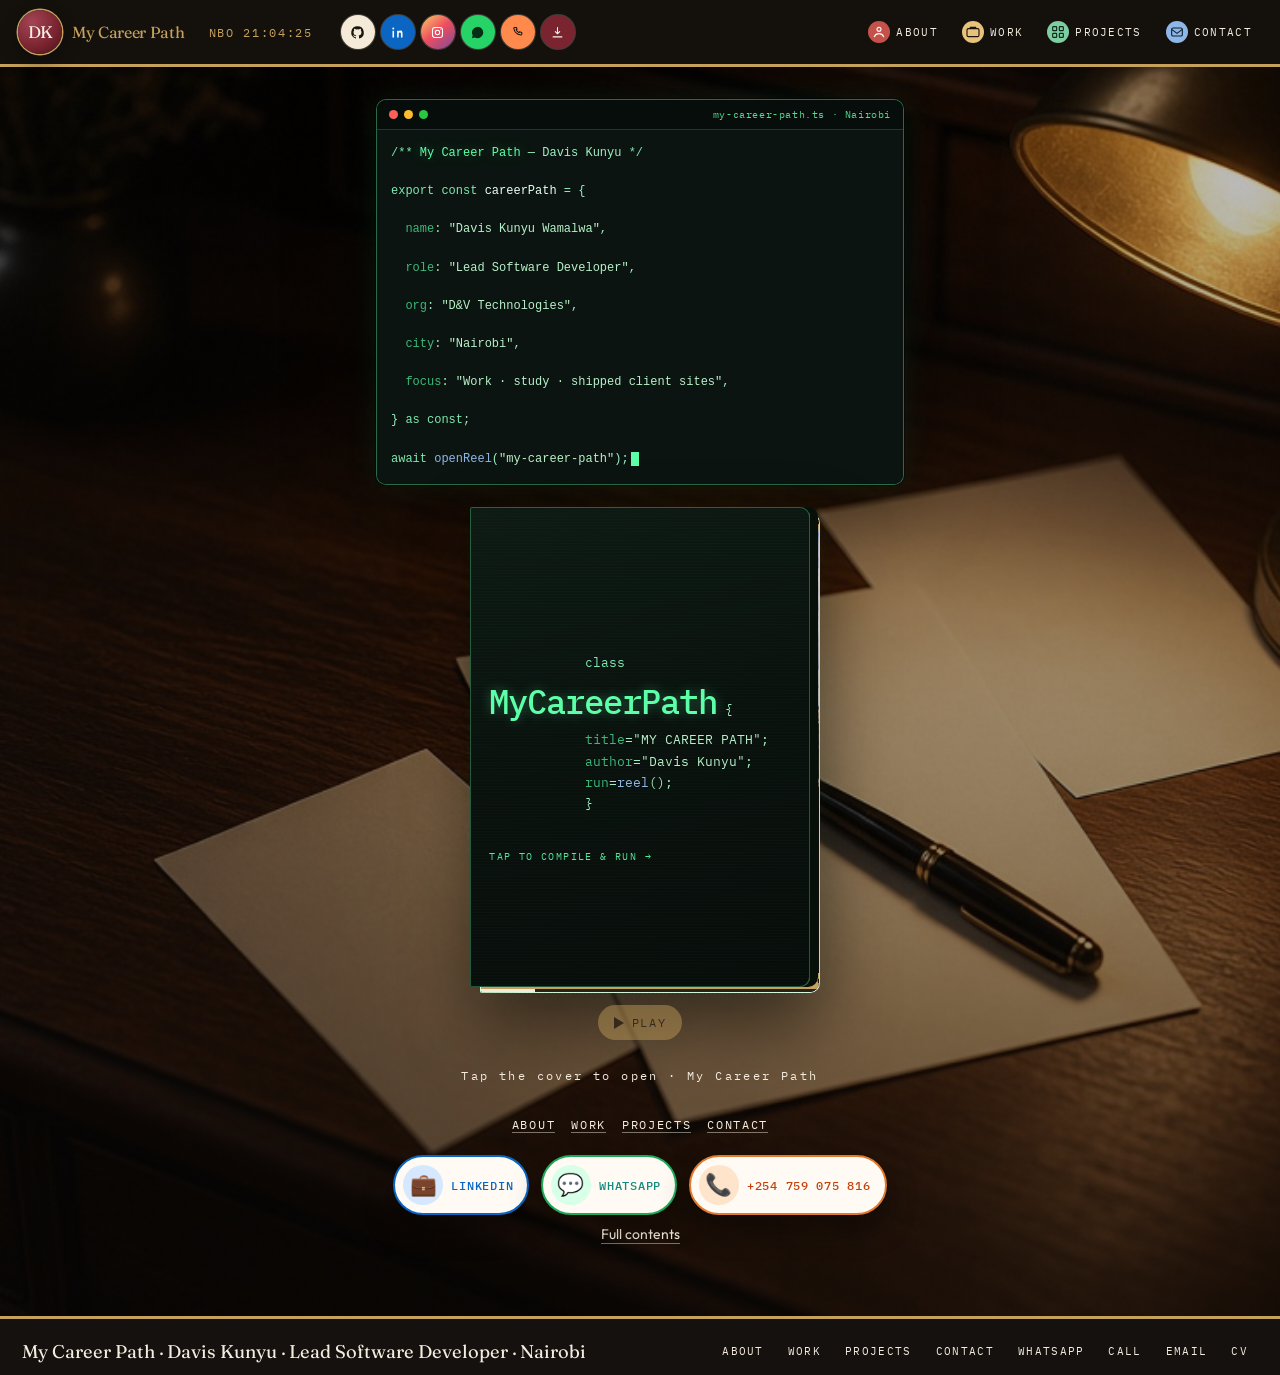
<file: index.html>
<!DOCTYPE html>
<html lang="en">
<head>
  <meta charset="UTF-8" />
  <meta name="viewport" content="width=device-width, initial-scale=1.0" />
  <title>My Career Path — Davis Kunyu</title>
  <meta name="description" content="My Career Path: Davis Kunyu Wamalwa, Lead Software Developer in Nairobi. Interactive career reel and portfolio chapters." />
  <link rel="canonical" href="https://davis.dvtechnologies.xyz/" />
  <meta property="og:title" content="My Career Path — Davis Kunyu" />
  <meta property="og:description" content="Open My Career Path. Six scenes, then About, Work, Projects, and Contact." />
  <meta property="og:url" content="https://davis.dvtechnologies.xyz/" />
  <meta name="theme-color" content="#7a2430" />
  <link rel="icon" href="/favicon.svg?v=8" type="image/svg+xml" />
  <link rel="preconnect" href="https://fonts.googleapis.com" />
  <link rel="preconnect" href="https://fonts.gstatic.com" crossorigin />
  <link href="https://fonts.googleapis.com/css2?family=Fraunces:ital,opsz,wght@0,9..144,500;1,9..144,500&family=IBM+Plex+Mono:wght@400;500&family=Outfit:wght@400;500&display=swap" rel="stylesheet" />
  <link rel="stylesheet" href="/book.css?v=8" />
</head>
<body class="home-career">
  <header class="top">
  <a class="brand" href="/" aria-label="My Career Path — Davis Kunyu home"><span class="mark" aria-hidden="true">DK</span><span class="brand-word">My Career Path</span></a>
  <time class="clock" id="nbo-clock">NBO</time>
  <div class="icon-row" aria-label="Profiles">
    <a href="https://github.com/daviesqunyu" aria-label="GitHub"><svg viewBox="0 0 24 24"><path fill="currentColor" d="M12 2a10 10 0 0 0-3.16 19.49c.5.09.68-.22.68-.48v-1.7c-2.78.6-3.37-1.34-3.37-1.34-.45-1.16-1.1-1.47-1.1-1.47-.9-.62.07-.6.07-.6 1 .07 1.53 1.04 1.53 1.04.89 1.53 2.34 1.09 2.91.83.09-.65.35-1.09.63-1.34-2.22-.25-4.56-1.11-4.56-4.95 0-1.09.39-1.99 1.03-2.69-.1-.25-.45-1.27.1-2.65 0 0 .84-.27 2.75 1.02A9.56 9.56 0 0 1 12 6.8a9.6 9.6 0 0 1 2.5.34c1.9-1.29 2.74-1.02 2.74-1.02.55 1.38.2 2.4.1 2.65.64.7 1.03 1.6 1.03 2.69 0 3.85-2.34 4.7-4.57 4.95.36.31.68.92.68 1.86v2.76c0 .26.18.58.69.48A10 10 0 0 0 12 2z"/></svg></a>
    <a href="https://www.linkedin.com/in/davis-kunyu" aria-label="LinkedIn"><svg viewBox="0 0 24 24"><path fill="currentColor" d="M6.5 9H4V20h2.5V9zM5.2 4A1.6 1.6 0 1 0 5.2 7.2 1.6 1.6 0 0 0 5.2 4zM20 20h-2.5v-5.6c0-1.55-.56-2.4-1.72-2.4-1.24 0-1.88.84-1.88 2.4V20H11.4V9H13.8v1.5c.5-.8 1.5-1.7 3.2-1.7 2.2 0 3 1.45 3 4.1V20z"/></svg></a>
    <a href="https://www.instagram.com/jerara_/" aria-label="Instagram"><svg viewBox="0 0 24 24"><rect x="4" y="4" width="16" height="16" rx="4" fill="none" stroke="currentColor" stroke-width="1.7"/><circle cx="12" cy="12" r="3.5" fill="none" stroke="currentColor" stroke-width="1.7"/><circle cx="17.2" cy="6.8" r="0.8" fill="currentColor"/></svg></a>
    <a href="https://wa.me/254759075816" aria-label="WhatsApp"><svg viewBox="0 0 24 24"><path fill="currentColor" d="M12 3a9 9 0 0 0-7.7 13.5L3 21l4.7-1.2A9 9 0 1 0 12 3zm4.1 11c-.2-.1-1.2-.6-1.4-.7-.2-.1-.3-.1-.5.1l-.5.6c-.1.2-.3.2-.5.1a6 6 0 0 1-1.8-1.1 6.6 6.6 0 0 1-1.2-1.5c-.1-.2 0-.3.1-.4l.4-.4.2-.3c.1-.1 0-.3 0-.4l-.7-1.6c-.2-.4-.3-.4-.5-.4h-.4c-.2 0-.4.1-.6.3-.2.2-.8.7-.8 1.8s.8 2.1.9 2.2c.1.2 1.5 2.4 3.7 3.3.5.2 1 .4 1.4.5.4-.1 1.2-.5 1.4-1 .2-.5.2-.9.1-1-.1-.1-.2-.1-.4-.2z"/></svg></a>
    <a href="tel:+254759075816" aria-label="Call"><svg viewBox="0 0 24 24"><path fill="none" stroke="currentColor" stroke-width="1.7" stroke-linejoin="round" d="M8 4h2.2l1.1 2.8-1.5.9a11 11 0 0 0 4.5 4.5l.9-1.5L18.9 12V14.2A1.8 1.8 0 0 1 17.2 16 13.2 13.2 0 0 1 6 4.8 1.8 1.8 0 0 1 8 4z"/></svg></a>
    <a href="/cv.pdf" download="Davis-Kunyu-CV.pdf" aria-label="Download CV"><svg viewBox="0 0 24 24"><path fill="none" stroke="currentColor" stroke-width="1.7" stroke-linecap="round" d="M12 4v10m0 0l-3.5-3.5M12 14l3.5-3.5M5 19h14"/></svg></a>
  </div>
  <button class="menu" type="button" aria-expanded="false" aria-controls="site-nav">Menu</button>
  <nav id="site-nav" aria-label="Chapters">
    <a href="/about/"><svg viewBox="0 0 24 24" aria-hidden="true"><circle cx="12" cy="8" r="3" fill="none" stroke="currentColor" stroke-width="1.7"/><path d="M5 19c1.4-3 3.6-4.5 7-4.5S17.6 16 19 19" fill="none" stroke="currentColor" stroke-width="1.7" stroke-linecap="round"/></svg>About</a>
    <a href="/work/"><svg viewBox="0 0 24 24" aria-hidden="true"><rect x="3" y="7" width="18" height="12" rx="2" fill="none" stroke="currentColor" stroke-width="1.7"/><path d="M8 7V5h8v2" fill="none" stroke="currentColor" stroke-width="1.7"/></svg>Work</a>
    <a href="/projects/"><svg viewBox="0 0 24 24" aria-hidden="true"><rect x="4" y="4" width="6" height="6" rx="1" fill="none" stroke="currentColor" stroke-width="1.7"/><rect x="14" y="4" width="6" height="6" rx="1" fill="none" stroke="currentColor" stroke-width="1.7"/><rect x="4" y="14" width="6" height="6" rx="1" fill="none" stroke="currentColor" stroke-width="1.7"/><rect x="14" y="14" width="6" height="6" rx="1" fill="none" stroke="currentColor" stroke-width="1.7"/></svg>Projects</a>
    <a href="/write/"><svg viewBox="0 0 24 24" aria-hidden="true"><rect x="4" y="6" width="16" height="12" rx="2" fill="none" stroke="currentColor" stroke-width="1.7"/><path d="M4 8l8 6 8-6" fill="none" stroke="currentColor" stroke-width="1.7"/></svg>Contact</a>
  </nav>
</header>
  <main class="stage">
    <img class="stage-bg" src="/images/desk-night.jpg" alt="" />
    <div class="wash" aria-hidden="true"></div>
    <div class="opener">
      <div class="code-hero" aria-labelledby="code-hero-heading">
        <p id="code-hero-heading" class="visually-hidden">My Career Path — portfolio in code</p>
        <div class="code-window">
          <div class="code-bar" aria-hidden="true">
            <span class="dot dot-r"></span><span class="dot dot-y"></span><span class="dot dot-g"></span>
            <span class="code-filename">my-career-path.ts · Nairobi</span>
          </div>
          <pre class="code-block"><code><span class="c-line"><span class="c-kw">/**</span> <span class="c-hl">My Career Path</span> — Davis Kunyu <span class="c-kw">*/</span></span>
<span class="c-line"><span class="c-kw">export const</span> <span class="c-id">careerPath</span> = {</span>
<span class="c-line">  <span class="c-key">name</span>: <span class="c-str">"Davis Kunyu Wamalwa"</span>,</span>
<span class="c-line">  <span class="c-key">role</span>: <span class="c-str">"Lead Software Developer"</span>,</span>
<span class="c-line">  <span class="c-key">org</span>: <span class="c-str">"D&amp;V Technologies"</span>,</span>
<span class="c-line">  <span class="c-key">city</span>: <span class="c-str">"Nairobi"</span>,</span>
<span class="c-line">  <span class="c-key">focus</span>: <span class="c-str">"Work · study · shipped client sites"</span>,</span>
<span class="c-line">} <span class="c-kw">as const</span>;</span>
<span class="c-line"><span class="c-kw">await</span> <span class="c-fn">openReel</span>(<span class="c-str">"my-career-path"</span>);<span class="c-cursor" aria-hidden="true"></span></span></code></pre>
        </div>
      </div>
      <div class="volume volume-terminal" id="book" role="group" aria-label="My Career Path volume">
        <span class="volume-pages">
          <span class="film" id="reel">
            <span class="perfs" aria-hidden="true"></span>
            <span class="screen">
              <span class="shot is-on" data-scene-title="Davis Kunyu" data-scene-blurb="Lead Software Developer, D&amp;V Technologies · Nairobi.">
                <img src="/images/nairobi-pexels.jpg" alt="Nairobi skyline at dusk" />
                <span class="line"><small>Scene 01</small><strong>Davis Kunyu</strong><em>Lead Software Developer, D&amp;V Technologies · Nairobi.</em></span>
              </span>
              <span class="shot" data-scene-title="Payments" data-scene-blurb="Payments and sales bots for D&amp;V.">
                <img src="/images/phone-pay.jpg" alt="Phone payment terminal" />
                <span class="line"><small>Scene 02</small><strong>Payments</strong><em>Company payment and sales automation.</em></span>
              </span>
              <span class="shot" data-scene-title="Davis Hotel" data-scene-blurb="Hotel management from lobby to desk.">
                <img src="/images/hotel-lobby-pexels.jpg" alt="Hotel lobby" />
                <span class="line"><small>Scene 03</small><strong>Davis Hotel</strong><em>Hospitality software, end to end.</em></span>
              </span>
              <span class="shot" data-scene-title="Traffic" data-scene-blurb="Nairobi traffic-light control tooling.">
                <img src="/images/red-lights.jpg" alt="Traffic lights at night" />
                <span class="line"><small>Scene 04</small><strong>Traffic</strong><em>TLCS and Nairobi road systems.</em></span>
              </span>
              <span class="shot" data-scene-title="Ndakaru" data-scene-blurb="Client site ndakaru.co.ke · Bridan buildwithbridan.com.">
                <img src="/images/build-site.jpg" alt="Construction site" />
                <span class="line"><small>Scene 05</small><strong>Ndakaru</strong><em>ndakaru.co.ke — Bridan Design Build.</em></span>
              </span>
              <span class="shot" data-scene-title="D&amp;V" data-scene-blurb="dvtechnologies.xyz and public GitHub repos.">
                <img src="/images/code-desk.jpg" alt="Developer desk with code" />
                <span class="line"><small>Scene 06</small><strong>D&amp;V</strong><em>dvtechnologies.xyz · then open the chapters.</em></span>
              </span>
            </span>
            <span class="perfs" aria-hidden="true"></span>
            <span class="filmbar" aria-hidden="true"><i id="film-bar"></i></span>
          </span>
        </span>
        <button type="button" class="volume-cover terminal-cover" id="cover-open" aria-label="Open My Career Path reel">
          <span class="cover-scan" aria-hidden="true"></span>
          <span class="cover-code">
            <span class="c-kw">class</span> <span class="c-hl cover-brand">MyCareerPath</span> {
            <span class="c-key">title</span>=<span class="c-str">"MY CAREER PATH"</span>;
            <span class="c-key">author</span>=<span class="c-str">"Davis Kunyu"</span>;
            <span class="c-key">run</span>=<span class="c-fn">reel</span>();
            }
          </span>
          <em class="cover-cta">Tap to compile &amp; run →</em>
        </button>
      </div>
      <div class="book-controls">
        <div class="scene-nav" id="scene-nav" role="tablist" aria-label="Jump to scene" hidden></div>
        <button class="play" id="play" type="button" aria-label="Play the My Career Path reel" disabled>
          <span class="play-mark" aria-hidden="true"></span>
          <span id="play-label">Play</span>
        </button>
        <button class="book-close" id="book-close" type="button" hidden aria-label="Close My Career Path">Close</button>
      </div>
      <p class="hint" id="hint">Tap the cover to open · My Career Path</p>
      <nav class="chapters" aria-label="Portfolio chapters">
        <a href="/about/">About</a>
        <a href="/work/">Work</a>
        <a href="/projects/">Projects</a>
        <a href="/write/">Contact</a>
      </nav>
      <nav class="reach" aria-label="LinkedIn, WhatsApp, and phone">
        <a class="sticker in" href="https://www.linkedin.com/in/davis-kunyu" target="_blank" rel="noopener">
          <span class="emoji" aria-hidden="true">💼</span>
          <b>LinkedIn</b>
        </a>
        <a class="sticker wa" href="https://wa.me/254759075816" target="_blank" rel="noopener">
          <span class="emoji" aria-hidden="true">💬</span>
          <b>WhatsApp</b>
        </a>
        <a class="sticker call" href="tel:+254759075816">
          <span class="emoji" aria-hidden="true">📞</span>
          <b>+254 759 075 816</b>
        </a>
      </nav>
      <a class="skip-read" href="/contents/">Full contents</a>
    </div>
  </main>
  <footer class="foot">
  <p>My Career Path · Davis Kunyu · Lead Software Developer · Nairobi</p>
  <nav aria-label="Footer">
    <a href="/about/" aria-label="About">About</a>
    <a href="/work/" aria-label="Work">Work</a>
    <a href="/projects/" aria-label="Projects">Projects</a>
    <a href="/write/" aria-label="Contact">Contact</a>
    <a href="https://wa.me/254759075816" aria-label="WhatsApp">WhatsApp</a>
    <a href="tel:+254759075816" aria-label="Call">Call</a>
    <a href="mailto:daviskunyu@gmail.com" aria-label="Email">Email</a>
    <a href="/cv.pdf" download="Davis-Kunyu-CV.pdf" aria-label="CV">CV</a>
  </nav>
</footer>
  <script src="/shell.js?v=8"></script>
</body>
</html>
</file>
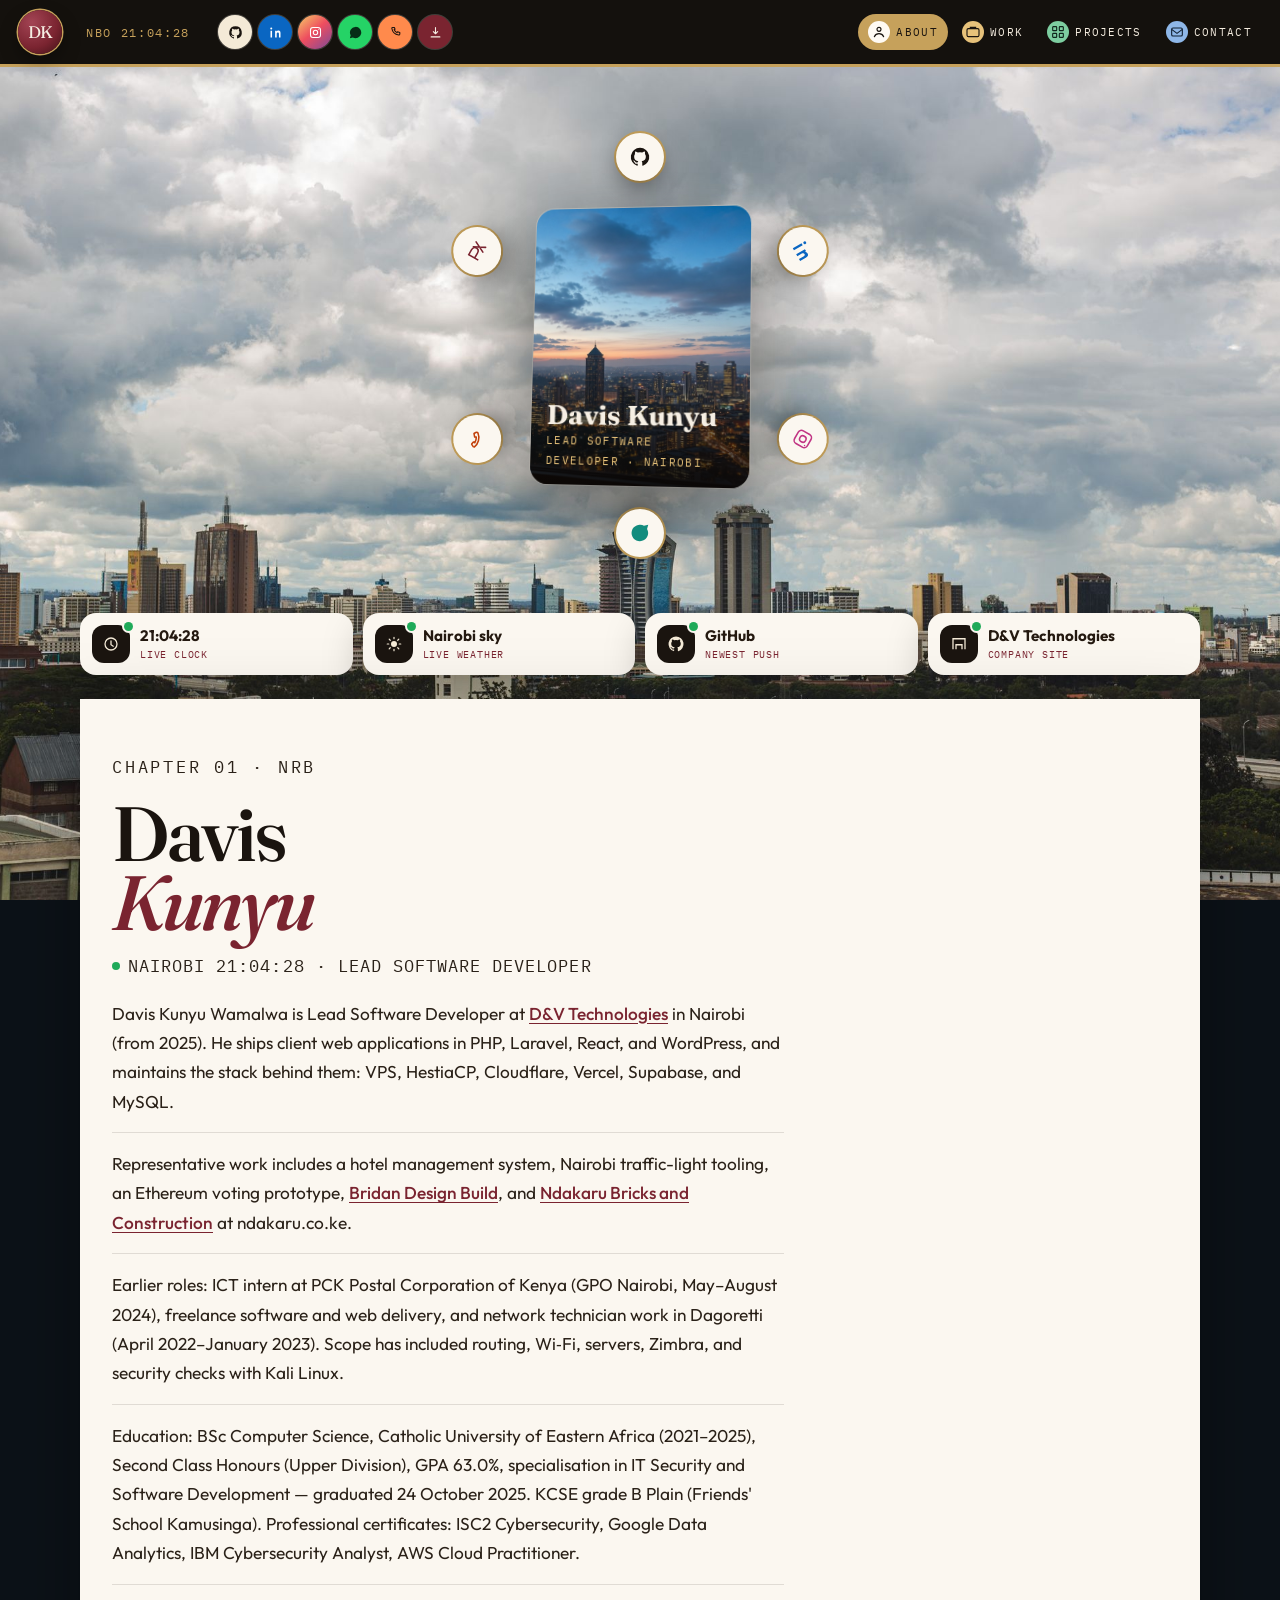
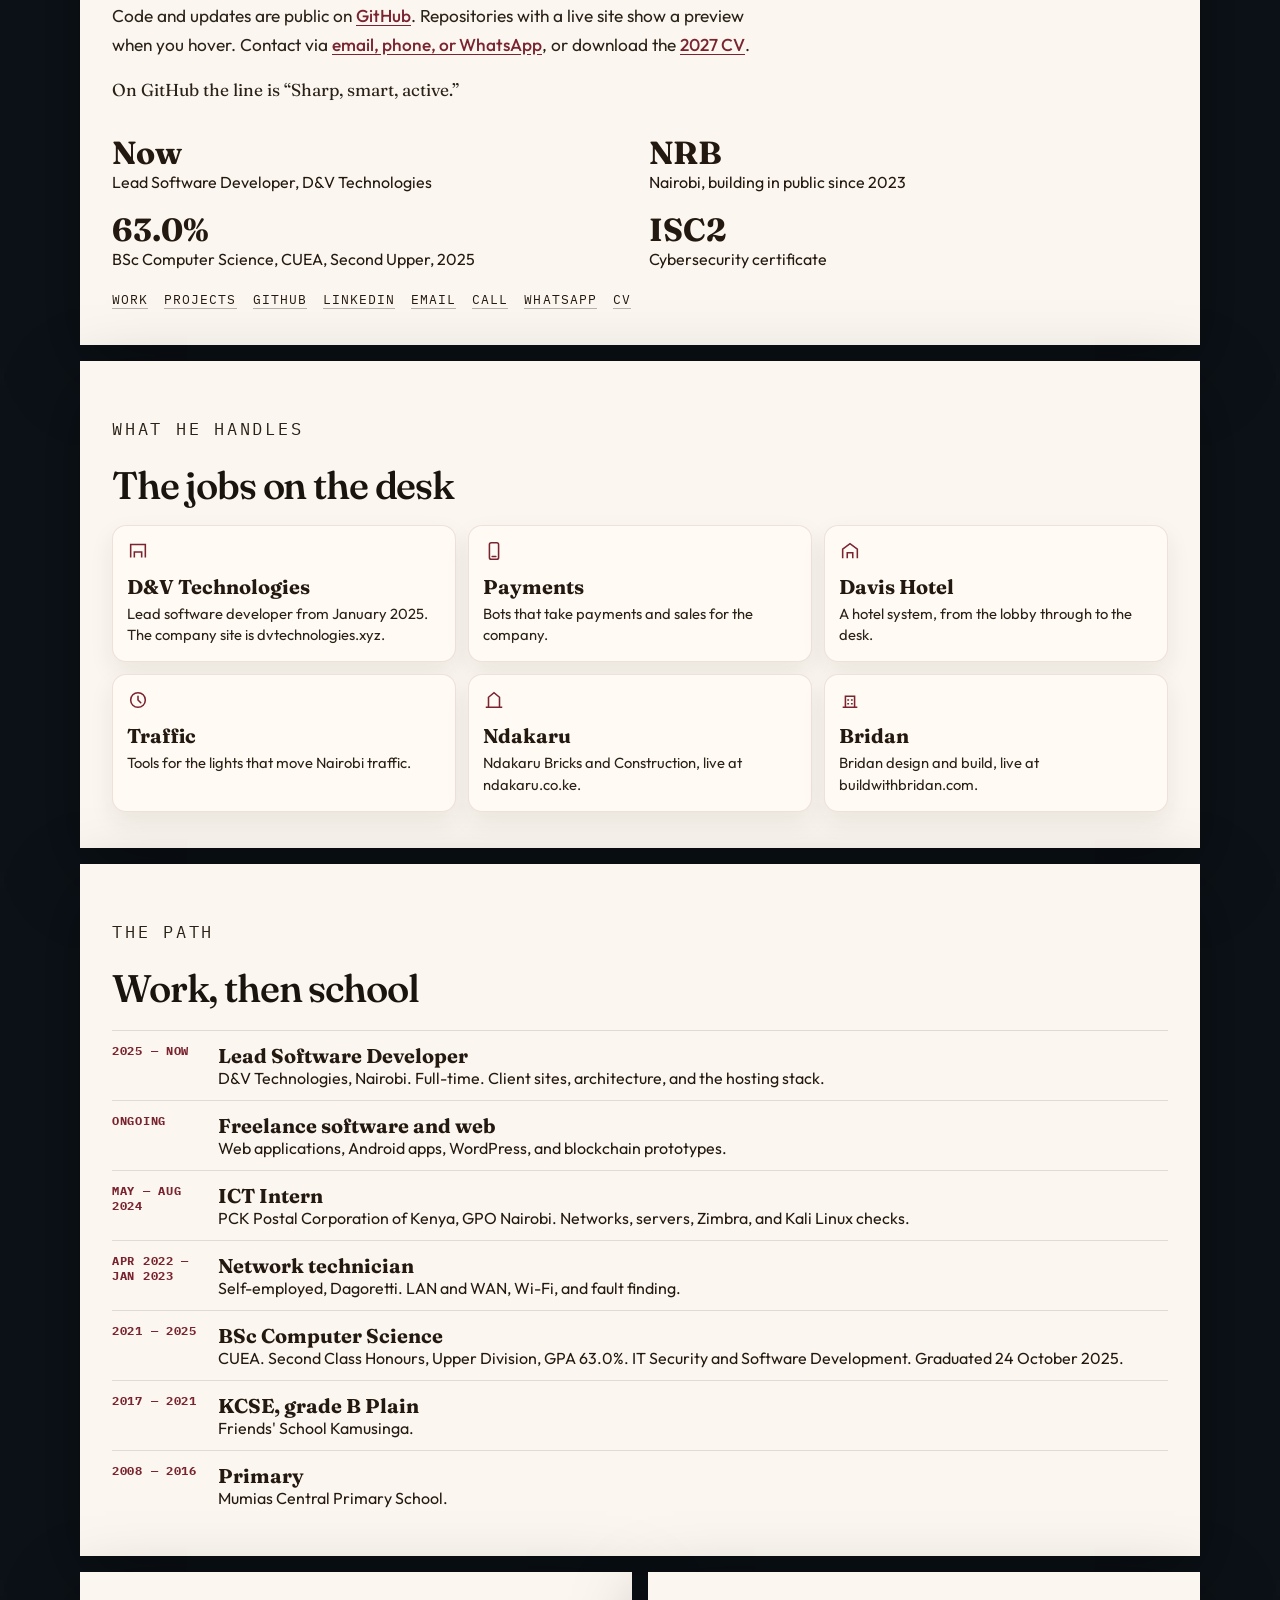
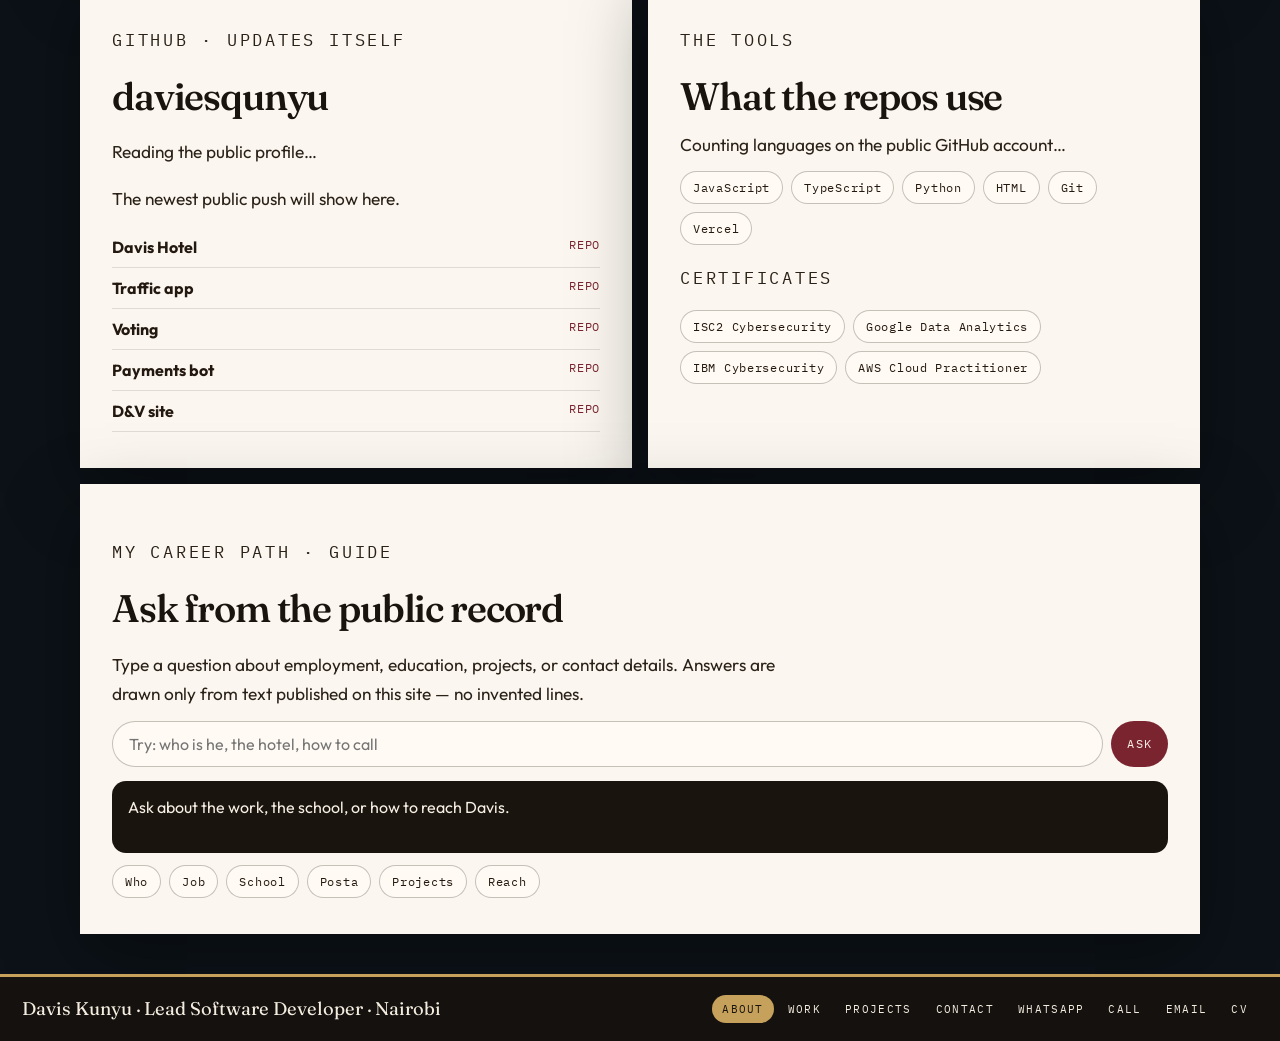
<file: about/index.html>
<!DOCTYPE html>
<html lang="en">
<head>
  <meta charset="UTF-8" />
  <meta name="viewport" content="width=device-width, initial-scale=1.0" />
  <title>About — Davis Kunyu</title>
  <meta name="description" content="Davis Kunyu Wamalwa, Lead Software Developer at D&amp;V Technologies in Nairobi. Education, clients, and public GitHub work." />
  <link rel="icon" href="/favicon.svg?v=6" type="image/svg+xml" />
  <link href="https://fonts.googleapis.com/css2?family=Fraunces:ital,opsz,wght@0,9..144,500;1,9..144,500&family=IBM+Plex+Mono:wght@400;500&family=Outfit:wght@400;500&display=swap" rel="stylesheet" />
  <link rel="stylesheet" href="/book.css?v=6" />
</head>
<body>
<header class="top">
  <a class="brand" href="/" aria-label="Davis Kunyu, home"><span class="mark" aria-hidden="true">DK</span></a>
  <time class="clock" id="nbo-clock">NBO</time>
  <div class="icon-row" aria-label="Profiles">
    <a href="https://github.com/daviesqunyu" aria-label="GitHub"><svg viewBox="0 0 24 24"><path fill="currentColor" d="M12 2a10 10 0 0 0-3.16 19.49c.5.09.68-.22.68-.48v-1.7c-2.78.6-3.37-1.34-3.37-1.34-.45-1.16-1.1-1.47-1.1-1.47-.9-.62.07-.6.07-.6 1 .07 1.53 1.04 1.53 1.04.89 1.53 2.34 1.09 2.91.83.09-.65.35-1.09.63-1.34-2.22-.25-4.56-1.11-4.56-4.95 0-1.09.39-1.99 1.03-2.69-.1-.25-.45-1.27.1-2.65 0 0 .84-.27 2.75 1.02A9.56 9.56 0 0 1 12 6.8a9.6 9.6 0 0 1 2.5.34c1.9-1.29 2.74-1.02 2.74-1.02.55 1.38.2 2.4.1 2.65.64.7 1.03 1.6 1.03 2.69 0 3.85-2.34 4.7-4.57 4.95.36.31.68.92.68 1.86v2.76c0 .26.18.58.69.48A10 10 0 0 0 12 2z"/></svg></a>
    <a href="https://www.linkedin.com/in/davis-kunyu" aria-label="LinkedIn"><svg viewBox="0 0 24 24"><path fill="currentColor" d="M6.5 9H4V20h2.5V9zM5.2 4A1.6 1.6 0 1 0 5.2 7.2 1.6 1.6 0 0 0 5.2 4zM20 20h-2.5v-5.6c0-1.55-.56-2.4-1.72-2.4-1.24 0-1.88.84-1.88 2.4V20H11.4V9H13.8v1.5c.5-.8 1.5-1.7 3.2-1.7 2.2 0 3 1.45 3 4.1V20z"/></svg></a>
    <a href="https://www.instagram.com/jerara_/" aria-label="Instagram"><svg viewBox="0 0 24 24"><rect x="4" y="4" width="16" height="16" rx="4" fill="none" stroke="currentColor" stroke-width="1.7"/><circle cx="12" cy="12" r="3.5" fill="none" stroke="currentColor" stroke-width="1.7"/><circle cx="17.2" cy="6.8" r="0.8" fill="currentColor"/></svg></a>
    <a href="https://wa.me/254759075816" aria-label="WhatsApp"><svg viewBox="0 0 24 24"><path fill="currentColor" d="M12 3a9 9 0 0 0-7.7 13.5L3 21l4.7-1.2A9 9 0 1 0 12 3zm4.1 11c-.2-.1-1.2-.6-1.4-.7-.2-.1-.3-.1-.5.1l-.5.6c-.1.2-.3.2-.5.1a6 6 0 0 1-1.8-1.1 6.6 6.6 0 0 1-1.2-1.5c-.1-.2 0-.3.1-.4l.4-.4.2-.3c.1-.1 0-.3 0-.4l-.7-1.6c-.2-.4-.3-.4-.5-.4h-.4c-.2 0-.4.1-.6.3-.2.2-.8.7-.8 1.8s.8 2.1.9 2.2c.1.2 1.5 2.4 3.7 3.3.5.2 1 .4 1.4.5.4-.1 1.2-.5 1.4-1 .2-.5.2-.9.1-1-.1-.1-.2-.1-.4-.2z"/></svg></a>
    <a href="tel:+254759075816" aria-label="Call"><svg viewBox="0 0 24 24"><path fill="none" stroke="currentColor" stroke-width="1.7" stroke-linejoin="round" d="M8 4h2.2l1.1 2.8-1.5.9a11 11 0 0 0 4.5 4.5l.9-1.5L18.9 12V14.2A1.8 1.8 0 0 1 17.2 16 13.2 13.2 0 0 1 6 4.8 1.8 1.8 0 0 1 8 4z"/></svg></a>
    <a href="/cv.pdf" download="Davis-Kunyu-CV.pdf" aria-label="Download CV"><svg viewBox="0 0 24 24"><path fill="none" stroke="currentColor" stroke-width="1.7" stroke-linecap="round" d="M12 4v10m0 0l-3.5-3.5M12 14l3.5-3.5M5 19h14"/></svg></a>
  </div>
  <button class="menu" type="button" aria-expanded="false" aria-controls="site-nav">Menu</button>
  <nav id="site-nav" aria-label="Chapters">
    <a href="/about/"><svg viewBox="0 0 24 24" aria-hidden="true"><circle cx="12" cy="8" r="3" fill="none" stroke="currentColor" stroke-width="1.7"/><path d="M5 19c1.4-3 3.6-4.5 7-4.5S17.6 16 19 19" fill="none" stroke="currentColor" stroke-width="1.7" stroke-linecap="round"/></svg>About</a>
    <a href="/work/"><svg viewBox="0 0 24 24" aria-hidden="true"><rect x="3" y="7" width="18" height="12" rx="2" fill="none" stroke="currentColor" stroke-width="1.7"/><path d="M8 7V5h8v2" fill="none" stroke="currentColor" stroke-width="1.7"/></svg>Work</a>
    <a href="/projects/"><svg viewBox="0 0 24 24" aria-hidden="true"><rect x="4" y="4" width="6" height="6" rx="1" fill="none" stroke="currentColor" stroke-width="1.7"/><rect x="14" y="4" width="6" height="6" rx="1" fill="none" stroke="currentColor" stroke-width="1.7"/><rect x="4" y="14" width="6" height="6" rx="1" fill="none" stroke="currentColor" stroke-width="1.7"/><rect x="14" y="14" width="6" height="6" rx="1" fill="none" stroke="currentColor" stroke-width="1.7"/></svg>Projects</a>
    <a href="/write/"><svg viewBox="0 0 24 24" aria-hidden="true"><rect x="4" y="6" width="16" height="12" rx="2" fill="none" stroke="currentColor" stroke-width="1.7"/><path d="M4 8l8 6 8-6" fill="none" stroke="currentColor" stroke-width="1.7"/></svg>Contact</a>
  </nav>
</header>

  <div class="person">
    <section class="about-stage" aria-label="Live portrait">
      <div class="stage-3d" id="tilt-wrap">
        <div class="ring">
          <a class="orb" style="--i:0" href="https://github.com/daviesqunyu" aria-label="GitHub"><span class="orb-face"><svg viewBox="0 0 24 24"><path fill="currentColor" d="M12 2a10 10 0 0 0-3.16 19.49c.5.09.68-.22.68-.48v-1.7c-2.78.6-3.37-1.34-3.37-1.34-.45-1.16-1.1-1.47-1.1-1.47-.9-.62.07-.6.07-.6 1 .07 1.53 1.04 1.53 1.04.89 1.53 2.34 1.09 2.91.83.09-.65.35-1.09.63-1.34-2.22-.25-4.56-1.11-4.56-4.95 0-1.09.39-1.99 1.03-2.69-.1-.25-.45-1.27.1-2.65 0 0 .84-.27 2.75 1.02A9.56 9.56 0 0 1 12 6.8a9.6 9.6 0 0 1 2.5.34c1.9-1.29 2.74-1.02 2.74-1.02.55 1.38.2 2.4.1 2.65.64.7 1.03 1.6 1.03 2.69 0 3.85-2.34 4.7-4.57 4.95.36.31.68.92.68 1.86v2.76c0 .26.18.58.69.48A10 10 0 0 0 12 2z"/></svg></span></a>
          <a class="orb" style="--i:1" href="https://www.linkedin.com/in/davis-kunyu" aria-label="LinkedIn"><span class="orb-face"><svg viewBox="0 0 24 24"><path fill="currentColor" d="M6.5 9H4V20h2.5V9zM5.2 4A1.6 1.6 0 1 0 5.2 7.2 1.6 1.6 0 0 0 5.2 4zM20 20h-2.5v-5.6c0-1.55-.56-2.4-1.72-2.4-1.24 0-1.88.84-1.88 2.4V20H11.4V9H13.8v1.5c.5-.8 1.5-1.7 3.2-1.7 2.2 0 3 1.45 3 4.1V20z"/></svg></span></a>
          <a class="orb" style="--i:2" href="https://www.instagram.com/jerara_/" aria-label="Instagram"><span class="orb-face"><svg viewBox="0 0 24 24"><rect x="4" y="4" width="16" height="16" rx="4" fill="none" stroke="currentColor" stroke-width="1.7"/><circle cx="12" cy="12" r="3.5" fill="none" stroke="currentColor" stroke-width="1.7"/><circle cx="17.2" cy="6.8" r="0.8" fill="currentColor"/></svg></span></a>
          <a class="orb" style="--i:3" href="https://wa.me/254759075816" aria-label="WhatsApp"><span class="orb-face"><svg viewBox="0 0 24 24"><path fill="currentColor" d="M12 3a9 9 0 0 0-7.7 13.5L3 21l4.7-1.2A9 9 0 1 0 12 3zm4.1 11c-.2-.1-1.2-.6-1.4-.7-.2-.1-.3-.1-.5.1l-.5.6c-.1.2-.3.2-.5.1a6 6 0 0 1-1.8-1.1 6.6 6.6 0 0 1-1.2-1.5c-.1-.2 0-.3.1-.4l.4-.4.2-.3c.1-.1 0-.3 0-.4l-.7-1.6c-.2-.4-.3-.4-.5-.4h-.4c-.2 0-.4.1-.6.3-.2.2-.8.7-.8 1.8s.8 2.1.9 2.2c.1.2 1.5 2.4 3.7 3.3.5.2 1 .4 1.4.5.4-.1 1.2-.5 1.4-1 .2-.5.2-.9.1-1-.1-.1-.2-.1-.4-.2z"/></svg></span></a>
          <a class="orb" style="--i:4" href="tel:+254759075816" aria-label="Call"><span class="orb-face"><svg viewBox="0 0 24 24"><path fill="none" stroke="currentColor" stroke-width="1.7" stroke-linejoin="round" d="M8 4h2.2l1.1 2.8-1.5.9a11 11 0 0 0 4.5 4.5l.9-1.5L18.9 12V14.2A1.8 1.8 0 0 1 17.2 16 13.2 13.2 0 0 1 6 4.8 1.8 1.8 0 0 1 8 4z"/></svg></span></a>
          <a class="orb" style="--i:5" href="https://dvtechnologies.xyz" aria-label="D and V Technologies"><span class="orb-face"><svg viewBox="0 0 24 24"><path fill="none" stroke="currentColor" stroke-width="1.7" d="M4 18V6h6.2c2.6 0 4.2 1.5 4.2 3.7S12.8 13.4 10.2 13.4H4"/><path fill="none" stroke="currentColor" stroke-width="1.7" stroke-linecap="round" d="M14 6l6 12M20 6l-6 12"/></svg></span></a>
        </div>
        <div class="tilt" id="tilt">
          <img src="/images/nairobi-dusk.jpg" alt="Nairobi at dusk" />
          <div class="tilt-face">
            <strong>Davis Kunyu</strong>
            <em>Lead Software Developer · Nairobi</em>
          </div>
        </div>
      </div>
      <div class="live-row">
        <div class="live-pill">
          <span class="live-ico" aria-hidden="true"><span class="dot"></span><svg viewBox="0 0 24 24"><circle cx="12" cy="12" r="8" fill="none" stroke="currentColor" stroke-width="1.7"/><path d="M12 8v5l3 2" fill="none" stroke="currentColor" stroke-width="1.7" stroke-linecap="round"/></svg></span>
          <span><b id="live-clock">Nairobi</b><small>Live clock</small></span>
        </div>
        <div class="live-pill">
          <span class="live-ico" aria-hidden="true"><span class="dot"></span><svg viewBox="0 0 24 24"><circle cx="12" cy="12" r="4" fill="currentColor"/><path d="M12 3v2M12 19v2M3 12h2M19 12h2M5.6 5.6l1.4 1.4M17 17l1.4 1.4M18.4 5.6L17 7M7 17l-1.4 1.4" fill="none" stroke="currentColor" stroke-width="1.6" stroke-linecap="round"/></svg></span>
          <span><b id="live-sky">Nairobi sky</b><small>Live weather</small></span>
        </div>
        <a class="live-pill" href="https://github.com/daviesqunyu">
          <span class="live-ico" aria-hidden="true"><span class="dot"></span><svg viewBox="0 0 24 24"><path fill="currentColor" d="M12 2a10 10 0 0 0-3.16 19.49c.5.09.68-.22.68-.48v-1.7c-2.78.6-3.37-1.34-3.37-1.34-.45-1.16-1.1-1.47-1.1-1.47-.9-.62.07-.6.07-.6 1 .07 1.53 1.04 1.53 1.04.89 1.53 2.34 1.09 2.91.83.09-.65.35-1.09.63-1.34-2.22-.25-4.56-1.11-4.56-4.95 0-1.09.39-1.99 1.03-2.69-.1-.25-.45-1.27.1-2.65 0 0 .84-.27 2.75 1.02A9.56 9.56 0 0 1 12 6.8a9.6 9.6 0 0 1 2.5.34c1.9-1.29 2.74-1.02 2.74-1.02.55 1.38.2 2.4.1 2.65.64.7 1.03 1.6 1.03 2.69 0 3.85-2.34 4.7-4.57 4.95.36.31.68.92.68 1.86v2.76c0 .26.18.58.69.48A10 10 0 0 0 12 2z"/></svg></span>
          <span><b id="live-repos">GitHub</b><small id="live-push">Newest push</small></span>
        </a>
        <a class="live-pill" href="https://dvtechnologies.xyz">
          <span class="live-ico" aria-hidden="true"><span class="dot"></span><svg viewBox="0 0 24 24"><path fill="none" stroke="currentColor" stroke-width="1.7" d="M4 19V5h16v14"/><path fill="none" stroke="currentColor" stroke-width="1.7" d="M8 19v-6h8v6"/></svg></span>
          <span><b>D&amp;V Technologies</b><small>Company site</small></span>
        </a>
      </div>
    </section>
    <main class="nrb about-long">
      <article class="copy story">
        <p class="kicker">Chapter 01 · NRB</p>
        <h1>Davis<br /><em>Kunyu</em></h1>
        <p class="now"><span class="pulse" aria-hidden="true"></span><span id="about-now">Nairobi · Lead Software Developer</span></p>
        <p class="lede">Davis Kunyu Wamalwa is Lead Software Developer at <a href="https://dvtechnologies.xyz">D&amp;V Technologies</a> in Nairobi (from 2025). He ships client web applications in PHP, Laravel, React, and WordPress, and maintains the stack behind them: VPS, HestiaCP, Cloudflare, Vercel, Supabase, and MySQL.</p>
        <p class="lede">Representative work includes a hotel management system, Nairobi traffic-light tooling, an Ethereum voting prototype, <a href="https://buildwithbridan.com">Bridan Design Build</a>, and <a href="https://ndakaru.co.ke">Ndakaru Bricks and Construction</a> at ndakaru.co.ke.</p>
        <p class="lede">Earlier roles: ICT intern at PCK Postal Corporation of Kenya (GPO Nairobi, May–August 2024), freelance software and web delivery, and network technician work in Dagoretti (April 2022–January 2023). Scope has included routing, Wi‑Fi, servers, Zimbra, and security checks with Kali Linux.</p>
        <p class="lede">Education: BSc Computer Science, Catholic University of Eastern Africa (2021–2025), Second Class Honours (Upper Division), GPA 63.0%, specialisation in IT Security and Software Development — graduated 24 October 2025. KCSE grade B Plain (Friends' School Kamusinga). Professional certificates: ISC2 Cybersecurity, Google Data Analytics, IBM Cybersecurity Analyst, AWS Cloud Practitioner.</p>
        <p class="lede">Code and updates are public on <a href="https://github.com/daviesqunyu">GitHub</a>. Repositories with a live site show a preview when you hover. Contact via <a href="/write/">email, phone, or WhatsApp</a>, or download the <a href="/cv.pdf">2027 CV</a>.</p>
        <p class="bio-line" id="gh-bio">On GitHub the line is “Sharp, smart, active.”</p>
        <div class="facts">
          <a class="fact" href="/work/"><strong>Now</strong> Lead Software Developer, D&amp;V Technologies</a>
          <a class="fact" href="https://dvtechnologies.xyz"><strong>NRB</strong> Nairobi, building in public since 2023</a>
          <a class="fact" href="/work/#seals"><strong>63.0%</strong> BSc Computer Science, CUEA, Second Upper, 2025</a>
          <a class="fact" href="/work/#seals"><strong>ISC2</strong> Cybersecurity certificate</a>
        </div>
        <div class="links">
          <a href="/work/">Work</a>
          <a href="/projects/">Projects</a>
          <a href="https://github.com/daviesqunyu">GitHub</a>
          <a href="https://www.linkedin.com/in/davis-kunyu">LinkedIn</a>
          <a href="mailto:daviskunyu@gmail.com">Email</a>
          <a href="tel:+254759075816">Call</a>
          <a href="https://wa.me/254759075816">WhatsApp</a>
          <a href="/cv.pdf" download="Davis-Kunyu-CV.pdf">CV</a>
        </div>
      </article>
      <section class="copy span" id="handles">
        <p class="kicker">What he handles</p>
        <h2>The jobs on the desk</h2>
        <div class="handle-grid">
          <a class="handle" href="https://dvtechnologies.xyz" data-preview="https://dvtechnologies.xyz">
            <svg viewBox="0 0 24 24" aria-hidden="true"><path fill="none" stroke="currentColor" stroke-width="1.7" d="M4 19V5h16v14M8 19v-6h8v6"/></svg>
            <strong>D&amp;V Technologies</strong>
            <span>Lead software developer from January 2025. The company site is dvtechnologies.xyz.</span>
          </a>
          <a class="handle" href="/projects/">
            <svg viewBox="0 0 24 24" aria-hidden="true"><rect x="7" y="3" width="10" height="18" rx="2" fill="none" stroke="currentColor" stroke-width="1.7"/><path d="M10 18h4" stroke="currentColor" stroke-width="1.7" stroke-linecap="round"/></svg>
            <strong>Payments</strong>
            <span>Bots that take payments and sales for the company.</span>
          </a>
          <a class="handle" href="/projects/">
            <svg viewBox="0 0 24 24" aria-hidden="true"><path fill="none" stroke="currentColor" stroke-width="1.7" d="M4 20V10l8-6 8 6v10M9 20v-6h6v6"/></svg>
            <strong>Davis Hotel</strong>
            <span>A hotel system, from the lobby through to the desk.</span>
          </a>
          <a class="handle" href="/projects/">
            <svg viewBox="0 0 24 24" aria-hidden="true"><circle cx="12" cy="12" r="8" fill="none" stroke="currentColor" stroke-width="1.7"/><path d="M12 8v4l3 3" fill="none" stroke="currentColor" stroke-width="1.7" stroke-linecap="round"/></svg>
            <strong>Traffic</strong>
            <span>Tools for the lights that move Nairobi traffic.</span>
          </a>
          <a class="handle" href="https://ndakaru.co.ke" data-preview="https://ndakaru.co.ke">
            <svg viewBox="0 0 24 24" aria-hidden="true"><path fill="none" stroke="currentColor" stroke-width="1.7" d="M3 20h18M6 20V9l6-5 6 5v11"/></svg>
            <strong>Ndakaru</strong>
            <span>Ndakaru Bricks and Construction, live at ndakaru.co.ke.</span>
          </a>
          <a class="handle" href="https://buildwithbridan.com" data-preview="https://buildwithbridan.com">
            <svg viewBox="0 0 24 24" aria-hidden="true"><path fill="none" stroke="currentColor" stroke-width="1.7" d="M4 20h16M7 20V8h10v12M9 12h2M13 12h2M9 16h2M13 16h2"/></svg>
            <strong>Bridan</strong>
            <span>Bridan design and build, live at buildwithbridan.com.</span>
          </a>
        </div>
      </section>
      <section class="copy span">
        <p class="kicker">The path</p>
        <h2>Work, then school</h2>
        <ol class="path-list">
          <li><b>2025 — now</b><span><strong>Lead Software Developer</strong> D&amp;V Technologies, Nairobi. Full-time. Client sites, architecture, and the hosting stack.</span></li>
          <li><b>Ongoing</b><span><strong>Freelance software and web</strong> Web applications, Android apps, WordPress, and blockchain prototypes.</span></li>
          <li><b>May — Aug 2024</b><span><strong>ICT Intern</strong> PCK Postal Corporation of Kenya, GPO Nairobi. Networks, servers, Zimbra, and Kali Linux checks.</span></li>
          <li><b>Apr 2022 — Jan 2023</b><span><strong>Network technician</strong> Self-employed, Dagoretti. LAN and WAN, Wi-Fi, and fault finding.</span></li>
          <li><b>2021 — 2025</b><span><strong>BSc Computer Science</strong> CUEA. Second Class Honours, Upper Division, GPA 63.0%. IT Security and Software Development. Graduated 24 October 2025.</span></li>
          <li><b>2017 — 2021</b><span><strong>KCSE, grade B Plain</strong> Friends' School Kamusinga.</span></li>
          <li><b>2008 — 2016</b><span><strong>Primary</strong> Mumias Central Primary School.</span></li>
        </ol>
      </section>
      <aside class="copy">
        <p class="kicker">GitHub · updates itself</p>
        <h2><a href="https://github.com/daviesqunyu">daviesqunyu</a></h2>
        <p id="gh-meta">Reading the public profile…</p>
        <p class="live-note" id="gh-latest">The newest public push will show here.</p>
        <ul class="gh-list" id="gh-repos">
          <li><a href="https://github.com/daviesqunyu/DAVIS-HOTEL"><strong>Davis Hotel</strong><span>Repo</span></a></li>
          <li><a href="https://github.com/daviesqunyu/Traffic_app"><strong>Traffic app</strong><span>Repo</span></a></li>
          <li><a href="https://github.com/daviesqunyu/VOTING"><strong>Voting</strong><span>Repo</span></a></li>
          <li><a href="https://github.com/daviesqunyu/dtdpaymentsbot"><strong>Payments bot</strong><span>Repo</span></a></li>
          <li><a href="https://github.com/daviesqunyu/D-V-TECHNOLOGIES.XYZ"><strong>D&amp;V site</strong><span>Repo</span></a></li>
        </ul>
      </aside>
      <aside class="copy" id="tools">
        <p class="kicker">The tools</p>
        <h2>What the repos use</h2>
        <p class="live-note" id="tool-note">Counting languages on the public GitHub account…</p>
        <div class="chips" id="tool-chips">
          <a href="/projects/">JavaScript</a>
          <a href="/projects/">TypeScript</a>
          <a href="/projects/">Python</a>
          <a href="/projects/">HTML</a>
          <a href="https://github.com/daviesqunyu">Git</a>
          <a href="/projects/">Vercel</a>
        </div>
        <p class="kicker seal-label">Certificates</p>
        <div class="chips">
          <a href="/work/#seals">ISC2 Cybersecurity</a>
          <a href="/work/#seals">Google Data Analytics</a>
          <a href="/work/#seals">IBM Cybersecurity</a>
          <a href="/work/#seals">AWS Cloud Practitioner</a>
        </div>
      </aside>
      <section class="copy span" id="ask-book">
        <p class="kicker">My Career Path · guide</p>
        <h2>Ask from the public record</h2>
        <p class="lede">Type a question about employment, education, projects, or contact details. Answers are drawn only from text published on this site — no invented lines.</p>
        <form class="ask" id="ask">
          <div class="ask-row">
            <input id="ask-q" type="text" name="q" autocomplete="off" placeholder="Try: who is he, the hotel, how to call" />
            <button type="submit">Ask</button>
          </div>
          <p class="ask-a" id="ask-a">Ask about the work, the school, or how to reach Davis.</p>
          <div class="chips">
            <button type="button" data-q="Who is Davis?">Who</button>
            <button type="button" data-q="What is his job?">Job</button>
            <button type="button" data-q="Where did he study?">School</button>
            <button type="button" data-q="What did he do at Posta?">Posta</button>
            <button type="button" data-q="Which projects does he handle?">Projects</button>
            <button type="button" data-q="How do I reach him?">Reach</button>
          </div>
        </form>
      </section>
    </main>
  </div>
  <script>
    var skip = { DavisPortfolio: 1, daviesqunyu: 1, "netflix.co.uk": 1, vday: 1 };
    function repoHome(repo) {
      return window.repoLiveUrl ? window.repoLiveUrl(repo) : "";
    }
    var latest = "";
    function ago(iso) {
      var s = Math.max(0, (Date.now() - new Date(iso).getTime()) / 1000);
      if (s < 60) return "just now";
      if (s < 3600) return Math.floor(s / 60) + " min ago";
      if (s < 86400) return Math.floor(s / 3600) + " hr ago";
      var d = Math.floor(s / 86400);
      if (d < 30) return d + " days ago";
      var m = Math.floor(d / 30);
      if (m < 12) return m + " mo ago";
      return Math.floor(m / 12) + " yr ago";
    }
    function tick() {
      var line = document.getElementById("about-now");
      var clock = new Intl.DateTimeFormat("en-GB", { timeZone: "Africa/Nairobi", hour: "2-digit", minute: "2-digit", second: "2-digit", hour12: false }).format(new Date());
      var face = document.getElementById("live-clock");
      if (face) face.textContent = clock;
      if (!line) return;
      line.textContent = "Nairobi " + clock + " · Lead Software Developer" + (latest ? " · " + latest : "");
    }
    tick();
    setInterval(tick, 1000);
    fetch("https://api.github.com/users/daviesqunyu").then(function (r) { return r.json(); }).then(function (user) {
      var meta = document.getElementById("gh-meta");
      var bio = document.getElementById("gh-bio");
      if (!user || !user.public_repos) return;
      if (meta) meta.textContent = user.public_repos + " public repositories · " + user.followers + " followers · " + user.following + " following · " + (user.company || "D&V Technologies") + " · " + (user.location || "Nairobi");
      var reposLive = document.getElementById("live-repos");
      if (reposLive) reposLive.textContent = user.public_repos + " public repos";
      if (bio && user.bio) bio.textContent = "On GitHub the line is “" + user.bio + ".”";
    });
    fetch("https://api.github.com/users/daviesqunyu/repos?sort=updated&per_page=100").then(function (r) { return r.json(); }).then(function (repos) {
      var list = document.getElementById("gh-repos");
      var chips = document.getElementById("tool-chips");
      var note = document.getElementById("tool-note");
      var fresh = document.getElementById("gh-latest");
      if (!repos || !repos.filter) return;
      var kept = repos.filter(function (repo) { return !repo.fork && !skip[repo.name]; });
      if (kept[0]) {
        latest = kept[0].name.replace(/[-_]+/g, " ") + ", " + ago(kept[0].pushed_at);
        if (fresh) fresh.textContent = "Newest public push: " + kept[0].name + " · " + ago(kept[0].pushed_at);
        var pushLive = document.getElementById("live-push");
        if (pushLive) pushLive.textContent = kept[0].name + " · " + ago(kept[0].pushed_at);
        tick();
      }
      if (list) {
        list.textContent = "";
        var shown = kept.slice().sort(function (a, b) {
          function has(repo) { return !!repoHome(repo); }
          return (has(b) ? 1 : 0) - (has(a) ? 1 : 0);
        });
        shown.slice(0, 7).forEach(function (repo) {
          var home = repoHome(repo);
          var item = document.createElement("li");
          if (home) item.setAttribute("data-preview", home);
          var link = document.createElement("a");
          link.href = repo.html_url;
          var name = document.createElement("strong");
          name.textContent = repo.name.replace(/[-_]+/g, " ");
          var lang = document.createElement("span");
          lang.textContent = (repo.language || "repo") + " · " + ago(repo.pushed_at);
          link.appendChild(name);
          link.appendChild(lang);
          item.appendChild(link);
          if (home) {
            var domain = document.createElement("a");
            domain.className = "domain";
            domain.href = home;
            domain.target = "_blank";
            domain.rel = "noopener";
            try { domain.textContent = new URL(home).host.replace(/^www\./, ""); } catch (e) { domain.textContent = home; }
            item.appendChild(domain);
          }
          list.appendChild(item);
        });
        if (window.attachSitePeek) window.attachSitePeek(list);
        var handles = document.getElementById("handles");
        if (handles && window.attachSitePeek) window.attachSitePeek(handles);
      }
      var counts = {};
      kept.forEach(function (repo) {
        if (!repo.language) return;
        counts[repo.language] = (counts[repo.language] || 0) + 1;
      });
      var langs = Object.keys(counts).sort(function (a, b) { return counts[b] - counts[a]; });
      if (chips && langs.length) {
        chips.textContent = "";
        langs.forEach(function (lang) {
          var link = document.createElement("a");
          link.href = "/projects/";
          link.textContent = lang + " · " + counts[lang];
          chips.appendChild(link);
        });
      }
      if (chips) {
        var git = document.createElement("a");
        git.href = "https://github.com/daviesqunyu";
        git.textContent = "Git";
        var vercel = document.createElement("a");
        vercel.href = "/projects/";
        vercel.textContent = "Vercel";
        chips.appendChild(git);
        chips.appendChild(vercel);
      }
      if (note) note.textContent = langs.length + " languages across " + kept.length + " public repositories, counted live. Git and Vercel sit with them.";
    });
    var skyWords = { 0: "Clear", 1: "Mainly clear", 2: "Partly cloudy", 3: "Cloudy", 45: "Fog", 48: "Fog", 51: "Drizzle", 53: "Drizzle", 55: "Drizzle", 61: "Rain", 63: "Rain", 65: "Heavy rain", 80: "Showers", 81: "Showers", 82: "Showers", 95: "Thunder" };
    fetch("https://api.open-meteo.com/v1/forecast?latitude=-1.2921&longitude=36.8219&current=temperature_2m,weather_code&timezone=Africa%2FNairobi").then(function (r) { return r.json(); }).then(function (data) {
      var sky = document.getElementById("live-sky");
      if (!sky || !data.current) return;
      var code = data.current.weather_code;
      var name = skyWords[code] || "Nairobi";
      sky.textContent = Math.round(data.current.temperature_2m) + "°C · " + name;
    }).catch(function () {});
    var tilt = document.getElementById("tilt");
    var tiltWrap = document.getElementById("tilt-wrap");
    var reduceMotion = window.matchMedia("(prefers-reduced-motion: reduce)").matches;
    if (tilt && tiltWrap && !reduceMotion) {
      tiltWrap.addEventListener("mousemove", function (e) {
        var box = tiltWrap.getBoundingClientRect();
        var x = (e.clientX - box.left) / box.width - 0.5;
        var y = (e.clientY - box.top) / box.height - 0.5;
        tilt.style.animation = "none";
        tilt.style.transform = "rotateY(" + (x * 18).toFixed(2) + "deg) rotateX(" + (-y * 12).toFixed(2) + "deg)";
      });
      tiltWrap.addEventListener("mouseleave", function () {
        tilt.style.animation = "";
        tilt.style.transform = "";
      });
    }
    var replies = [
      { keys: ["who", "name", "davis", "about"], text: "Davis Kunyu Wamalwa is Lead Software Developer at D&V Technologies in Nairobi. The 2027 CV is the download on this site." },
      { keys: ["job", "work", "role", "lead", "company", "dv", "technologies", "project", "projects", "handle", "handles", "freelance"], text: "Lead Software Developer at D&V Technologies from 2025, freelance software and web work, ICT intern at PCK GPO from May to August 2024, and network technician in Dagoretti from April 2022 to January 2023. Projects include the hotel system, Nairobi traffic lights, an Ethereum voting platform, and Bridan." },
      { keys: ["posta", "intern", "internship", "pck", "gpo"], text: "From May to August 2024 he was an ICT intern at Posta, PCK GPO Nairobi: networks, Wi-Fi, servers, backups, and ICT support." },
      { keys: ["school", "study", "education", "university", "cuea", "degree", "kamusinga", "diploma", "ntti", "kcse", "kcpe", "mumias", "primary"], text: "BSc Computer Science at CUEA, September 2021 to October 2025, Second Class Honours, Upper Division, GPA 63.0%, IT Security and Software Development, graduated 24 October 2025. KCSE grade B Plain at Friends' School Kamusinga, 2017 to 2021. Mumias Central Primary School, 2008 to 2016." },
      { keys: ["certificate", "certificates", "cert", "google", "ibm", "aws", "analytics", "cyber", "isc2"], text: "The certificates with the degree are an ISC2 cybersecurity certificate, Google Data Analytics, IBM Cybersecurity Analyst, and AWS Cloud Practitioner." },
      { keys: ["hotel"], text: "Davis Hotel is a hotel system he handles, from the lobby through to the desk." },
      { keys: ["pay", "payment", "payments", "bot", "bots", "sales"], text: "The payments work is bots that take payments and sales for the company." },
      { keys: ["traffic", "lights"], text: "The traffic tools sit with the lights that move Nairobi traffic." },
      { keys: ["ndakaru", "bricks"], text: "Ndakaru Bricks and Construction is one of the sites he handles: ndakaru.co.ke." },
      { keys: ["bridan"], text: "Bridan design and build is live at buildwithbridan.com." },
      { keys: ["github", "repo", "repos", "code"], text: "The public GitHub account is daviesqunyu. The list on this page updates from that account, and a hover opens a homepage when the repo has one." },
      { keys: ["nairobi", "where", "location", "city"], text: "He is in Nairobi. The clock and the weather on this page both read the city live." },
      { keys: ["email", "phone", "call", "whatsapp", "reach", "contact", "cv"], text: "Email daviskunyu@gmail.com, call or WhatsApp +254 759 075 816, LinkedIn davis-kunyu, and the CV is on this site." },
      { keys: ["ai", "guide", "ask"], text: "This guide reads the public record on the About page. It is not a model trained on Davis, and it will not invent a fact." }
    ];
    function replyTo(raw) {
      var words = String(raw || "").toLowerCase().split(/[^a-z0-9]+/).filter(Boolean);
      var i, j;
      for (i = 0; i < replies.length; i++) {
        for (j = 0; j < replies[i].keys.length; j++) {
          if (words.indexOf(replies[i].keys[j]) !== -1) return replies[i].text;
        }
      }
      return "The book only answers from the public record. Ask about the job, Posta, school, the hotel, payments, traffic, Ndakaru, Bridan, or how to reach him.";
    }
    var askForm = document.getElementById("ask");
    var askQ = document.getElementById("ask-q");
    var askA = document.getElementById("ask-a");
    function showAsk(value) {
      if (askQ) askQ.value = value;
      if (askA) askA.textContent = replyTo(value);
    }
    if (askForm) {
      askForm.addEventListener("submit", function (e) {
        e.preventDefault();
        showAsk(askQ ? askQ.value : "");
      });
      var prompts = askForm.querySelectorAll("[data-q]");
      for (var p = 0; p < prompts.length; p++) {
        prompts[p].addEventListener("click", function () { showAsk(this.getAttribute("data-q")); });
      }
    }
  </script>
<footer class="foot">
  <p>Davis Kunyu · Lead Software Developer · Nairobi</p>
  <nav aria-label="Footer">
    <a href="/about/" aria-label="About">About</a>
    <a href="/work/" aria-label="Work">Work</a>
    <a href="/projects/" aria-label="Projects">Projects</a>
    <a href="/write/" aria-label="Contact">Contact</a>
    <a href="https://wa.me/254759075816" aria-label="WhatsApp">WhatsApp</a>
    <a href="tel:+254759075816" aria-label="Call">Call</a>
    <a href="mailto:daviskunyu@gmail.com" aria-label="Email">Email</a>
    <a href="/cv.pdf" download="Davis-Kunyu-CV.pdf" aria-label="CV">CV</a>
  </nav>
</footer>
<script src="/shell.js?v=6"></script>
</body>
</html>
</file>
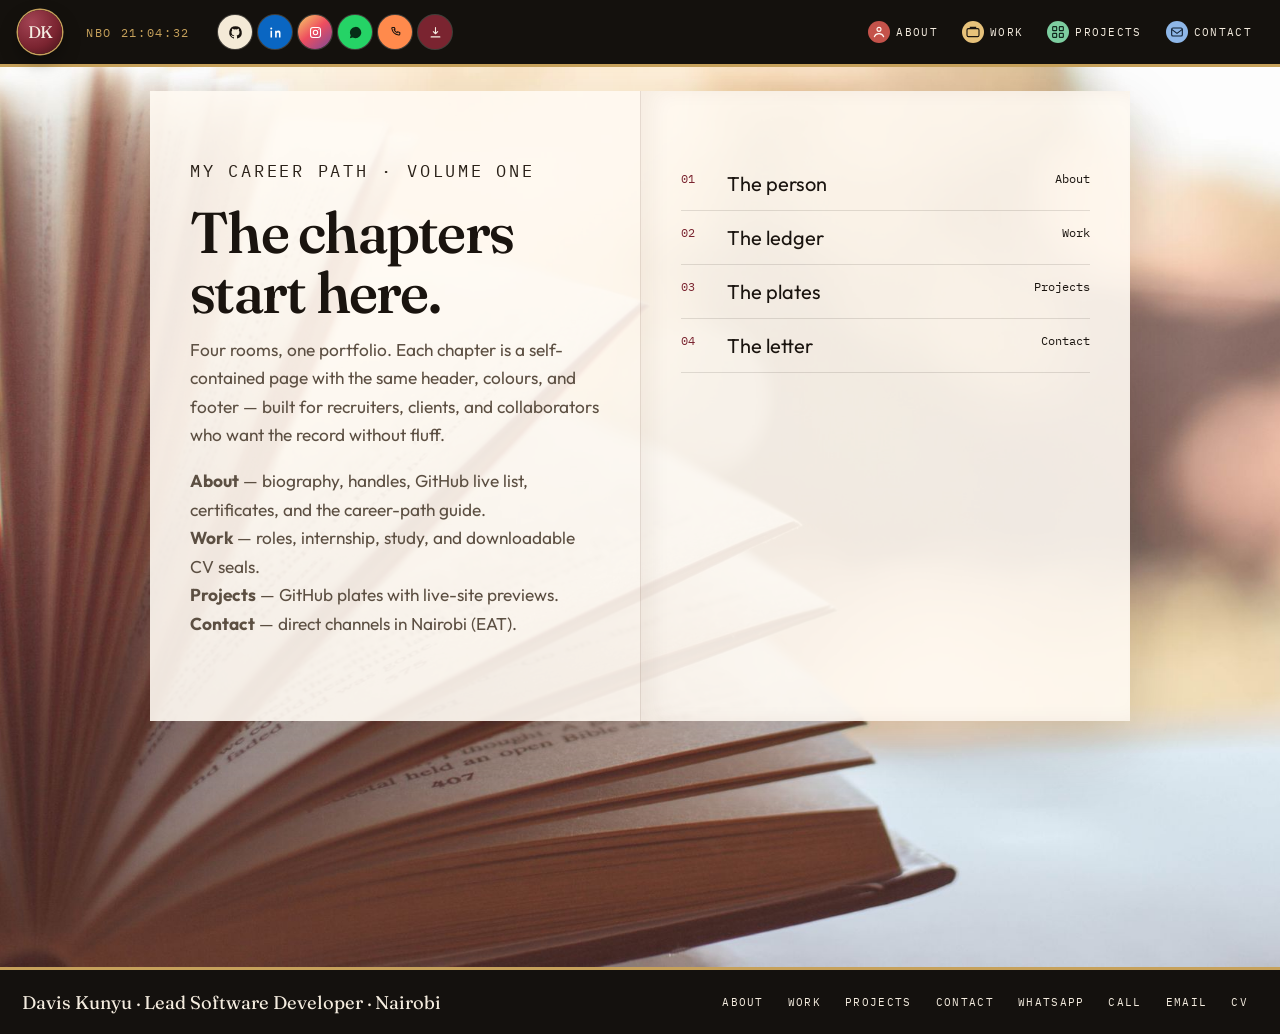
<file: contents/index.html>
<!DOCTYPE html>
<html lang="en">
<head>
  <meta charset="UTF-8" />
  <meta name="viewport" content="width=device-width, initial-scale=1.0" />
  <title>Contents — My Career Path · Davis Kunyu</title>
  <meta name="description" content="Site map for Davis Kunyu — About, Work, Projects, and Contact." />
  <link rel="icon" href="/favicon.svg?v=6" type="image/svg+xml" />
  <link href="https://fonts.googleapis.com/css2?family=Fraunces:opsz,wght@9..144,500&family=IBM+Plex+Mono:wght@400;500&family=Outfit:wght@400;500&display=swap" rel="stylesheet" />
  <link rel="stylesheet" href="/book.css?v=6" />
</head>
<body>
<header class="top">
  <a class="brand" href="/" aria-label="Davis Kunyu, home"><span class="mark" aria-hidden="true">DK</span></a>
  <time class="clock" id="nbo-clock">NBO</time>
  <div class="icon-row" aria-label="Profiles">
    <a href="https://github.com/daviesqunyu" aria-label="GitHub"><svg viewBox="0 0 24 24"><path fill="currentColor" d="M12 2a10 10 0 0 0-3.16 19.49c.5.09.68-.22.68-.48v-1.7c-2.78.6-3.37-1.34-3.37-1.34-.45-1.16-1.1-1.47-1.1-1.47-.9-.62.07-.6.07-.6 1 .07 1.53 1.04 1.53 1.04.89 1.53 2.34 1.09 2.91.83.09-.65.35-1.09.63-1.34-2.22-.25-4.56-1.11-4.56-4.95 0-1.09.39-1.99 1.03-2.69-.1-.25-.45-1.27.1-2.65 0 0 .84-.27 2.75 1.02A9.56 9.56 0 0 1 12 6.8a9.6 9.6 0 0 1 2.5.34c1.9-1.29 2.74-1.02 2.74-1.02.55 1.38.2 2.4.1 2.65.64.7 1.03 1.6 1.03 2.69 0 3.85-2.34 4.7-4.57 4.95.36.31.68.92.68 1.86v2.76c0 .26.18.58.69.48A10 10 0 0 0 12 2z"/></svg></a>
    <a href="https://www.linkedin.com/in/davis-kunyu" aria-label="LinkedIn"><svg viewBox="0 0 24 24"><path fill="currentColor" d="M6.5 9H4V20h2.5V9zM5.2 4A1.6 1.6 0 1 0 5.2 7.2 1.6 1.6 0 0 0 5.2 4zM20 20h-2.5v-5.6c0-1.55-.56-2.4-1.72-2.4-1.24 0-1.88.84-1.88 2.4V20H11.4V9H13.8v1.5c.5-.8 1.5-1.7 3.2-1.7 2.2 0 3 1.45 3 4.1V20z"/></svg></a>
    <a href="https://www.instagram.com/jerara_/" aria-label="Instagram"><svg viewBox="0 0 24 24"><rect x="4" y="4" width="16" height="16" rx="4" fill="none" stroke="currentColor" stroke-width="1.7"/><circle cx="12" cy="12" r="3.5" fill="none" stroke="currentColor" stroke-width="1.7"/><circle cx="17.2" cy="6.8" r="0.8" fill="currentColor"/></svg></a>
    <a href="https://wa.me/254759075816" aria-label="WhatsApp"><svg viewBox="0 0 24 24"><path fill="currentColor" d="M12 3a9 9 0 0 0-7.7 13.5L3 21l4.7-1.2A9 9 0 1 0 12 3zm4.1 11c-.2-.1-1.2-.6-1.4-.7-.2-.1-.3-.1-.5.1l-.5.6c-.1.2-.3.2-.5.1a6 6 0 0 1-1.8-1.1 6.6 6.6 0 0 1-1.2-1.5c-.1-.2 0-.3.1-.4l.4-.4.2-.3c.1-.1 0-.3 0-.4l-.7-1.6c-.2-.4-.3-.4-.5-.4h-.4c-.2 0-.4.1-.6.3-.2.2-.8.7-.8 1.8s.8 2.1.9 2.2c.1.2 1.5 2.4 3.7 3.3.5.2 1 .4 1.4.5.4-.1 1.2-.5 1.4-1 .2-.5.2-.9.1-1-.1-.1-.2-.1-.4-.2z"/></svg></a>
    <a href="tel:+254759075816" aria-label="Call"><svg viewBox="0 0 24 24"><path fill="none" stroke="currentColor" stroke-width="1.7" stroke-linejoin="round" d="M8 4h2.2l1.1 2.8-1.5.9a11 11 0 0 0 4.5 4.5l.9-1.5L18.9 12V14.2A1.8 1.8 0 0 1 17.2 16 13.2 13.2 0 0 1 6 4.8 1.8 1.8 0 0 1 8 4z"/></svg></a>
    <a href="/cv.pdf" download="Davis-Kunyu-CV.pdf" aria-label="Download CV"><svg viewBox="0 0 24 24"><path fill="none" stroke="currentColor" stroke-width="1.7" stroke-linecap="round" d="M12 4v10m0 0l-3.5-3.5M12 14l3.5-3.5M5 19h14"/></svg></a>
  </div>
  <button class="menu" type="button" aria-expanded="false" aria-controls="site-nav">Menu</button>
  <nav id="site-nav" aria-label="Chapters">
    <a href="/about/"><svg viewBox="0 0 24 24" aria-hidden="true"><circle cx="12" cy="8" r="3" fill="none" stroke="currentColor" stroke-width="1.7"/><path d="M5 19c1.4-3 3.6-4.5 7-4.5S17.6 16 19 19" fill="none" stroke="currentColor" stroke-width="1.7" stroke-linecap="round"/></svg>About</a>
    <a href="/work/"><svg viewBox="0 0 24 24" aria-hidden="true"><rect x="3" y="7" width="18" height="12" rx="2" fill="none" stroke="currentColor" stroke-width="1.7"/><path d="M8 7V5h8v2" fill="none" stroke="currentColor" stroke-width="1.7"/></svg>Work</a>
    <a href="/projects/"><svg viewBox="0 0 24 24" aria-hidden="true"><rect x="4" y="4" width="6" height="6" rx="1" fill="none" stroke="currentColor" stroke-width="1.7"/><rect x="14" y="4" width="6" height="6" rx="1" fill="none" stroke="currentColor" stroke-width="1.7"/><rect x="4" y="14" width="6" height="6" rx="1" fill="none" stroke="currentColor" stroke-width="1.7"/><rect x="14" y="14" width="6" height="6" rx="1" fill="none" stroke="currentColor" stroke-width="1.7"/></svg>Projects</a>
    <a href="/write/"><svg viewBox="0 0 24 24" aria-hidden="true"><rect x="4" y="6" width="16" height="12" rx="2" fill="none" stroke="currentColor" stroke-width="1.7"/><path d="M4 8l8 6 8-6" fill="none" stroke="currentColor" stroke-width="1.7"/></svg>Contact</a>
  </nav>
</header>

  <div class="spread">
    <main class="gutter">
      <section class="page">
        <p class="kicker">My Career Path · volume one</p>
        <h1>The chapters start here.</h1>
        <p>Four rooms, one portfolio. Each chapter is a self-contained page with the same header, colours, and footer — built for recruiters, clients, and collaborators who want the record without fluff.</p>
        <p><strong>About</strong> — biography, handles, GitHub live list, certificates, and the career-path guide.<br />
        <strong>Work</strong> — roles, internship, study, and downloadable CV seals.<br />
        <strong>Projects</strong> — GitHub plates with live-site previews.<br />
        <strong>Contact</strong> — direct channels in Nairobi (EAT).</p>
      </section>
      <section class="page">
        <ol class="toc">
          <li><a href="/about/"><em>01</em><span>The person</span><span>About</span></a></li>
          <li><a href="/work/"><em>02</em><span>The ledger</span><span>Work</span></a></li>
          <li><a href="/projects/"><em>03</em><span>The plates</span><span>Projects</span></a></li>
          <li><a href="/write/"><em>04</em><span>The letter</span><span>Contact</span></a></li>
        </ol>
      </section>
    </main>
  </div>
<footer class="foot">
  <p>Davis Kunyu · Lead Software Developer · Nairobi</p>
  <nav aria-label="Footer">
    <a href="/about/" aria-label="About">About</a>
    <a href="/work/" aria-label="Work">Work</a>
    <a href="/projects/" aria-label="Projects">Projects</a>
    <a href="/write/" aria-label="Contact">Contact</a>
    <a href="https://wa.me/254759075816" aria-label="WhatsApp">WhatsApp</a>
    <a href="tel:+254759075816" aria-label="Call">Call</a>
    <a href="mailto:daviskunyu@gmail.com" aria-label="Email">Email</a>
    <a href="/cv.pdf" download="Davis-Kunyu-CV.pdf" aria-label="CV">CV</a>
  </nav>
</footer>
<script src="/shell.js?v=6"></script>
</body>
</html>
</file>
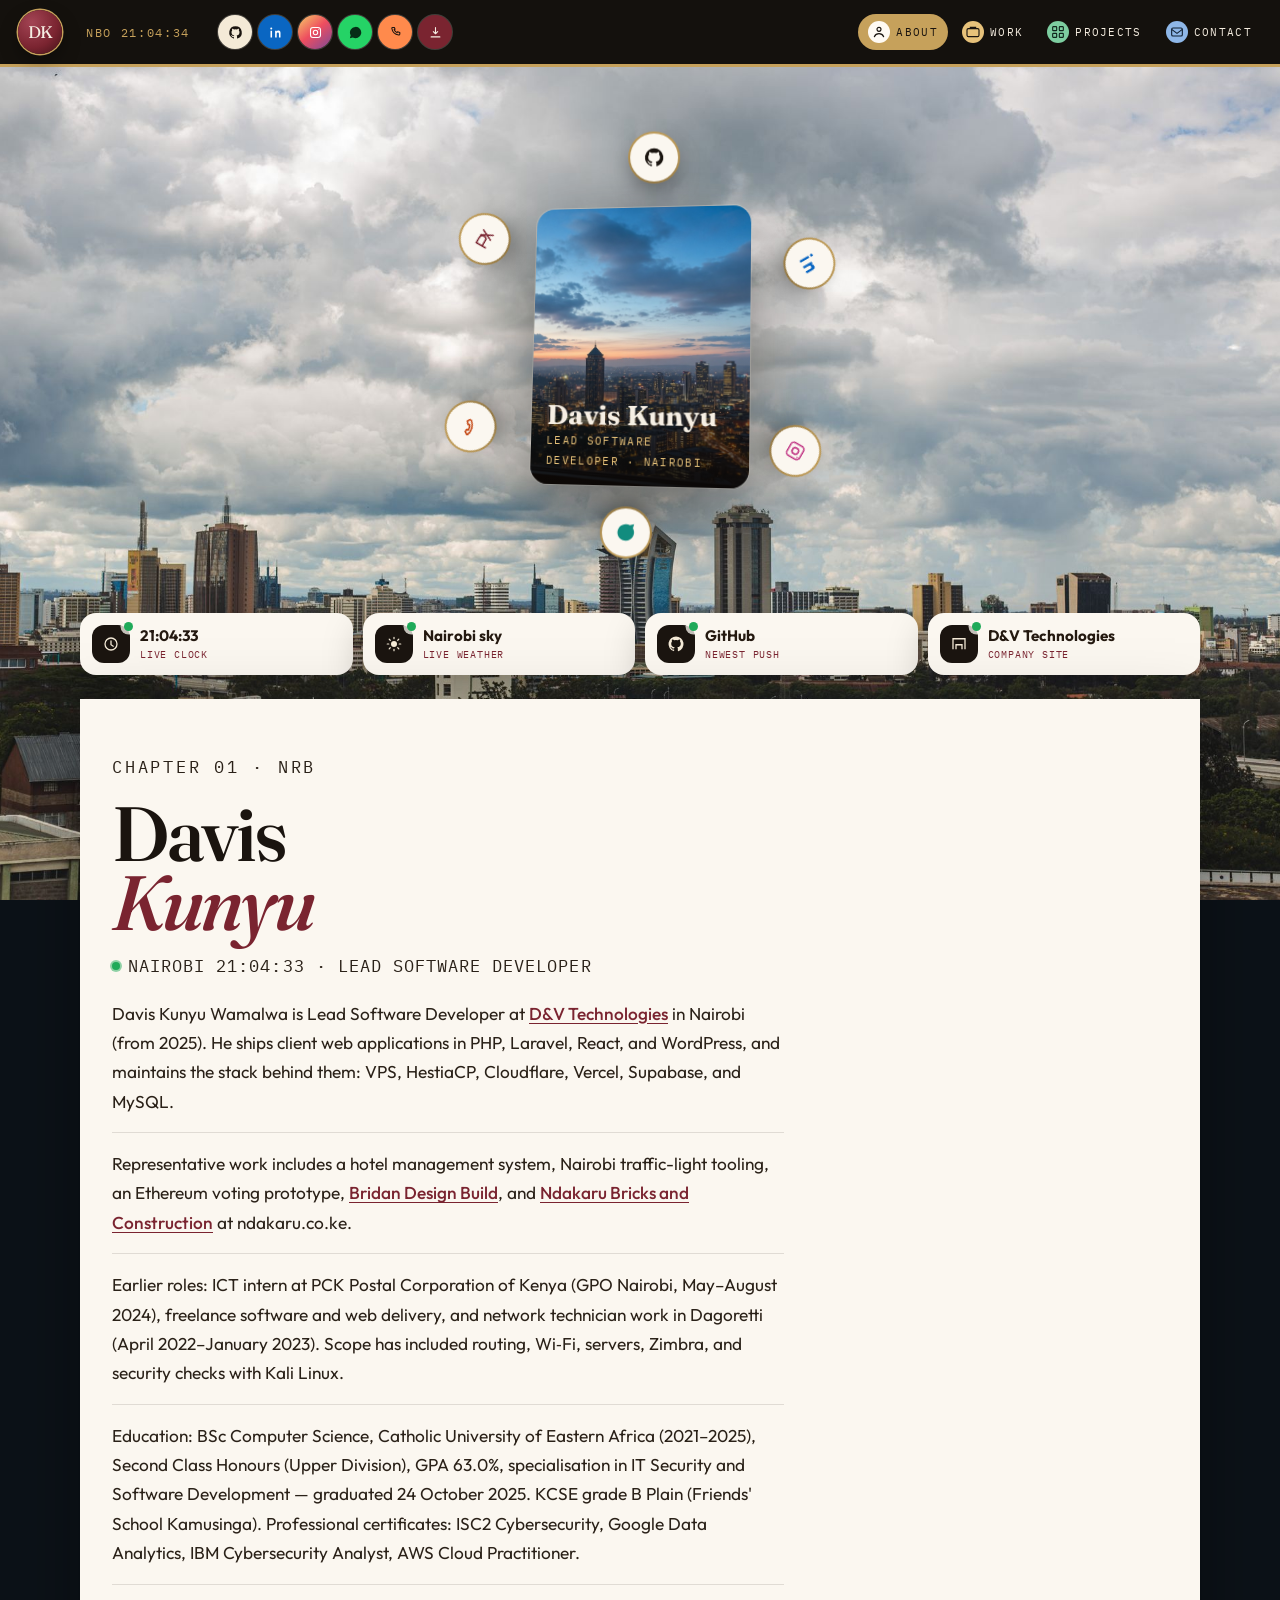
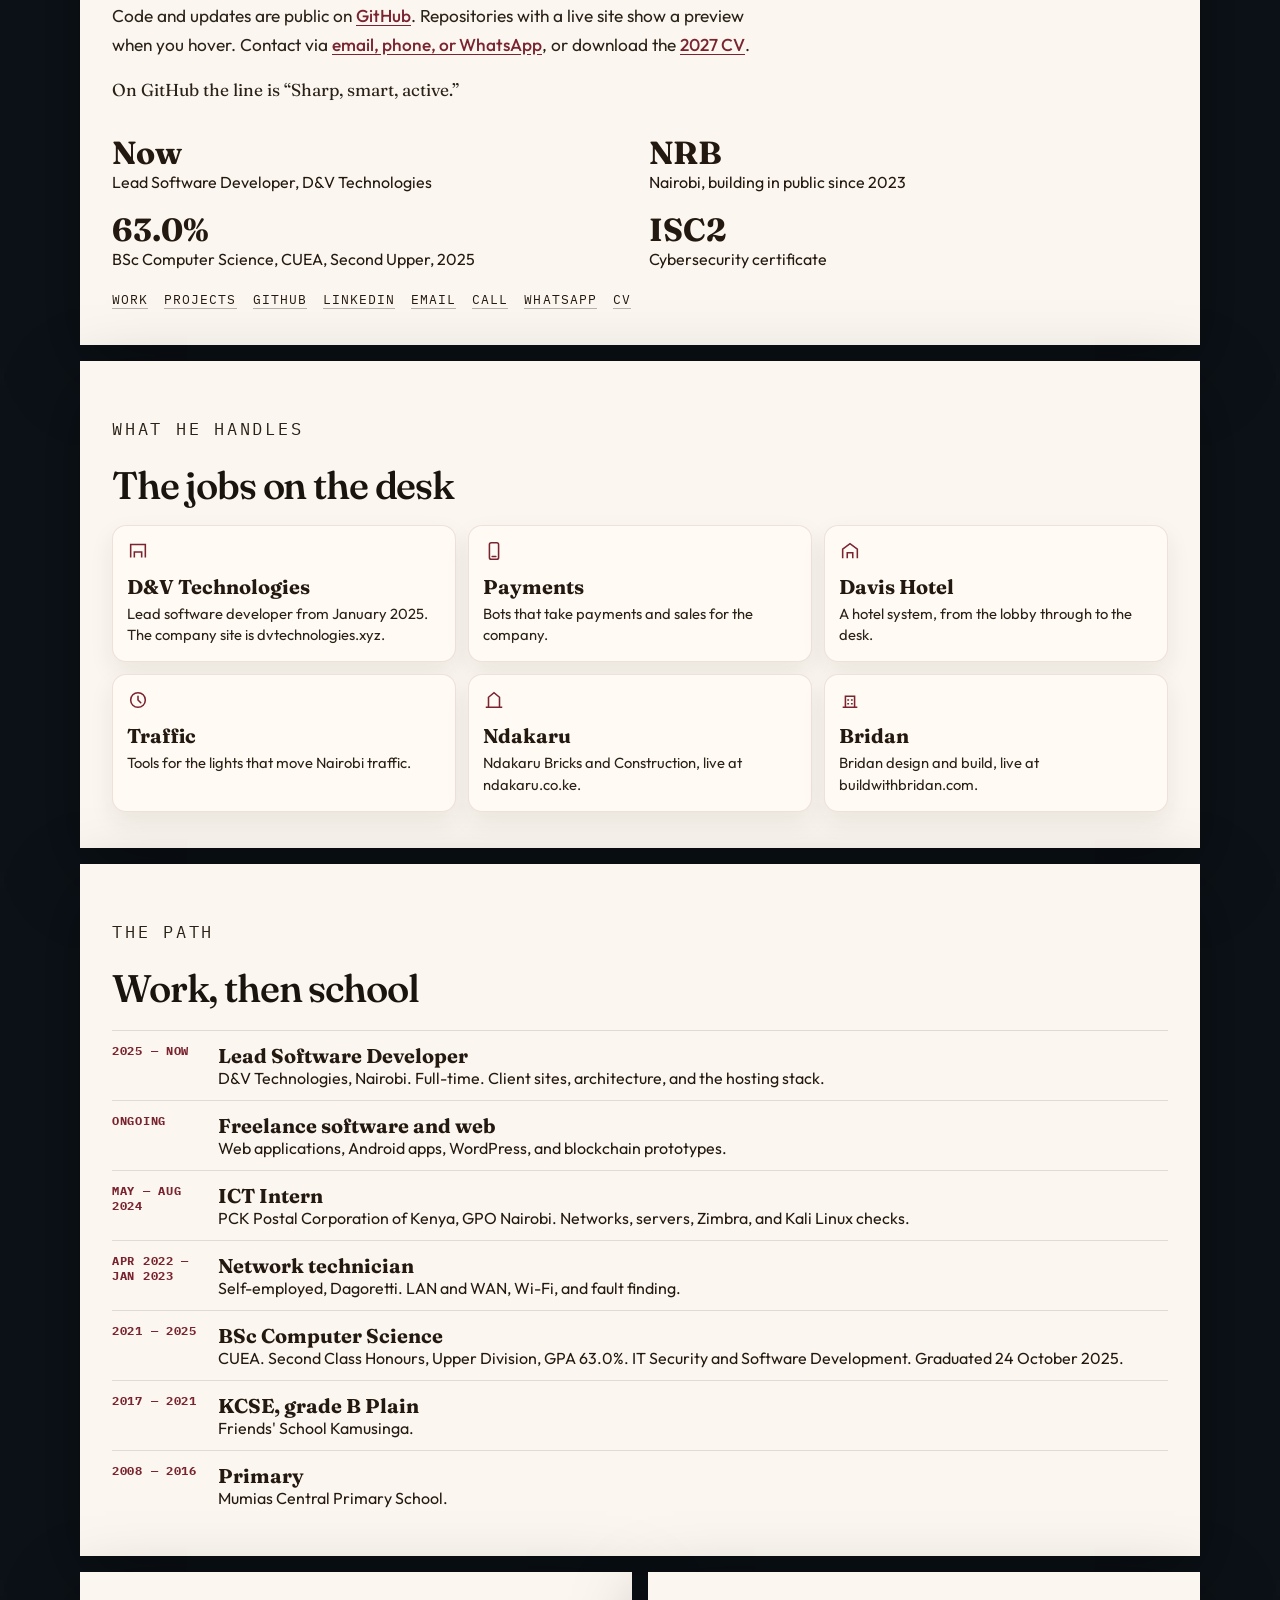
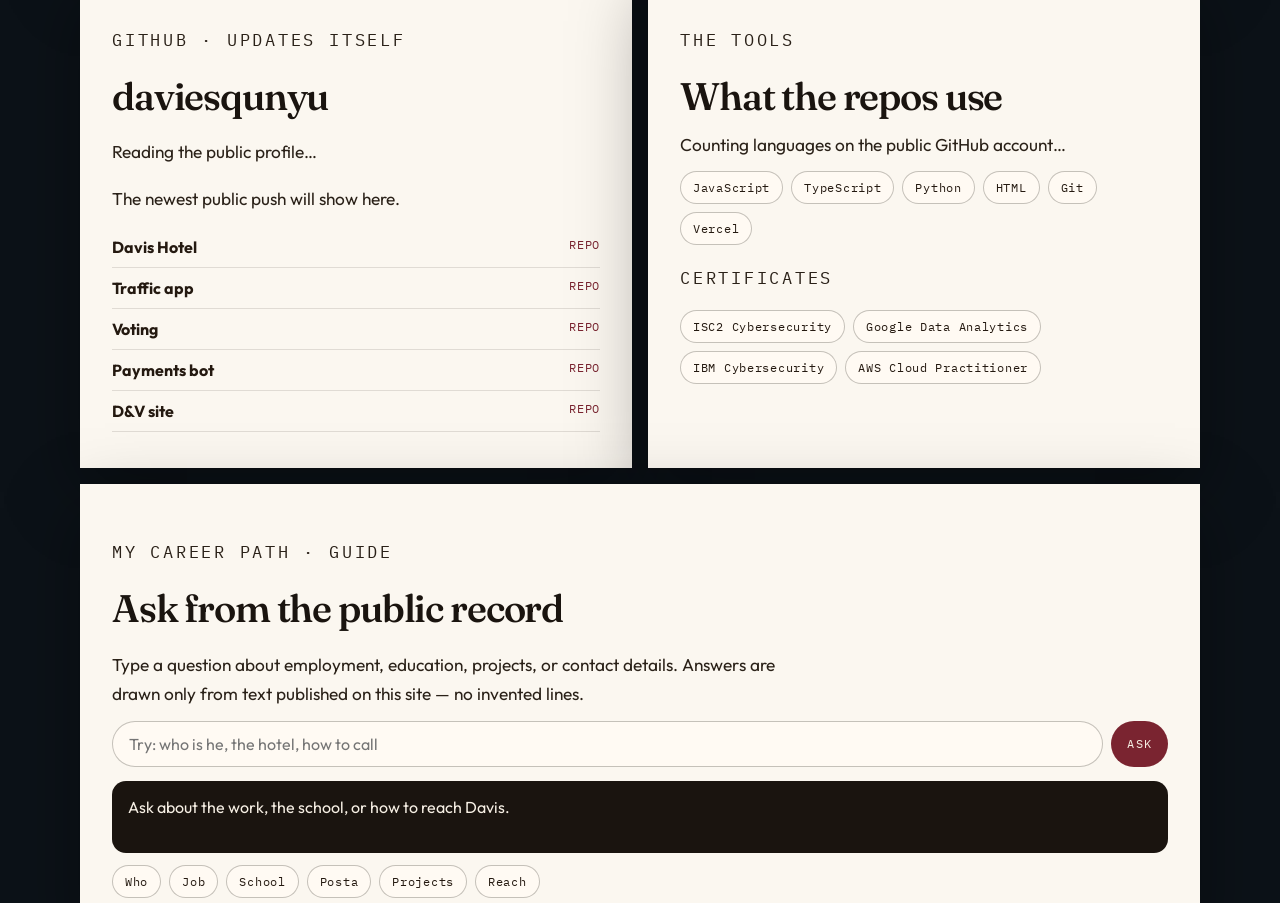
<file: craft/index.html>
<!DOCTYPE html>
<html lang="en">
<head>
  <meta charset="UTF-8" />
  <meta http-equiv="refresh" content="0; url=/about/#tools" />
  <link rel="canonical" href="https://davis.dvtechnologies.xyz/about/" />
  <title>About — Davis Kunyu</title>
</head>
<body>
  <p><a href="/about/#tools">Tools now sit on the About page.</a></p>
</body>
</html>
</file>
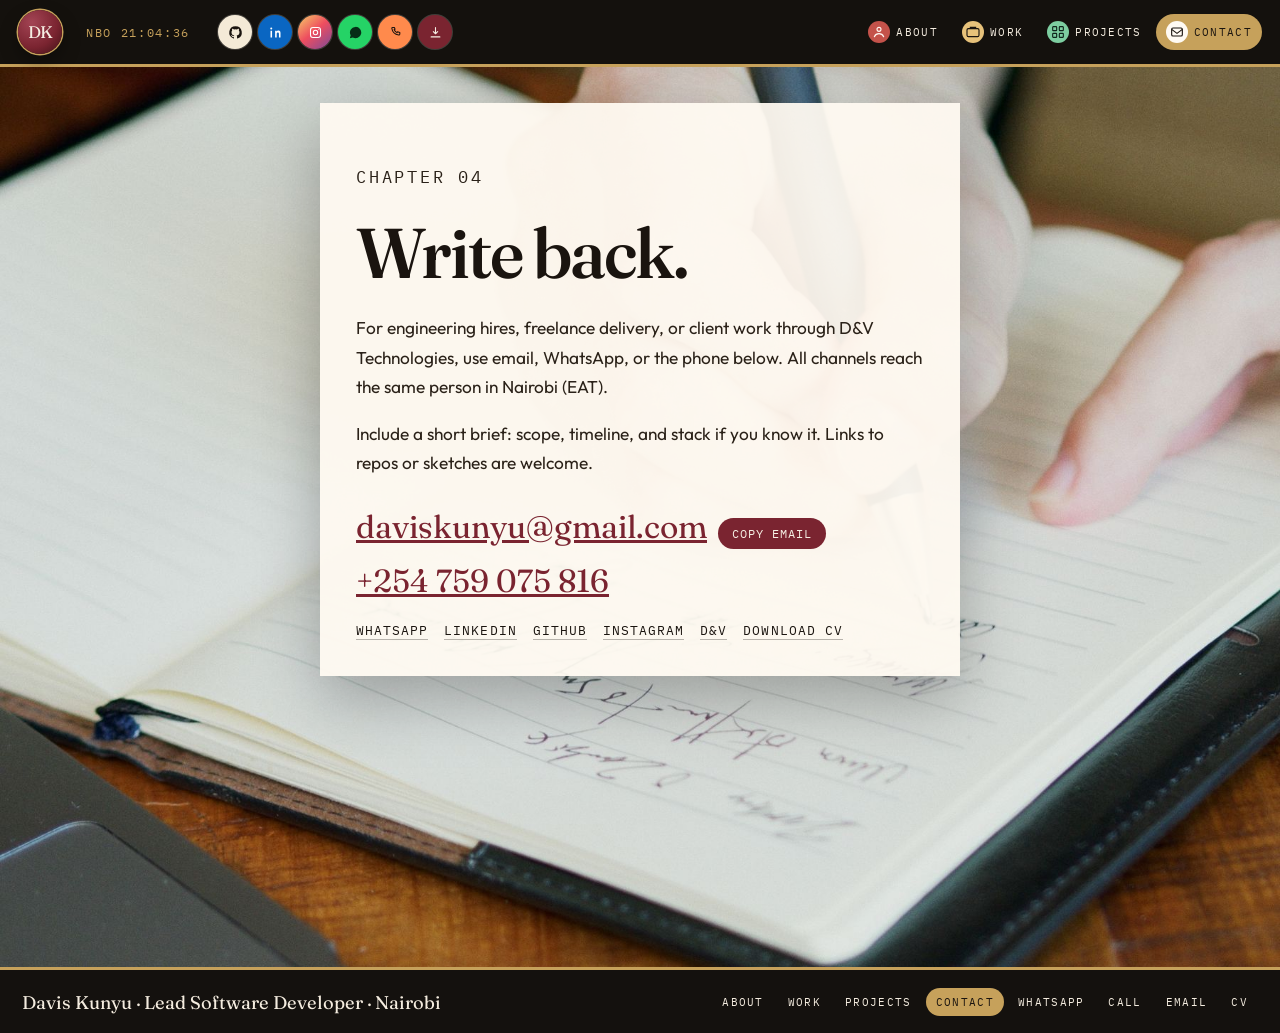
<file: frames/index.html>
<!DOCTYPE html>
<html lang="en">
<head>
  <meta charset="UTF-8" />
  <meta http-equiv="refresh" content="0; url=/write/" />
  <link rel="canonical" href="https://davis.dvtechnologies.xyz/write/" />
  <title>Contact — Davis Kunyu</title>
</head>
<body>
  <p><a href="/write/">Instagram now sits with contact.</a></p>
</body>
</html>
</file>
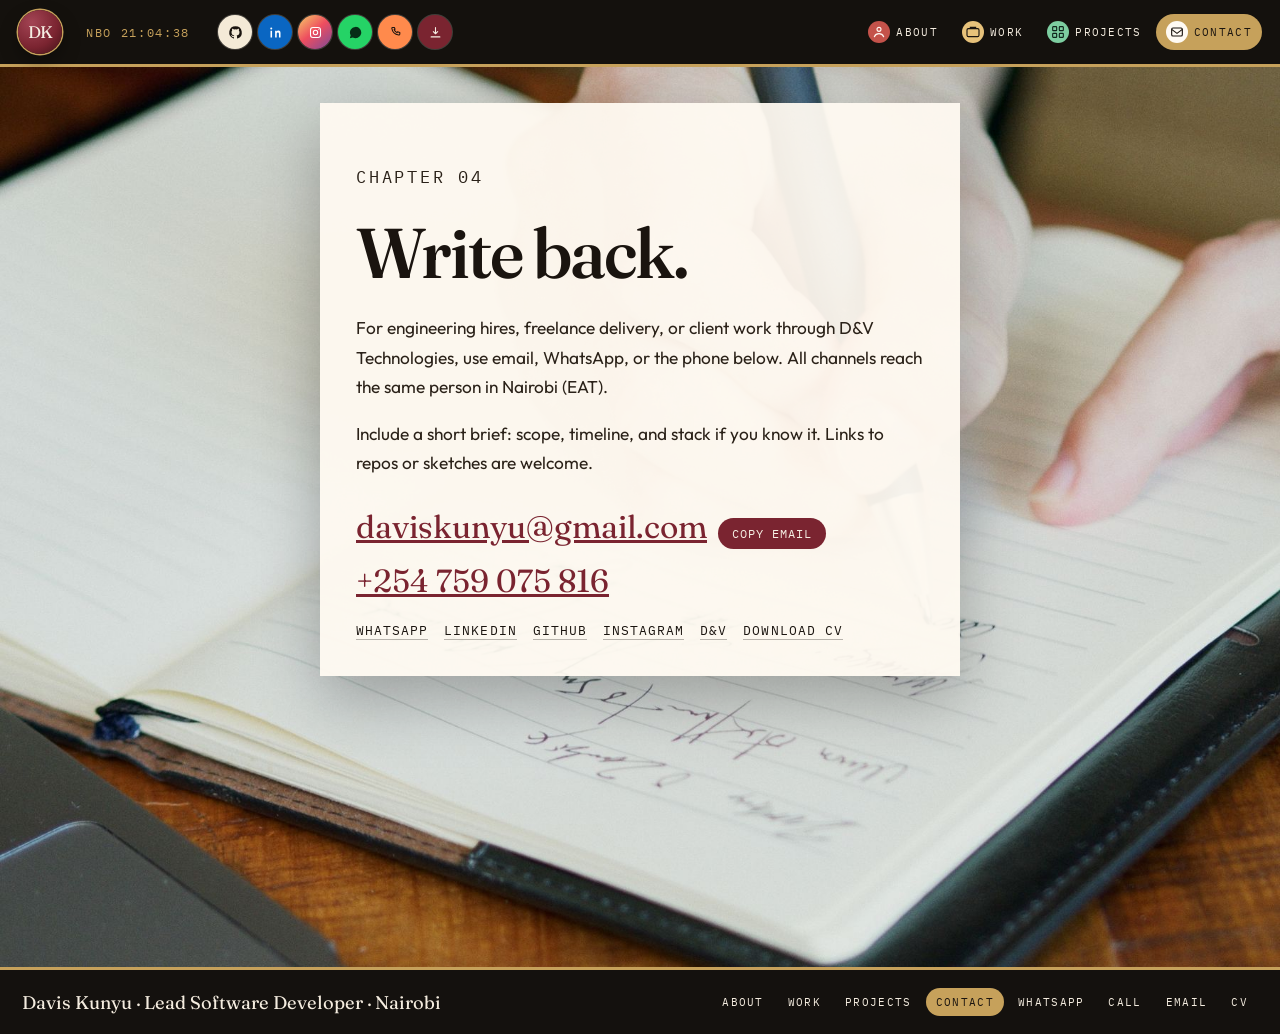
<file: listen/index.html>
<!DOCTYPE html>
<html lang="en">
<head>
  <meta charset="UTF-8" />
  <meta http-equiv="refresh" content="0; url=/write/" />
  <link rel="canonical" href="https://davis.dvtechnologies.xyz/write/" />
  <title>Contact — Davis Kunyu</title>
</head>
<body>
  <p><a href="/write/">Music is no longer a page. Continue to contact.</a></p>
</body>
</html>
</file>
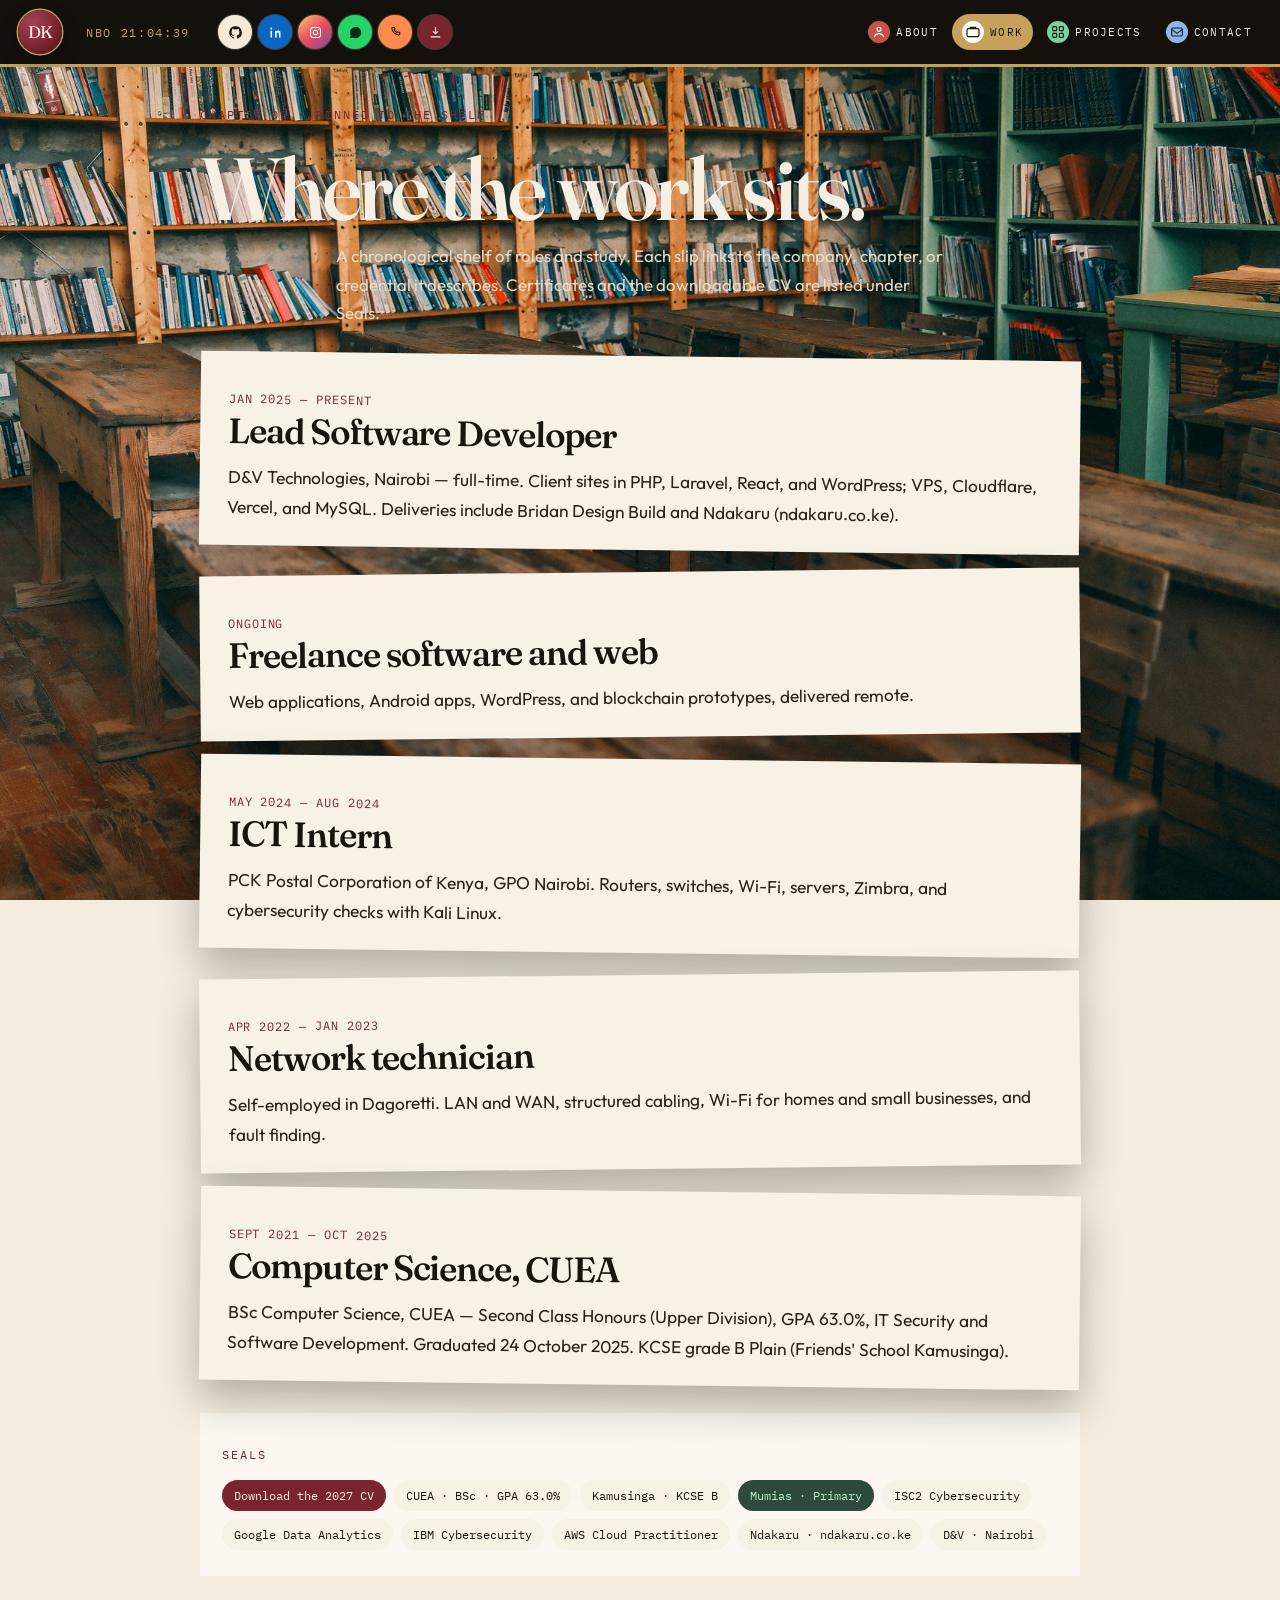
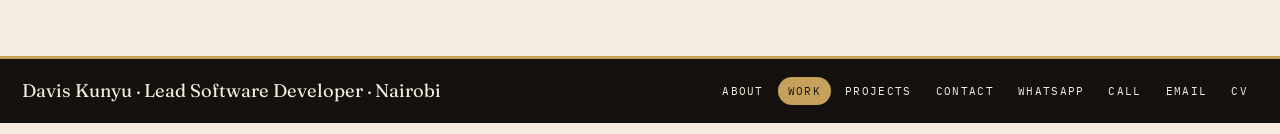
<file: marks/index.html>
<!DOCTYPE html>
<html lang="en">
<head>
  <meta charset="UTF-8" />
  <meta http-equiv="refresh" content="0; url=/work/#seals" />
  <link rel="canonical" href="https://davis.dvtechnologies.xyz/work/" />
  <title>Work — Davis Kunyu</title>
</head>
<body>
  <p><a href="/work/#seals">Study seals now sit on the Work page.</a></p>
</body>
</html>
</file>
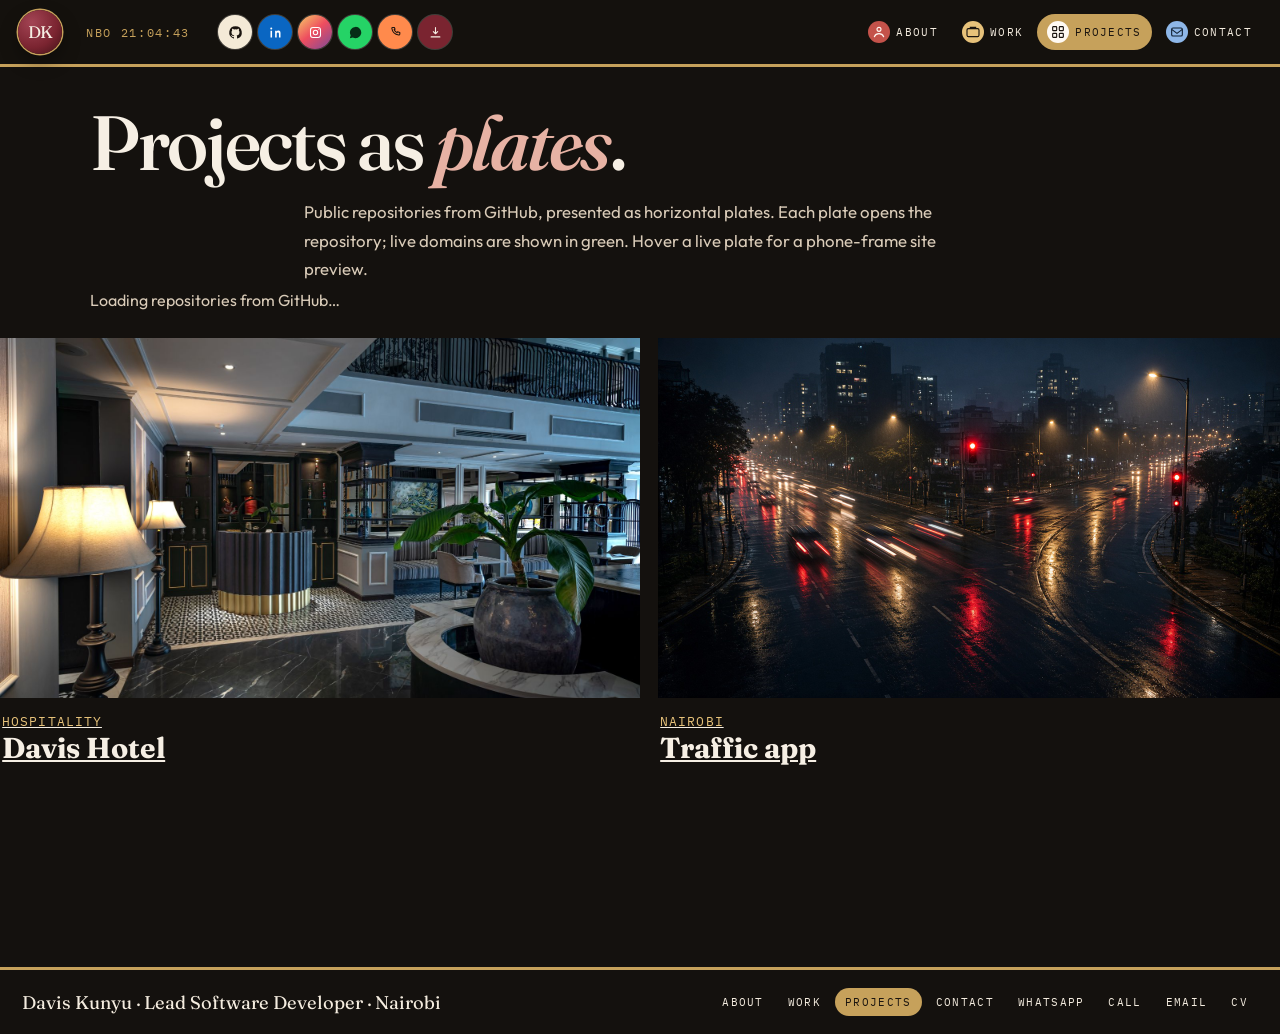
<file: projects/index.html>
<!DOCTYPE html>
<html lang="en">
<head>
  <meta charset="UTF-8" />
  <meta name="viewport" content="width=device-width, initial-scale=1.0" />
  <title>Projects — Davis Kunyu</title>
  <meta name="description" content="GitHub repositories and live client sites — hotel, traffic, payments, voting, and Nairobi builds by Davis Kunyu." />
  <link rel="icon" href="/favicon.svg?v=6" type="image/svg+xml" />
  <link href="https://fonts.googleapis.com/css2?family=Fraunces:ital,opsz,wght@0,9..144,500;1,9..144,500&family=IBM+Plex+Mono:wght@400;500&family=Outfit:wght@400;500&display=swap" rel="stylesheet" />
  <link rel="stylesheet" href="/book.css?v=6" />
</head>
<body>
<header class="top">
  <a class="brand" href="/" aria-label="Davis Kunyu, home"><span class="mark" aria-hidden="true">DK</span></a>
  <time class="clock" id="nbo-clock">NBO</time>
  <div class="icon-row" aria-label="Profiles">
    <a href="https://github.com/daviesqunyu" aria-label="GitHub"><svg viewBox="0 0 24 24"><path fill="currentColor" d="M12 2a10 10 0 0 0-3.16 19.49c.5.09.68-.22.68-.48v-1.7c-2.78.6-3.37-1.34-3.37-1.34-.45-1.16-1.1-1.47-1.1-1.47-.9-.62.07-.6.07-.6 1 .07 1.53 1.04 1.53 1.04.89 1.53 2.34 1.09 2.91.83.09-.65.35-1.09.63-1.34-2.22-.25-4.56-1.11-4.56-4.95 0-1.09.39-1.99 1.03-2.69-.1-.25-.45-1.27.1-2.65 0 0 .84-.27 2.75 1.02A9.56 9.56 0 0 1 12 6.8a9.6 9.6 0 0 1 2.5.34c1.9-1.29 2.74-1.02 2.74-1.02.55 1.38.2 2.4.1 2.65.64.7 1.03 1.6 1.03 2.69 0 3.85-2.34 4.7-4.57 4.95.36.31.68.92.68 1.86v2.76c0 .26.18.58.69.48A10 10 0 0 0 12 2z"/></svg></a>
    <a href="https://www.linkedin.com/in/davis-kunyu" aria-label="LinkedIn"><svg viewBox="0 0 24 24"><path fill="currentColor" d="M6.5 9H4V20h2.5V9zM5.2 4A1.6 1.6 0 1 0 5.2 7.2 1.6 1.6 0 0 0 5.2 4zM20 20h-2.5v-5.6c0-1.55-.56-2.4-1.72-2.4-1.24 0-1.88.84-1.88 2.4V20H11.4V9H13.8v1.5c.5-.8 1.5-1.7 3.2-1.7 2.2 0 3 1.45 3 4.1V20z"/></svg></a>
    <a href="https://www.instagram.com/jerara_/" aria-label="Instagram"><svg viewBox="0 0 24 24"><rect x="4" y="4" width="16" height="16" rx="4" fill="none" stroke="currentColor" stroke-width="1.7"/><circle cx="12" cy="12" r="3.5" fill="none" stroke="currentColor" stroke-width="1.7"/><circle cx="17.2" cy="6.8" r="0.8" fill="currentColor"/></svg></a>
    <a href="https://wa.me/254759075816" aria-label="WhatsApp"><svg viewBox="0 0 24 24"><path fill="currentColor" d="M12 3a9 9 0 0 0-7.7 13.5L3 21l4.7-1.2A9 9 0 1 0 12 3zm4.1 11c-.2-.1-1.2-.6-1.4-.7-.2-.1-.3-.1-.5.1l-.5.6c-.1.2-.3.2-.5.1a6 6 0 0 1-1.8-1.1 6.6 6.6 0 0 1-1.2-1.5c-.1-.2 0-.3.1-.4l.4-.4.2-.3c.1-.1 0-.3 0-.4l-.7-1.6c-.2-.4-.3-.4-.5-.4h-.4c-.2 0-.4.1-.6.3-.2.2-.8.7-.8 1.8s.8 2.1.9 2.2c.1.2 1.5 2.4 3.7 3.3.5.2 1 .4 1.4.5.4-.1 1.2-.5 1.4-1 .2-.5.2-.9.1-1-.1-.1-.2-.1-.4-.2z"/></svg></a>
    <a href="tel:+254759075816" aria-label="Call"><svg viewBox="0 0 24 24"><path fill="none" stroke="currentColor" stroke-width="1.7" stroke-linejoin="round" d="M8 4h2.2l1.1 2.8-1.5.9a11 11 0 0 0 4.5 4.5l.9-1.5L18.9 12V14.2A1.8 1.8 0 0 1 17.2 16 13.2 13.2 0 0 1 6 4.8 1.8 1.8 0 0 1 8 4z"/></svg></a>
    <a href="/cv.pdf" download="Davis-Kunyu-CV.pdf" aria-label="Download CV"><svg viewBox="0 0 24 24"><path fill="none" stroke="currentColor" stroke-width="1.7" stroke-linecap="round" d="M12 4v10m0 0l-3.5-3.5M12 14l3.5-3.5M5 19h14"/></svg></a>
  </div>
  <button class="menu" type="button" aria-expanded="false" aria-controls="site-nav">Menu</button>
  <nav id="site-nav" aria-label="Chapters">
    <a href="/about/"><svg viewBox="0 0 24 24" aria-hidden="true"><circle cx="12" cy="8" r="3" fill="none" stroke="currentColor" stroke-width="1.7"/><path d="M5 19c1.4-3 3.6-4.5 7-4.5S17.6 16 19 19" fill="none" stroke="currentColor" stroke-width="1.7" stroke-linecap="round"/></svg>About</a>
    <a href="/work/"><svg viewBox="0 0 24 24" aria-hidden="true"><rect x="3" y="7" width="18" height="12" rx="2" fill="none" stroke="currentColor" stroke-width="1.7"/><path d="M8 7V5h8v2" fill="none" stroke="currentColor" stroke-width="1.7"/></svg>Work</a>
    <a href="/projects/"><svg viewBox="0 0 24 24" aria-hidden="true"><rect x="4" y="4" width="6" height="6" rx="1" fill="none" stroke="currentColor" stroke-width="1.7"/><rect x="14" y="4" width="6" height="6" rx="1" fill="none" stroke="currentColor" stroke-width="1.7"/><rect x="4" y="14" width="6" height="6" rx="1" fill="none" stroke="currentColor" stroke-width="1.7"/><rect x="14" y="14" width="6" height="6" rx="1" fill="none" stroke="currentColor" stroke-width="1.7"/></svg>Projects</a>
    <a href="/write/"><svg viewBox="0 0 24 24" aria-hidden="true"><rect x="4" y="6" width="16" height="12" rx="2" fill="none" stroke="currentColor" stroke-width="1.7"/><path d="M4 8l8 6 8-6" fill="none" stroke="currentColor" stroke-width="1.7"/></svg>Contact</a>
  </nav>
</header>

  <div class="plates">
    <h1>Projects as <em>plates</em>.</h1>
    <p class="deck-intro">Public repositories from GitHub, presented as horizontal plates. Each plate opens the repository; live domains are shown in green. Hover a live plate for a phone-frame site preview.</p>
    <p class="rail-note" id="repo-note">Loading repositories from GitHub…</p>
    <div class="gallery" id="repo-gallery">
      <a class="plate" href="https://github.com/daviesqunyu/DAVIS-HOTEL"><img src="/images/hotel-lobby-pexels.jpg" alt="A hotel lobby with a marble floor and warm lamps" /><span class="cap"><small>Hospitality</small><strong>Davis Hotel</strong></span></a>
      <a class="plate" href="https://github.com/daviesqunyu/Traffic_app"><img src="/images/night-traffic.jpg" alt="Rain on a city road at night" /><span class="cap"><small>Nairobi</small><strong>Traffic app</strong></span></a>
      <a class="plate" href="https://github.com/daviesqunyu/Nairobi-app-TLCS-Traffic-Lights-Control-System"><img src="/images/red-lights.jpg" alt="Red traffic lights reflected on a wet street" /><span class="cap"><small>Control</small><strong>TLCS lights</strong></span></a>
      <a class="plate" href="https://github.com/daviesqunyu/dtdpaymentsbot"><img src="/images/phone-pay.jpg" alt="A phone tapped on a card terminal" /><span class="cap"><small>Payments</small><strong>Payments bot</strong></span></a>
      <a class="plate" href="https://github.com/daviesqunyu/dtdsalesbotnew"><img src="/images/card-pay.jpg" alt="A card held to a payment terminal" /><span class="cap"><small>Sales</small><strong>Sales bot</strong></span></a>
      <a class="plate" href="https://github.com/daviesqunyu/secure-pay"><img src="/images/cards-graph.jpg" alt="Cards beside a market graph on a phone" /><span class="cap"><small>Money</small><strong>Secure pay</strong></span></a>
      <a class="plate" href="https://github.com/daviesqunyu/VOTING"><img src="/images/ballot-hand.jpg" alt="A hand posting a ballot" /><span class="cap"><small>Civic</small><strong>Voting</strong></span></a>
      <a class="plate" href="https://github.com/daviesqunyu/E-vot"><img src="/images/ballot.jpg" alt="A person holding a ballot over a box" /><span class="cap"><small>Civic</small><strong>E-vot</strong></span></a>
      <a class="plate" href="https://github.com/daviesqunyu/crypto-binance-trading-bot"><img src="/images/trading-phone.jpg" alt="A phone showing a trading chart" /><span class="cap"><small>Markets</small><strong>Trading desk</strong></span></a>
      <a class="plate" href="https://github.com/daviesqunyu/bridandesignbuild"><img src="/images/build-site.jpg" alt="Two people on a construction deck" /><span class="cap"><small>Build</small><strong>Bridan</strong></span></a>
      <article class="plate" data-preview="https://ndakaru.co.ke">
        <a class="plate-shot" href="https://ndakaru.co.ke"><img src="/images/phone-app.jpg" alt="Ndakaru Bricks and Construction website" /></a>
        <span class="cap"><em class="live">Live</em><small>Client · live</small><strong>Ndakaru Bricks</strong><a class="domain" href="https://ndakaru.co.ke">ndakaru.co.ke</a></span>
      </article>
      <a class="plate" href="https://github.com/daviesqunyu/D-V-TECHNOLOGIES.XYZ"><img src="/images/code-desk.jpg" alt="Code open on a laptop" /><span class="cap"><small>Company</small><strong>D&amp;V site</strong></span></a>
      <a class="plate" href="https://dvtechnologies.xyz"><img src="/images/nairobi-skyline.jpg" alt="Nairobi at dusk" /><span class="cap"><small>Live</small><strong>dvtechnologies.xyz</strong></span></a>
    </div>
  </div>
<footer class="foot">
  <p>Davis Kunyu · Lead Software Developer · Nairobi</p>
  <nav aria-label="Footer">
    <a href="/about/" aria-label="About">About</a>
    <a href="/work/" aria-label="Work">Work</a>
    <a href="/projects/" aria-label="Projects">Projects</a>
    <a href="/write/" aria-label="Contact">Contact</a>
    <a href="https://wa.me/254759075816" aria-label="WhatsApp">WhatsApp</a>
    <a href="tel:+254759075816" aria-label="Call">Call</a>
    <a href="mailto:daviskunyu@gmail.com" aria-label="Email">Email</a>
    <a href="/cv.pdf" download="Davis-Kunyu-CV.pdf" aria-label="CV">CV</a>
  </nav>
</footer>
<script src="/shell.js?v=6"></script>
<script>
  (function () {
    var skip = { DavisPortfolio: 1, daviesqunyu: 1, "netflix.co.uk": 1, vday: 1 };
    var photos = ["/images/hotel-lobby-pexels.jpg", "/images/hotel-room.jpg", "/images/night-traffic.jpg", "/images/red-lights.jpg", "/images/phone-pay.jpg", "/images/card-pay.jpg", "/images/shop-rack.jpg", "/images/cards-graph.jpg", "/images/ballot-hand.jpg", "/images/ballot.jpg", "/images/notebook.jpg", "/images/laptop-charts.jpg", "/images/market-screens.jpg", "/images/trading-phone.jpg", "/images/bitcoin.jpg", "/images/build-site.jpg", "/images/phone-app.jpg", "/images/code-desk.jpg", "/images/nairobi-skyline.jpg"];
    var exact = {
      "davis-hotel": "/images/hotel-lobby-pexels.jpg",
      "hotel": "/images/hotel-room.jpg",
      "traffic_app": "/images/night-traffic.jpg",
      "nairobi-app-tlcs-traffic-lights-control-system": "/images/red-lights.jpg",
      "dtdpaymentsbot": "/images/phone-pay.jpg",
      "dtdsalesbotnew": "/images/card-pay.jpg",
      "dtd-store": "/images/shop-rack.jpg",
      "secure-pay": "/images/cards-graph.jpg",
      "voting": "/images/ballot-hand.jpg",
      "e-vot": "/images/ballot.jpg",
      "formdotcom": "/images/notebook.jpg",
      "gda-general-data-analisis-": "/images/laptop-charts.jpg",
      "data-analysis2": "/images/market-screens.jpg",
      "crypto-binance-trading-bot": "/images/trading-phone.jpg",
      "cryptoconnect": "/images/bitcoin.jpg",
      "bridandesignbuild": "/images/build-site.jpg",
      "ndakaru": "/images/phone-app.jpg",
      "d-v-technologies.xyz": "/images/code-desk.jpg"
    };
    function photoFor(name) {
      var n = name.toLowerCase();
      if (exact[n]) return exact[n];
      if (n.indexOf("tlcs") >= 0 || n.indexOf("light") >= 0) return "/images/red-lights.jpg";
      if (n.indexOf("traffic") >= 0) return "/images/night-traffic.jpg";
      if (n.indexOf("hotel") >= 0) return "/images/hotel-room.jpg";
      if (n.indexOf("sales") >= 0) return "/images/card-pay.jpg";
      if (n.indexOf("store") >= 0) return "/images/shop-rack.jpg";
      if (n.indexOf("secure") >= 0) return "/images/cards-graph.jpg";
      if (n.indexOf("pay") >= 0) return "/images/phone-pay.jpg";
      if (n.indexOf("vot") >= 0) return "/images/ballot-hand.jpg";
      if (n.indexOf("form") >= 0) return "/images/notebook.jpg";
      if (n.indexOf("data") >= 0 || n.indexOf("gda") >= 0) return "/images/laptop-charts.jpg";
      if (n.indexOf("trade") >= 0 || n.indexOf("binance") >= 0) return "/images/trading-phone.jpg";
      if (n.indexOf("crypto") >= 0) return "/images/bitcoin.jpg";
      if (n.indexOf("bridan") >= 0 || n.indexOf("design") >= 0 || n.indexOf("build") >= 0) return "/images/build-site.jpg";
      if (n.indexOf("ndakaru") >= 0) return "/images/phone-app.jpg";
      if (n.indexOf("d-v") >= 0 || n.indexOf("tech") >= 0) return "/images/code-desk.jpg";
      var h = 0;
      for (var i = 0; i < n.length; i++) h = (h * 33 + n.charCodeAt(i)) >>> 0;
      return photos[h % photos.length];
    }
    function label(name) {
      return name.replace(/[-_]+/g, " ");
    }
    function displayName(repo) {
      if ((repo.name || "").toLowerCase() === "ndakaru") return "Ndakaru Bricks";
      return label(repo.name);
    }
    function siteOf(repo) {
      return window.repoLiveUrl ? window.repoLiveUrl(repo) : "";
    }
    function hostOf(url) {
      try { return new URL(url).host.replace(/^www\./, ""); } catch (e) { return url; }
    }
    function domainLink(url) {
      var domain = document.createElement("a");
      domain.className = "domain";
      domain.href = url;
      domain.target = "_blank";
      domain.rel = "noopener";
      domain.textContent = hostOf(url);
      return domain;
    }
    var gallery = document.getElementById("repo-gallery");
    var note = document.getElementById("repo-note");
    fetch("https://api.github.com/users/daviesqunyu/repos?sort=updated&per_page=100").then(function (r) { return r.json(); }).then(function (repos) {
      if (!gallery || !repos.forEach) return;
      var kept = repos.filter(function (repo) { return !repo.fork && !skip[repo.name]; });
      if (!kept.length) return;
      gallery.textContent = "";
      kept.forEach(function (repo) {
        var home = siteOf(repo);
        var plate = document.createElement("article");
        plate.className = "plate";
        if (home) plate.setAttribute("data-preview", home);
        var link = document.createElement("a");
        link.className = "plate-shot";
        link.href = home || repo.html_url;
        if (home) link.setAttribute("aria-label", "Open " + displayName(repo) + " live site");
        var img = document.createElement("img");
        img.src = photoFor(repo.name);
        img.alt = "";
        link.appendChild(img);
        var cap = document.createElement("span");
        cap.className = "cap";
        var small = document.createElement("small");
        small.textContent = repo.language || "GitHub";
        var strong = document.createElement("strong");
        strong.textContent = displayName(repo);
        var mark = document.createElement("em");
        mark.className = home ? "live" : "repo";
        mark.textContent = home ? "Live" : "Repo";
        cap.appendChild(mark);
        cap.appendChild(small);
        cap.appendChild(strong);
        if (home) {
          if ((repo.name || "").toLowerCase() === "ndakaru") {
            small.textContent = "Client · live";
          }
          cap.appendChild(domainLink(home));
        }
        if (home && (repo.name || "").toLowerCase() === "ndakaru") {
          var repoLink = document.createElement("a");
          repoLink.className = "domain";
          repoLink.href = repo.html_url;
          repoLink.target = "_blank";
          repoLink.rel = "noopener";
          repoLink.textContent = "GitHub";
          repoLink.style.marginLeft = "8px";
          repoLink.style.color = "#e7c27a";
          cap.appendChild(repoLink);
        }
        plate.appendChild(link);
        plate.appendChild(cap);
        gallery.appendChild(plate);
      });
      if (note) note.textContent = kept.length + " public repositories, imported from GitHub. Hover a live plate to preview the site; the address sits under the title.";
      if (window.attachSitePeek) window.attachSitePeek(gallery);
    });
  })();
</script>
</body>
</html>
</file>
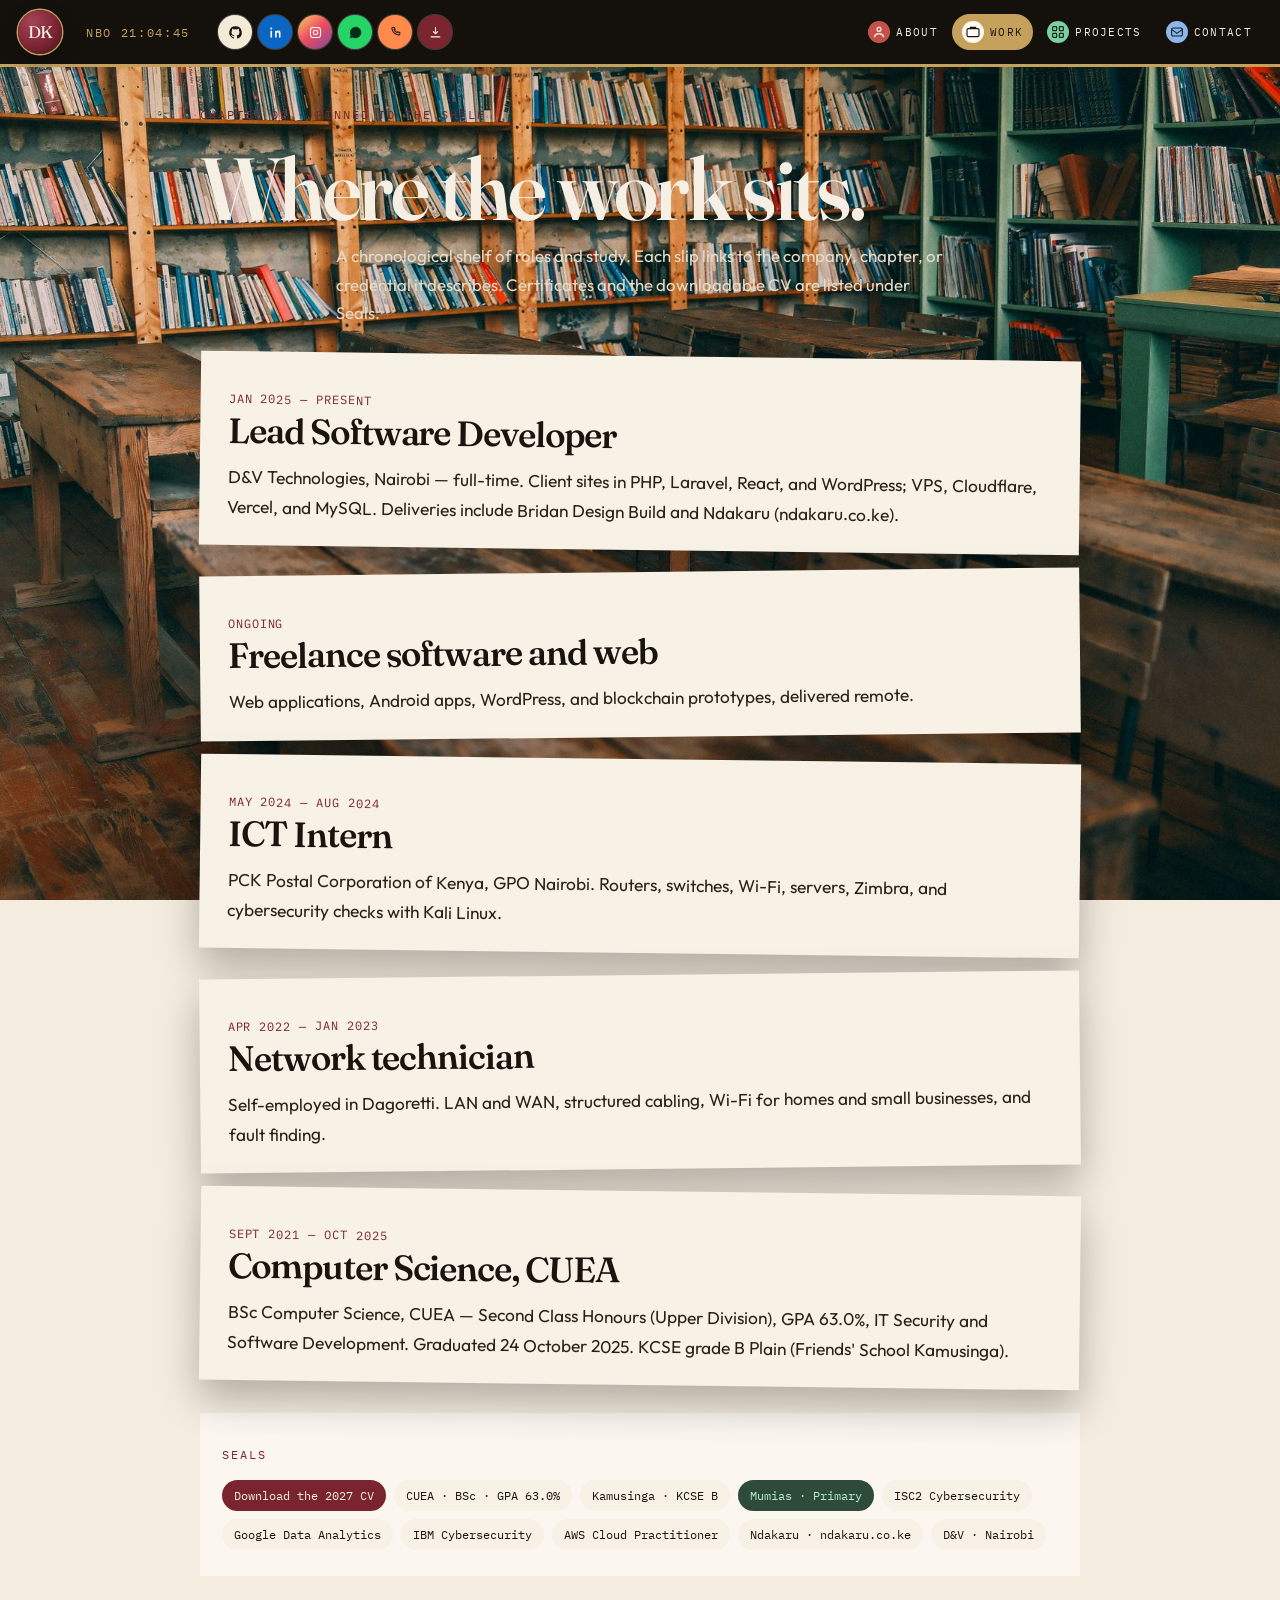
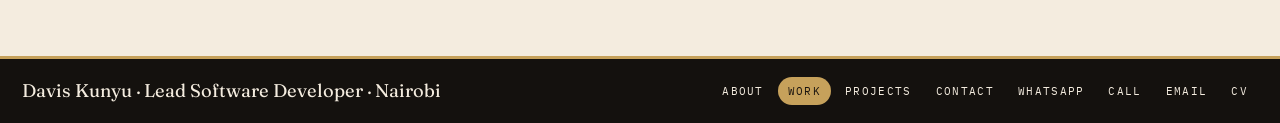
<file: work/index.html>
<!DOCTYPE html>
<html lang="en">
<head>
  <meta charset="UTF-8" />
  <meta name="viewport" content="width=device-width, initial-scale=1.0" />
  <title>Work — Davis Kunyu</title>
  <meta name="description" content="Employment record: D&amp;V Technologies, freelance delivery, Posta internship, and education — Davis Kunyu, Nairobi." />
  <link rel="icon" href="/favicon.svg?v=6" type="image/svg+xml" />
  <link href="https://fonts.googleapis.com/css2?family=Fraunces:opsz,wght@9..144,500&family=IBM+Plex+Mono:wght@400;500&family=Outfit:wght@400;500&display=swap" rel="stylesheet" />
  <link rel="stylesheet" href="/book.css?v=6" />
</head>
<body>
<header class="top">
  <a class="brand" href="/" aria-label="Davis Kunyu, home"><span class="mark" aria-hidden="true">DK</span></a>
  <time class="clock" id="nbo-clock">NBO</time>
  <div class="icon-row" aria-label="Profiles">
    <a href="https://github.com/daviesqunyu" aria-label="GitHub"><svg viewBox="0 0 24 24"><path fill="currentColor" d="M12 2a10 10 0 0 0-3.16 19.49c.5.09.68-.22.68-.48v-1.7c-2.78.6-3.37-1.34-3.37-1.34-.45-1.16-1.1-1.47-1.1-1.47-.9-.62.07-.6.07-.6 1 .07 1.53 1.04 1.53 1.04.89 1.53 2.34 1.09 2.91.83.09-.65.35-1.09.63-1.34-2.22-.25-4.56-1.11-4.56-4.95 0-1.09.39-1.99 1.03-2.69-.1-.25-.45-1.27.1-2.65 0 0 .84-.27 2.75 1.02A9.56 9.56 0 0 1 12 6.8a9.6 9.6 0 0 1 2.5.34c1.9-1.29 2.74-1.02 2.74-1.02.55 1.38.2 2.4.1 2.65.64.7 1.03 1.6 1.03 2.69 0 3.85-2.34 4.7-4.57 4.95.36.31.68.92.68 1.86v2.76c0 .26.18.58.69.48A10 10 0 0 0 12 2z"/></svg></a>
    <a href="https://www.linkedin.com/in/davis-kunyu" aria-label="LinkedIn"><svg viewBox="0 0 24 24"><path fill="currentColor" d="M6.5 9H4V20h2.5V9zM5.2 4A1.6 1.6 0 1 0 5.2 7.2 1.6 1.6 0 0 0 5.2 4zM20 20h-2.5v-5.6c0-1.55-.56-2.4-1.72-2.4-1.24 0-1.88.84-1.88 2.4V20H11.4V9H13.8v1.5c.5-.8 1.5-1.7 3.2-1.7 2.2 0 3 1.45 3 4.1V20z"/></svg></a>
    <a href="https://www.instagram.com/jerara_/" aria-label="Instagram"><svg viewBox="0 0 24 24"><rect x="4" y="4" width="16" height="16" rx="4" fill="none" stroke="currentColor" stroke-width="1.7"/><circle cx="12" cy="12" r="3.5" fill="none" stroke="currentColor" stroke-width="1.7"/><circle cx="17.2" cy="6.8" r="0.8" fill="currentColor"/></svg></a>
    <a href="https://wa.me/254759075816" aria-label="WhatsApp"><svg viewBox="0 0 24 24"><path fill="currentColor" d="M12 3a9 9 0 0 0-7.7 13.5L3 21l4.7-1.2A9 9 0 1 0 12 3zm4.1 11c-.2-.1-1.2-.6-1.4-.7-.2-.1-.3-.1-.5.1l-.5.6c-.1.2-.3.2-.5.1a6 6 0 0 1-1.8-1.1 6.6 6.6 0 0 1-1.2-1.5c-.1-.2 0-.3.1-.4l.4-.4.2-.3c.1-.1 0-.3 0-.4l-.7-1.6c-.2-.4-.3-.4-.5-.4h-.4c-.2 0-.4.1-.6.3-.2.2-.8.7-.8 1.8s.8 2.1.9 2.2c.1.2 1.5 2.4 3.7 3.3.5.2 1 .4 1.4.5.4-.1 1.2-.5 1.4-1 .2-.5.2-.9.1-1-.1-.1-.2-.1-.4-.2z"/></svg></a>
    <a href="tel:+254759075816" aria-label="Call"><svg viewBox="0 0 24 24"><path fill="none" stroke="currentColor" stroke-width="1.7" stroke-linejoin="round" d="M8 4h2.2l1.1 2.8-1.5.9a11 11 0 0 0 4.5 4.5l.9-1.5L18.9 12V14.2A1.8 1.8 0 0 1 17.2 16 13.2 13.2 0 0 1 6 4.8 1.8 1.8 0 0 1 8 4z"/></svg></a>
    <a href="/cv.pdf" download="Davis-Kunyu-CV.pdf" aria-label="Download CV"><svg viewBox="0 0 24 24"><path fill="none" stroke="currentColor" stroke-width="1.7" stroke-linecap="round" d="M12 4v10m0 0l-3.5-3.5M12 14l3.5-3.5M5 19h14"/></svg></a>
  </div>
  <button class="menu" type="button" aria-expanded="false" aria-controls="site-nav">Menu</button>
  <nav id="site-nav" aria-label="Chapters">
    <a href="/about/"><svg viewBox="0 0 24 24" aria-hidden="true"><circle cx="12" cy="8" r="3" fill="none" stroke="currentColor" stroke-width="1.7"/><path d="M5 19c1.4-3 3.6-4.5 7-4.5S17.6 16 19 19" fill="none" stroke="currentColor" stroke-width="1.7" stroke-linecap="round"/></svg>About</a>
    <a href="/work/"><svg viewBox="0 0 24 24" aria-hidden="true"><rect x="3" y="7" width="18" height="12" rx="2" fill="none" stroke="currentColor" stroke-width="1.7"/><path d="M8 7V5h8v2" fill="none" stroke="currentColor" stroke-width="1.7"/></svg>Work</a>
    <a href="/projects/"><svg viewBox="0 0 24 24" aria-hidden="true"><rect x="4" y="4" width="6" height="6" rx="1" fill="none" stroke="currentColor" stroke-width="1.7"/><rect x="14" y="4" width="6" height="6" rx="1" fill="none" stroke="currentColor" stroke-width="1.7"/><rect x="4" y="14" width="6" height="6" rx="1" fill="none" stroke="currentColor" stroke-width="1.7"/><rect x="14" y="14" width="6" height="6" rx="1" fill="none" stroke="currentColor" stroke-width="1.7"/></svg>Projects</a>
    <a href="/write/"><svg viewBox="0 0 24 24" aria-hidden="true"><rect x="4" y="6" width="16" height="12" rx="2" fill="none" stroke="currentColor" stroke-width="1.7"/><path d="M4 8l8 6 8-6" fill="none" stroke="currentColor" stroke-width="1.7"/></svg>Contact</a>
  </nav>
</header>

  <div class="ledger">
    <main class="file">
      <p class="kicker">Chapter 02 · pinned to the shelf</p>
      <h1>Where the work sits.</h1>
      <p class="ledger-intro">A chronological shelf of roles and study. Each slip links to the company, chapter, or credential it describes. Certificates and the downloadable CV are listed under Seals.</p>
      <a class="slip" href="https://dvtechnologies.xyz">
        <p class="when">Jan 2025 — present</p>
        <h2>Lead Software Developer</h2>
        <p>D&amp;V Technologies, Nairobi — full-time. Client sites in PHP, Laravel, React, and WordPress; VPS, Cloudflare, Vercel, and MySQL. Deliveries include Bridan Design Build and Ndakaru (ndakaru.co.ke).</p>
      </a>
      <a class="slip" href="/projects/">
        <p class="when">Ongoing</p>
        <h2>Freelance software and web</h2>
        <p>Web applications, Android apps, WordPress, and blockchain prototypes, delivered remote.</p>
      </a>
      <a class="slip" href="/about/#tools">
        <p class="when">May 2024 — Aug 2024</p>
        <h2>ICT Intern</h2>
        <p>PCK Postal Corporation of Kenya, GPO Nairobi. Routers, switches, Wi-Fi, servers, Zimbra, and cybersecurity checks with Kali Linux.</p>
      </a>
      <a class="slip" href="/about/">
        <p class="when">Apr 2022 — Jan 2023</p>
        <h2>Network technician</h2>
        <p>Self-employed in Dagoretti. LAN and WAN, structured cabling, Wi-Fi for homes and small businesses, and fault finding.</p>
      </a>
      <a class="slip" href="/work/#seals">
        <p class="when">Sept 2021 — Oct 2025</p>
        <h2>Computer Science, CUEA</h2>
        <p>BSc Computer Science, CUEA — Second Class Honours (Upper Division), GPA 63.0%, IT Security and Software Development. Graduated 24 October 2025. KCSE grade B Plain (Friends' School Kamusinga).</p>
      </a>
      <section id="seals">
        <p class="kicker">Seals</p>
        <div class="seal-row">
          <a href="/cv.pdf" download="Davis-Kunyu-CV.pdf">Download the 2027 CV</a>
          <a href="/cv.pdf" download="Davis-Kunyu-CV.pdf">CUEA · BSc · GPA 63.0%</a>
          <a href="/cv.pdf" download="Davis-Kunyu-CV.pdf">Kamusinga · KCSE B</a>
          <a href="/cv.pdf" download="Davis-Kunyu-CV.pdf">Mumias · Primary</a>
          <a href="/cv.pdf" download="Davis-Kunyu-CV.pdf">ISC2 Cybersecurity</a>
          <a href="/cv.pdf" download="Davis-Kunyu-CV.pdf">Google Data Analytics</a>
          <a href="/cv.pdf" download="Davis-Kunyu-CV.pdf">IBM Cybersecurity</a>
          <a href="/cv.pdf" download="Davis-Kunyu-CV.pdf">AWS Cloud Practitioner</a>
          <a href="https://ndakaru.co.ke">Ndakaru · ndakaru.co.ke</a>
          <a href="https://dvtechnologies.xyz">D&amp;V · Nairobi</a>
        </div>
      </section>
    </main>
  </div>
<footer class="foot">
  <p>Davis Kunyu · Lead Software Developer · Nairobi</p>
  <nav aria-label="Footer">
    <a href="/about/" aria-label="About">About</a>
    <a href="/work/" aria-label="Work">Work</a>
    <a href="/projects/" aria-label="Projects">Projects</a>
    <a href="/write/" aria-label="Contact">Contact</a>
    <a href="https://wa.me/254759075816" aria-label="WhatsApp">WhatsApp</a>
    <a href="tel:+254759075816" aria-label="Call">Call</a>
    <a href="mailto:daviskunyu@gmail.com" aria-label="Email">Email</a>
    <a href="/cv.pdf" download="Davis-Kunyu-CV.pdf" aria-label="CV">CV</a>
  </nav>
</footer>
<script src="/shell.js?v=6"></script>
</body>
</html>
</file>
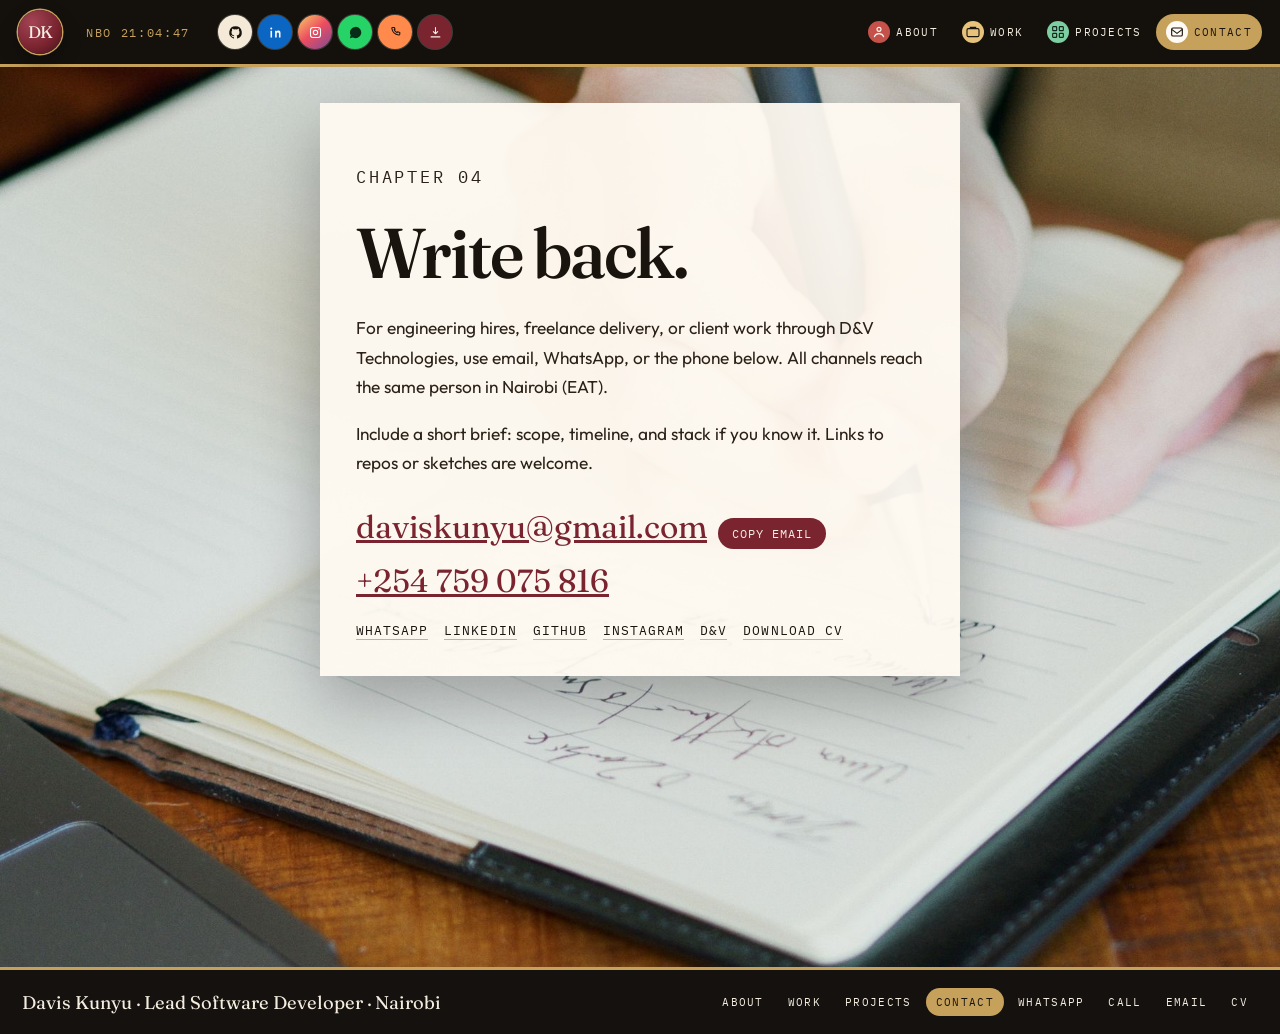
<file: write/index.html>
<!DOCTYPE html>
<html lang="en">
<head>
  <meta charset="UTF-8" />
  <meta name="viewport" content="width=device-width, initial-scale=1.0" />
  <title>Contact — Davis Kunyu</title>
  <meta name="description" content="Contact Davis Kunyu — email, phone, WhatsApp, LinkedIn. Lead Software Developer in Nairobi." />
  <link rel="icon" href="/favicon.svg?v=6" type="image/svg+xml" />
  <link href="https://fonts.googleapis.com/css2?family=Fraunces:opsz,wght@9..144,500&family=IBM+Plex+Mono:wght@400;500&family=Outfit:wght@400;500&display=swap" rel="stylesheet" />
  <link rel="stylesheet" href="/book.css?v=6" />
</head>
<body>
<header class="top">
  <a class="brand" href="/" aria-label="Davis Kunyu, home"><span class="mark" aria-hidden="true">DK</span></a>
  <time class="clock" id="nbo-clock">NBO</time>
  <div class="icon-row" aria-label="Profiles">
    <a href="https://github.com/daviesqunyu" aria-label="GitHub"><svg viewBox="0 0 24 24"><path fill="currentColor" d="M12 2a10 10 0 0 0-3.16 19.49c.5.09.68-.22.68-.48v-1.7c-2.78.6-3.37-1.34-3.37-1.34-.45-1.16-1.1-1.47-1.1-1.47-.9-.62.07-.6.07-.6 1 .07 1.53 1.04 1.53 1.04.89 1.53 2.34 1.09 2.91.83.09-.65.35-1.09.63-1.34-2.22-.25-4.56-1.11-4.56-4.95 0-1.09.39-1.99 1.03-2.69-.1-.25-.45-1.27.1-2.65 0 0 .84-.27 2.75 1.02A9.56 9.56 0 0 1 12 6.8a9.6 9.6 0 0 1 2.5.34c1.9-1.29 2.74-1.02 2.74-1.02.55 1.38.2 2.4.1 2.65.64.7 1.03 1.6 1.03 2.69 0 3.85-2.34 4.7-4.57 4.95.36.31.68.92.68 1.86v2.76c0 .26.18.58.69.48A10 10 0 0 0 12 2z"/></svg></a>
    <a href="https://www.linkedin.com/in/davis-kunyu" aria-label="LinkedIn"><svg viewBox="0 0 24 24"><path fill="currentColor" d="M6.5 9H4V20h2.5V9zM5.2 4A1.6 1.6 0 1 0 5.2 7.2 1.6 1.6 0 0 0 5.2 4zM20 20h-2.5v-5.6c0-1.55-.56-2.4-1.72-2.4-1.24 0-1.88.84-1.88 2.4V20H11.4V9H13.8v1.5c.5-.8 1.5-1.7 3.2-1.7 2.2 0 3 1.45 3 4.1V20z"/></svg></a>
    <a href="https://www.instagram.com/jerara_/" aria-label="Instagram"><svg viewBox="0 0 24 24"><rect x="4" y="4" width="16" height="16" rx="4" fill="none" stroke="currentColor" stroke-width="1.7"/><circle cx="12" cy="12" r="3.5" fill="none" stroke="currentColor" stroke-width="1.7"/><circle cx="17.2" cy="6.8" r="0.8" fill="currentColor"/></svg></a>
    <a href="https://wa.me/254759075816" aria-label="WhatsApp"><svg viewBox="0 0 24 24"><path fill="currentColor" d="M12 3a9 9 0 0 0-7.7 13.5L3 21l4.7-1.2A9 9 0 1 0 12 3zm4.1 11c-.2-.1-1.2-.6-1.4-.7-.2-.1-.3-.1-.5.1l-.5.6c-.1.2-.3.2-.5.1a6 6 0 0 1-1.8-1.1 6.6 6.6 0 0 1-1.2-1.5c-.1-.2 0-.3.1-.4l.4-.4.2-.3c.1-.1 0-.3 0-.4l-.7-1.6c-.2-.4-.3-.4-.5-.4h-.4c-.2 0-.4.1-.6.3-.2.2-.8.7-.8 1.8s.8 2.1.9 2.2c.1.2 1.5 2.4 3.7 3.3.5.2 1 .4 1.4.5.4-.1 1.2-.5 1.4-1 .2-.5.2-.9.1-1-.1-.1-.2-.1-.4-.2z"/></svg></a>
    <a href="tel:+254759075816" aria-label="Call"><svg viewBox="0 0 24 24"><path fill="none" stroke="currentColor" stroke-width="1.7" stroke-linejoin="round" d="M8 4h2.2l1.1 2.8-1.5.9a11 11 0 0 0 4.5 4.5l.9-1.5L18.9 12V14.2A1.8 1.8 0 0 1 17.2 16 13.2 13.2 0 0 1 6 4.8 1.8 1.8 0 0 1 8 4z"/></svg></a>
    <a href="/cv.pdf" download="Davis-Kunyu-CV.pdf" aria-label="Download CV"><svg viewBox="0 0 24 24"><path fill="none" stroke="currentColor" stroke-width="1.7" stroke-linecap="round" d="M12 4v10m0 0l-3.5-3.5M12 14l3.5-3.5M5 19h14"/></svg></a>
  </div>
  <button class="menu" type="button" aria-expanded="false" aria-controls="site-nav">Menu</button>
  <nav id="site-nav" aria-label="Chapters">
    <a href="/about/"><svg viewBox="0 0 24 24" aria-hidden="true"><circle cx="12" cy="8" r="3" fill="none" stroke="currentColor" stroke-width="1.7"/><path d="M5 19c1.4-3 3.6-4.5 7-4.5S17.6 16 19 19" fill="none" stroke="currentColor" stroke-width="1.7" stroke-linecap="round"/></svg>About</a>
    <a href="/work/"><svg viewBox="0 0 24 24" aria-hidden="true"><rect x="3" y="7" width="18" height="12" rx="2" fill="none" stroke="currentColor" stroke-width="1.7"/><path d="M8 7V5h8v2" fill="none" stroke="currentColor" stroke-width="1.7"/></svg>Work</a>
    <a href="/projects/"><svg viewBox="0 0 24 24" aria-hidden="true"><rect x="4" y="4" width="6" height="6" rx="1" fill="none" stroke="currentColor" stroke-width="1.7"/><rect x="14" y="4" width="6" height="6" rx="1" fill="none" stroke="currentColor" stroke-width="1.7"/><rect x="4" y="14" width="6" height="6" rx="1" fill="none" stroke="currentColor" stroke-width="1.7"/><rect x="14" y="14" width="6" height="6" rx="1" fill="none" stroke="currentColor" stroke-width="1.7"/></svg>Projects</a>
    <a href="/write/"><svg viewBox="0 0 24 24" aria-hidden="true"><rect x="4" y="6" width="16" height="12" rx="2" fill="none" stroke="currentColor" stroke-width="1.7"/><path d="M4 8l8 6 8-6" fill="none" stroke="currentColor" stroke-width="1.7"/></svg>Contact</a>
  </nav>
</header>

  <div class="letter">
    <img class="bg" src="/images/writing-hand.jpg" alt="" />
    <main class="sheet">
      <p class="kicker">Chapter 04</p>
      <h1>Write back.</h1>
      <p>For engineering hires, freelance delivery, or client work through D&amp;V Technologies, use email, WhatsApp, or the phone below. All channels reach the same person in Nairobi (EAT).</p>
      <p>Include a short brief: scope, timeline, and stack if you know it. Links to repos or sketches are welcome.</p>
      <a class="mail" href="mailto:daviskunyu@gmail.com">daviskunyu@gmail.com</a>
      <button class="copy-mail" type="button" data-copy="daviskunyu@gmail.com">Copy email</button>
      <a class="mail" href="tel:+254759075816">+254 759 075 816</a>
      <div class="links">
        <a href="https://wa.me/254759075816">WhatsApp</a>
        <a href="https://www.linkedin.com/in/davis-kunyu">LinkedIn</a>
        <a href="https://github.com/daviesqunyu">GitHub</a>
        <a href="https://www.instagram.com/jerara_/">Instagram</a>
        <a href="https://dvtechnologies.xyz">D&amp;V</a>
        <a href="/cv.pdf" download="Davis-Kunyu-CV.pdf">Download CV</a>
      </div>
    </main>
  </div>
<footer class="foot">
  <p>Davis Kunyu · Lead Software Developer · Nairobi</p>
  <nav aria-label="Footer">
    <a href="/about/" aria-label="About">About</a>
    <a href="/work/" aria-label="Work">Work</a>
    <a href="/projects/" aria-label="Projects">Projects</a>
    <a href="/write/" aria-label="Contact">Contact</a>
    <a href="https://wa.me/254759075816" aria-label="WhatsApp">WhatsApp</a>
    <a href="tel:+254759075816" aria-label="Call">Call</a>
    <a href="mailto:daviskunyu@gmail.com" aria-label="Email">Email</a>
    <a href="/cv.pdf" download="Davis-Kunyu-CV.pdf" aria-label="CV">CV</a>
  </nav>
</footer>
<script src="/shell.js?v=6"></script>
</body>
</html>
</file>
<file: book.css>
:root {
  --ink: #1a140f;
  --cream: #f4ecdf;
  --oxblood: #7a2430;
  --gold: #c6a15b;
  --parchment: #fffaf3;
  --sage: #7dcea0;
  --sky: #8eb7e8;
  --clay: #e7b2a4;
  --live: #b7f0c8;
  --muted: #5c4f42;
  --rule: rgba(26, 20, 15, 0.12);
  --term-bg: #0b1410;
  --term-panel: #0e1a14;
  --term-green: #5dffa8;
  --term-green-dim: #3cb87a;
  --term-key: #9ef0c4;
  --term-str: #b7f0c8;
  --serif: "Fraunces", "Iowan Old Style", Georgia, serif;
  --sans: "Outfit", "Avenir Next", sans-serif;
  --mono: "IBM Plex Mono", ui-monospace, monospace;
}
* { box-sizing: border-box; }
html { scroll-behavior: smooth; }
body {
  margin: 0; min-height: 100vh; display: flex; flex-direction: column;
  color: var(--ink); font-family: var(--sans); background: var(--cream);
}
.spread, .person, .ledger, .plates, .bench, .seals, .letter, .frames, .record, .stage { flex: 1; }

.top {
  position: sticky; top: 0; z-index: 30;
  display: flex; align-items: center; gap: 16px;
  min-height: 64px; height: auto; flex-wrap: wrap; padding: 10px 18px;
  background: #14110d; color: var(--cream);
  border-bottom: 3px solid var(--gold);
}
.brand { color: var(--cream); text-decoration: none; display: inline-flex; align-items: center; }
.mark {
  width: 44px; height: 44px; display: grid; place-items: center; border-radius: 50%;
  background: radial-gradient(circle at 32% 28%, #a34454, #7a2430 58%, #3d1016);
  color: #f6efe4; font-family: var(--serif); font-size: 1.05rem; letter-spacing: -0.07em;
  box-shadow: 0 0 0 1.5px #c6a15b, 0 8px 18px rgba(0,0,0,.35);
}
.brand:hover .mark { background: var(--gold); color: #1a140f; }
.clock { margin-left: 8px; font-family: var(--mono); font-size: 12px; letter-spacing: 0.14em; color: var(--gold); }
.menu {
  display: none; margin-left: 8px; border: 1px solid var(--gold); background: transparent; color: var(--cream);
  border-radius: 999px; padding: 6px 12px; letter-spacing: 0.12em; text-transform: uppercase; font-family: var(--mono); font-size: 11px;
}
.top nav { display: flex; flex-wrap: wrap; gap: 4px; margin-left: auto; }
.top nav a, .foot a {
  color: var(--cream); text-decoration: none; border-radius: 999px;
  padding: 7px 10px; font-family: var(--mono); font-size: 11px; letter-spacing: 0.12em; text-transform: uppercase;
  display: inline-flex; align-items: center; gap: 6px;
}
.top svg, .icon-row svg { width: 15px; height: 15px; display: block; }
.icon-row { display: flex; gap: 6px; margin-left: 12px; }
.icon-row a {
  width: 34px; height: 34px; display: grid; place-items: center; border-radius: 50%;
  border: 0; color: #1a140f; padding: 0;
  box-shadow: 0 0 0 1px rgba(246,239,228,.2);
  transition: transform .2s ease, background .2s ease, color .2s ease;
}
.icon-row a[aria-label="GitHub"] { background: #f4ead7; color: #1a140f; }
.icon-row a[aria-label="LinkedIn"] { background: #0a66c2; color: #fff; }
.icon-row a[aria-label="Instagram"] { background: linear-gradient(140deg, #f7ce68, #ee4d5f 48%, #7b4b9a); color: #fff; }
.icon-row a[aria-label="WhatsApp"] { background: #25d366; color: #062e16; }
.icon-row a[aria-label="Call"] { background: #ff8a4c; color: #1a140f; }
.icon-row a[aria-label="Download CV"] { background: #7a2430; color: #f6efe4; }
.icon-row a:hover { transform: translateY(-2px); background: #fffaf3; color: #1a140f; }
.top nav a svg {
  width: 22px; height: 22px; padding: 3px; box-sizing: border-box; border-radius: 50%;
  transition: background .2s ease, color .2s ease;
}
.top nav a[href="/about/"] svg { color: #fff5f0; background: #c4524a; }
.top nav a[href="/work/"] svg { color: #1a140f; background: #e7c27a; }
.top nav a[href="/projects/"] svg { color: #10261c; background: #7dcea0; }
.top nav a[href="/write/"] svg { color: #102033; background: #8eb7e8; }
.top nav a:hover svg, .top nav a.on svg { color: #1a140f; background: #fffaf3; }
.copy-mail {
  border: 0; background: var(--oxblood); color: #f6efe4; border-radius: 999px;
  padding: 8px 14px; margin-left: 8px; font-family: var(--mono); letter-spacing: 0.08em; text-transform: uppercase; font-size: 12px;
}
.chips { display: flex; flex-wrap: wrap; gap: 8px; margin-top: 12px; }
.chips a { text-decoration: none; border: 1px solid rgba(26,20,15,.25); border-radius: 999px; padding: 8px 12px; font-family: var(--mono); font-size: 12px; letter-spacing: 0.06em; color: #241910; background: #fffaf3; }
#seals { margin-top: 28px; background: #fbf7f0; color: #241910; padding: 22px 22px 26px; }
.seal-row { display: flex; flex-wrap: wrap; gap: 8px; margin-top: 18px; }
.seal-row a { background: #f7f1e6; color: var(--ink); text-decoration: none; border-radius: 999px; padding: 8px 12px; font-family: var(--mono); font-size: 12px; }
.cap em { font-style: normal; font-family: var(--mono); font-size: 10px; letter-spacing: 0.14em; text-transform: uppercase; color: #e7c27a; }
.cap em.live { color: #b7f0c8; }
.top nav a:hover, .top nav a.on, .foot a:hover, .foot a.on { background: var(--gold); color: #1a140f; }
.foot {
  display: flex; justify-content: space-between; gap: 16px; flex-wrap: wrap; align-items: center;
  padding: 18px 22px; background: #14110e; color: var(--cream); border-top: 3px solid var(--gold);
}
.foot p { margin: 0; font-family: var(--serif); font-size: 1.15rem; }
.foot nav { display: flex; flex-wrap: wrap; gap: 4px; }
img { max-width: 100%; display: block; }
a { color: inherit; }
button { font: inherit; cursor: pointer; }
:focus-visible { outline: 2px solid var(--gold); outline-offset: 3px; }

.ribbon {
  position: sticky; top: 0; z-index: 5;
  display: flex; justify-content: space-between; gap: 16px; align-items: center;
  padding: 14px 22px; font-family: var(--mono); font-size: 12px; letter-spacing: 0.12em;
  text-transform: uppercase;
}
.ribbon a { text-decoration: none; }
.ribbon nav { display: flex; flex-wrap: wrap; gap: 12px 16px; }
.ribbon a.on { color: var(--oxblood); }

.stage {
  min-height: 100vh; position: relative; display: grid;
  place-items: start center; padding-top: 8px;
  overflow: hidden; color: var(--cream); background: #120e0b;
}
.home-career .stage, .home-techwords .stage { padding-top: 14px; padding-bottom: 40px; }
.stage-bg, .wash {
  position: absolute; inset: 0; width: 100%; height: 100%; object-fit: cover;
  pointer-events: none;
}
.wash {
  background: linear-gradient(180deg, rgba(12,8,6,.25), rgba(12,8,6,.55));
}
.opener {
  position: relative; z-index: 1;
  display: flex; flex-direction: column; align-items: center;
  width: min(560px, 100%); padding: 18px 16px 32px;
}
.visually-hidden {
  position: absolute; width: 1px; height: 1px; padding: 0; margin: -1px;
  overflow: hidden; clip: rect(0, 0, 0, 0); border: 0;
}
.code-hero {
  width: 100%; margin-bottom: 22px;
  filter: drop-shadow(0 16px 40px rgba(0, 0, 0, 0.55));
}
.code-window {
  border-radius: 10px; overflow: hidden;
  border: 1px solid rgba(93, 255, 168, 0.35);
  background: var(--term-panel);
  box-shadow: 0 0 0 1px rgba(0, 0, 0, 0.4), 0 0 28px rgba(61, 255, 143, 0.08);
}
.code-bar {
  display: flex; align-items: center; gap: 6px; padding: 8px 12px;
  background: #070d0a; border-bottom: 1px solid rgba(93, 255, 168, 0.2);
  font-family: var(--mono); font-size: 10px; letter-spacing: 0.06em; color: var(--term-green-dim);
}
.code-bar .dot { width: 9px; height: 9px; border-radius: 50%; }
.dot-r { background: #ff5f57; }
.dot-y { background: #febc2e; }
.dot-g { background: #28c840; }
.code-filename { margin-left: auto; color: var(--term-green); opacity: 0.85; }
.code-block {
  margin: 0; padding: 14px 14px 16px; overflow-x: auto;
  font-family: var(--mono); font-size: clamp(10px, 2.6vw, 12px); line-height: 1.55;
  color: var(--term-key); background: var(--term-bg);
  text-align: left;
}
.c-line { display: block; white-space: pre;
}
.c-kw { color: #7ee8b0; }
.c-hl { color: var(--term-green); font-weight: 500; text-shadow: 0 0 12px rgba(93, 255, 168, 0.35); }
.c-id { color: #e8fff3; }
.c-key { color: var(--term-green-dim); }
.c-str { color: var(--term-str); }
.c-fn { color: #8eb7e8; }
.c-cursor {
  display: inline-block; width: 8px; height: 1.1em; margin-left: 2px;
  vertical-align: text-bottom; background: var(--term-green);
  animation: term-blink 1s step-end infinite;
}
@keyframes term-blink { 50% { opacity: 0; } }
.volume {
  position: relative; width: min(340px, 86vw); height: min(480px, 62vh);
  border: 0; padding: 0; margin: 0; background: transparent; perspective: 1600px;
}
.brand-word {
  display: none; margin-left: 10px; font-family: var(--serif); font-size: 1.15rem;
  letter-spacing: -0.02em; color: var(--gold);
}
.home-career .brand .brand-word, .home-techwords .brand .brand-word { display: inline; }
.brand-word { max-width: 11rem; line-height: 1.15; font-size: 1rem; }
.volume-cover {
  cursor: pointer; border: 0; width: 100%; height: 100%; font: inherit; text-align: left;
}
.volume-cover:disabled { cursor: default; pointer-events: none; }
.cover-title {
  font-family: var(--serif); font-weight: 560;
  font-size: clamp(2.4rem, 6vw, 3.2rem); line-height: 0.95; letter-spacing: -0.02em;
}
.scene-nav { margin-bottom: 4px; }
.book-controls .scene-nav[hidden] { display: none; }
.stage-synopsis { display: none !important; }
.leaf {
  height: 100%; padding: 32px 24px 28px 42px;
  display: flex; flex-direction: column; justify-content: center; gap: 4px;
  color: var(--ink); text-align: left;
}
.leaf small { font-family: var(--mono); letter-spacing: 0.16em; text-transform: uppercase; color: var(--oxblood); font-size: 11px; }
.leaf b { font-family: var(--serif); font-weight: 560; font-size: 1.7rem; }
.volume-pages, .volume-cover {
  position: absolute; inset: 0; border-radius: 2px 10px 10px 2px;
}
.volume-pages {
  background:
    repeating-linear-gradient(90deg, transparent 0 3px, rgba(90,60,30,.08) 3px 4px),
    linear-gradient(90deg, #d9cbb6, #f7f1e6 12%, #fffaf2);
  transform: translate(10px, 6px);
  box-shadow: 0 30px 70px rgba(0,0,0,.5);
}
.volume-terminal .volume-pages {
  border: 1px solid rgba(93, 255, 168, 0.25);
  box-shadow: 0 30px 70px rgba(0,0,0,.55), 0 0 24px rgba(93, 255, 168, 0.06);
}
.terminal-cover {
  background:
    linear-gradient(165deg, #0e1a14 0%, #0a120e 45%, #070d0a 100%);
  color: var(--term-key); transform-origin: left center; transform-style: preserve-3d;
  transition: transform 1.05s cubic-bezier(.2,.7,.2,1);
  display: flex; flex-direction: column; justify-content: center; gap: 14px;
  padding: 1.4rem 1.2rem; text-align: left; overflow: hidden;
  box-shadow: inset 0 0 0 1px rgba(93, 255, 168, 0.3), 8px 0 0 #061008;
}
.cover-scan {
  position: absolute; inset: 0; pointer-events: none; opacity: 0.12;
  background: repeating-linear-gradient(0deg, transparent, transparent 2px, rgba(93, 255, 168, 0.15) 2px, rgba(93, 255, 168, 0.15) 3px);
}
.cover-code {
  position: relative; z-index: 1;
  font-family: var(--mono); font-size: clamp(11px, 2.8vw, 13px); line-height: 1.65;
  white-space: pre-wrap; color: var(--term-key);
}
.cover-code .cover-brand {
  font-size: clamp(1.6rem, 4.5vw, 2.1rem); display: inline;
  letter-spacing: -0.03em;
}
.cover-cta {
  position: relative; z-index: 1; font-family: var(--mono); font-style: normal;
  font-size: 10px; letter-spacing: 0.14em; text-transform: uppercase;
  color: var(--term-green); opacity: 0.9;
}
.terminal-cover:hover { box-shadow: inset 0 0 0 1px rgba(93, 255, 168, 0.55), 0 0 20px rgba(93, 255, 168, 0.12); }
.volume-cover small, .volume-cover em { font-family: var(--mono); }
.volume.is-open .volume-cover { transform: rotateY(-158deg); }
.volume-pages { overflow: hidden; }
.synopsis {
  position: absolute; inset: 0; z-index: 3; padding: 14px 16px 12px;
  background: linear-gradient(180deg, #fffaf2 0%, #efe4d2 100%);
  color: #241910; overflow-y: auto;
}
.synopsis-kicker {
  margin: 0; font-family: var(--mono); font-size: 10px; letter-spacing: 0.16em;
  text-transform: uppercase; color: #7a2430;
}
.synopsis-title {
  margin: 4px 0 8px; font-family: var(--serif); font-size: 1.35rem; line-height: 1.1; color: #1a140f;
}
.synopsis-body, .synopsis-note {
  margin: 8px 0 10px; font-size: 0.84rem; line-height: 1.45; color: #2a2118;
}
.synopsis-note { margin-top: 12px; font-family: var(--mono); font-size: 10px; letter-spacing: 0.06em; text-transform: uppercase; color: var(--muted); }
.synopsis-scenes {
  margin: 10px 0 0; padding: 0 0 0 1.1rem; font-size: 0.8rem; line-height: 1.4; color: #2a2118;
}
.synopsis-scenes li { margin: 0 0 6px; }
.synopsis-scenes strong { font-family: var(--serif); font-weight: 560; color: var(--oxblood); }
.scene-nav { display: flex; flex-wrap: wrap; gap: 6px; margin-top: 10px; }
.stage-synopsis {
  position: relative; z-index: 1; width: min(720px, calc(100vw - 32px));
  margin-top: 28px; padding: 22px 20px 24px; text-align: left;
  background: rgba(20, 14, 10, 0.82); border: 1px solid rgba(198, 161, 91, 0.45);
  border-radius: 12px; color: #f6efe4; backdrop-filter: blur(6px);
  box-shadow: 0 20px 50px rgba(0, 0, 0, 0.35);
}
.stage-synopsis .synopsis-kicker { color: var(--gold); }
.stage-synopsis .synopsis-title { color: #fffaf3; font-size: clamp(1.8rem, 4vw, 2.4rem); }
.stage-synopsis .synopsis-lead {
  margin: 0 0 18px; max-width: 56ch; font-size: 0.98rem; line-height: 1.65; color: #e7dcc8;
}
.synopsis-grid {
  display: grid; grid-template-columns: repeat(2, 1fr); gap: 12px;
}
.synopsis-card {
  padding: 12px 14px; border-radius: 8px;
  background: rgba(255, 250, 243, 0.06); border: 1px solid rgba(198, 161, 91, 0.28);
}
.synopsis-card h3 { margin: 0 0 6px; font-family: var(--serif); font-size: 1.1rem; }
.synopsis-card h3 a { color: var(--gold); text-decoration: none; }
.synopsis-card h3 a:hover { color: #fffaf3; }
.synopsis-card p { margin: 0; font-size: 0.86rem; line-height: 1.5; color: #d9cbb8; }
@media (max-width: 560px) { .synopsis-grid { grid-template-columns: 1fr; } }
.scene-nav button {
  width: 34px; height: 34px; border-radius: 50%; border: 1px solid #c6a15b;
  background: #fffaf3; color: #1a140f; font-family: var(--mono); font-size: 11px;
}
.scene-nav button.is-on { background: #7a2430; color: #f6efe4; border-color: #7a2430; }
.film { position: absolute; inset: 0; display: flex; flex-direction: column; background: #100d0b; z-index: 1; }
.film.is-synopsis { opacity: 0; pointer-events: none; }
.volume.is-open .film { z-index: 2; }
.book-controls {
  position: relative; z-index: 2; margin-top: 18px;
  display: flex; flex-wrap: wrap; align-items: center; justify-content: center; gap: 10px;
}
.book-close {
  border: 1px solid rgba(246,239,228,.55); background: transparent; color: #f6efe4;
  border-radius: 999px; padding: 10px 16px; font-family: var(--mono);
  letter-spacing: 0.14em; text-transform: uppercase; font-size: 12px;
}
.book-close:hover { background: rgba(246,239,228,.12); }
.play:disabled { opacity: 0.45; cursor: not-allowed; }
.perfs, .filmbar { flex: none; }
.perfs {
  height: 16px;
  background:
    radial-gradient(circle at 10px 8px, #1a140f 3.2px, transparent 3.6px) 0 0 / 22px 16px repeat-x,
    #c6a15b;
}
.filmbar { height: 3px; background: #2a2118; }
.filmbar i { display: block; height: 100%; width: 16%; background: #f4ead7; transition: width .6s ease; }
.screen { position: relative; flex: 1; overflow: hidden; }
.shot {
  position: absolute; inset: 0; display: flex; flex-direction: column;
  opacity: 0; transition: opacity .7s ease;
}
.shot.is-on { opacity: 1; }
.shot img { width: 100%; height: 58%; object-fit: cover; transform: scale(1.06); filter: saturate(1.05) contrast(1.02); }
.shot.is-on img { animation: film-drift 4.2s ease-out both; }
.shot.is-on .line { animation: line-rise .55s ease-out both; }
@keyframes film-drift { from { transform: scale(1.12); filter: brightness(1.08); } to { transform: scale(1); filter: brightness(1); } }
@keyframes line-rise { from { opacity: 0; transform: translateY(6px); } to { opacity: 1; transform: none; } }
@media (prefers-reduced-motion: reduce) {
  .shot.is-on img { animation: none; }
}
.shot .line { padding: 10px 14px 8px; color: #f6efe4; }
.shot small { font-family: var(--mono); letter-spacing: 0.16em; text-transform: uppercase; font-size: 10px; color: #c6a15b; }
.shot strong { display: block; font-family: var(--serif); font-size: 1.35rem; line-height: 1.05; margin-top: 2px; }
.shot em { display: block; margin-top: 4px; font-style: normal; font-size: .82rem; line-height: 1.35; color: #e7d7c4; }
.play {
  display: inline-flex; align-items: center; gap: 8px;
  border: 0; background: #c6a15b; color: #1a140f; border-radius: 999px;
  padding: 10px 16px; font-family: var(--mono); letter-spacing: 0.14em; text-transform: uppercase; font-size: 12px;
}
.play-mark {
  width: 0; height: 0;
  border-left: 10px solid #1a140f;
  border-top: 6px solid transparent;
  border-bottom: 6px solid transparent;
}
.play.is-on .play-mark {
  width: 10px; height: 12px; border: 0;
  background:
    linear-gradient(#1a140f, #1a140f) left/3px 100% no-repeat,
    linear-gradient(#1a140f, #1a140f) right/3px 100% no-repeat;
}
.hint {
  position: relative; z-index: 1; margin-top: 28px; font-family: var(--mono);
  letter-spacing: 0.2em; font-size: 12px;
}
.skip-read {
  position: relative; z-index: 1; margin-top: 10px; color: #f6efe4; font-size: 14px;
}
.reach {
  position: relative; z-index: 2;
  display: flex; flex-wrap: wrap; justify-content: center; gap: 12px;
  margin-top: 22px;
}
.sticker {
  display: flex; align-items: center; gap: 8px;
  min-height: 52px; padding: 8px 14px 8px 8px;
  border-radius: 999px; text-decoration: none; color: #1a140f;
  background: #fffaf3; box-shadow: 0 14px 30px rgba(0,0,0,.38);
  font-family: var(--mono); font-size: 12px; letter-spacing: 0.06em; text-transform: uppercase;
}
.sticker b { font-weight: 500; }
.sticker .emoji {
  width: 40px; height: 40px; display: grid; place-items: center;
  border-radius: 50%; font-size: 1.35rem; line-height: 1;
  animation: live-bob 2.2s ease-in-out infinite;
}
.sticker.in { border: 2px solid #0a66c2; }
.sticker.in .emoji { background: #d6e8ff; animation-delay: 0s; }
.sticker.wa { border: 2px solid #1faa59; }
.sticker.wa .emoji { background: #d8ffe8; animation-delay: .25s; }
.sticker.call { border: 2px solid #e07a2f; }
.sticker.call .emoji { background: #ffe4cc; animation-delay: .5s; }
.sticker.in b { color: #0a66c2; }
.sticker.wa b { color: #128c7e; }
.sticker.call b { color: #c2410c; }
.sticker:hover { transform: translateY(-3px); }
@keyframes live-bob {
  0%, 100% { transform: translateY(0); }
  50% { transform: translateY(-5px); }
}
.chapters {
  position: relative; z-index: 1;
  display: flex; flex-wrap: wrap; justify-content: center; gap: 10px 16px;
  margin-top: 22px; font-family: var(--mono); font-size: 12px;
  letter-spacing: 0.14em; text-transform: uppercase;
}
.chapters a { color: #f6efe4; text-decoration: none; border-bottom: 1px solid rgba(246,239,228,.45); }

.spread {
  min-height: 100vh;
  background: #e7dcc8 url("/images/open-book.jpg") center/cover;
  color: var(--ink);
}
.spread .ribbon { background: rgba(244,236,223,.82); }
.gutter {
  width: min(980px, calc(100% - 32px));
  margin: 24px auto 64px;
  display: grid; grid-template-columns: 1fr 1fr;
  background: rgba(255,250,242,.9);
  box-shadow: 0 24px 60px rgba(60,30,10,.18);
  min-height: 70vh;
}
.page { padding: 48px 40px; }
.page + .page { border-left: 1px solid rgba(80,40,20,.15); box-shadow: inset 12px 0 20px rgba(80,40,20,.05); }
.kicker { font-family: var(--mono); letter-spacing: 0.16em; text-transform: uppercase; font-size: 12px; color: var(--oxblood); }
h1, h2 { font-family: var(--serif); font-weight: 560; letter-spacing: -0.03em; margin: 0; }
.spread h1 { font-size: clamp(3rem, 6vw, 4.6rem); line-height: 0.92; }
.toc { list-style: none; padding: 0; margin: 18px 0 0; }
.toc a {
  display: grid; grid-template-columns: 36px 1fr auto; gap: 10px;
  text-decoration: none; padding: 14px 0; border-bottom: 1px solid rgba(26,20,15,.12);
  font-size: 1.25rem;
}
.toc em { font-family: var(--mono); font-style: normal; font-size: 12px; color: var(--oxblood); }
.toc span:last-child { font-family: var(--mono); font-size: 12px; }

.person {
  min-height: 100vh;
  background: #0c1218 url("/images/nairobi-pexels.jpg") center 62%/cover no-repeat fixed;
}
.person .ribbon { background: rgba(12, 14, 18, 0.78); color: #f6efe4; backdrop-filter: blur(8px); }
.person .ribbon a.on { color: #e7c27a; }
.nrb {
  width: min(1080px, calc(100% - 32px));
  margin: 24px auto 40px;
  min-height: calc(100vh - 120px);
  display: grid;
  grid-template-columns: 1fr;
  align-content: end;
  gap: 16px;
}
.nrb .copy {
  width: auto;
  margin: 0;
  color: #241910;
  background: #fbf7f0;
  box-shadow: 0 24px 70px rgba(0, 0, 0, 0.35);
}
.now {
  display: flex; align-items: center; gap: 8px; margin: 14px 0 0;
  font-family: var(--mono); font-size: 12px; letter-spacing: 0.06em; text-transform: uppercase; color: #7a2430;
}
.pulse {
  width: 8px; height: 8px; flex: none; border-radius: 50%; background: #1faa59;
  box-shadow: 0 0 0 0 rgba(31, 170, 89, 0.65);
  animation: ping 1.6s infinite;
}
@keyframes ping {
  70% { box-shadow: 0 0 0 8px rgba(31, 170, 89, 0); }
}
.bio-line { margin: 16px 0 0; font-family: var(--serif); font-size: 1.25rem; color: #7a2430; }
.live-note { margin: 10px 0 0; color: #5c4a3a; font-size: 0.95rem; line-height: 1.5; }
.seal-label { margin-top: 18px; }
.links { flex-wrap: wrap; }
@media (min-width: 900px) {
  .nrb { grid-template-columns: 1.15fr 0.85fr; }
  .nrb .story { grid-column: 1; grid-row: 1 / span 2; }
}
.nrb h2 { font-size: 2.4rem; margin-top: 6px; }
.gh-list { list-style: none; padding: 0; margin: 14px 0 0; }
.gh-list li { border-bottom: 1px solid rgba(26,20,15,.12); padding-bottom: 8px; }
.gh-list a {
  display: flex; justify-content: space-between; gap: 12px;
  text-decoration: none; padding: 10px 0 2px;
}
.gh-list .domain {
  display: inline-block; margin: 0 0 4px; color: #7a2430;
  font-family: var(--mono); font-size: 12px; letter-spacing: 0.04em;
}
.gh-list span { font-family: var(--mono); font-size: 12px; letter-spacing: 0.06em; text-transform: uppercase; color: var(--oxblood); }

.record {
  min-height: 100vh; color: #f6efe4;
  background:
    radial-gradient(circle at 80% 20%, rgba(198,161,91,.18), transparent 28%),
    #100d0c url("/images/desk-night.jpg") center/cover fixed;
}
.record .ribbon { background: rgba(10,8,7,.78); color: #f6efe4; }
.record .ribbon a.on { color: #e7c27a; }
.sleeve {
  width: min(920px, calc(100% - 28px));
  margin: 28px auto 70px;
}
.sleeve h1 { font-size: clamp(3rem, 7vw, 5.2rem); }
.sleeve h1 em { font-style: italic; color: #e7c27a; }
.player {
  margin-top: 18px; background: #181410; border-radius: 12px; overflow: hidden;
}
.player iframe { width: 100%; height: 352px; border: 0; display: block; }
.shelf { display: grid; grid-template-columns: 1fr 1fr; gap: 14px; margin-top: 14px; }
.shelf iframe { width: 100%; height: 152px; border: 0; border-radius: 12px; }
.lately { display: flex; flex-wrap: wrap; gap: 8px; margin-top: 16px; }
.lately span {
  border: 1px solid rgba(246,239,228,.35); border-radius: 999px;
  padding: 6px 10px; font-family: var(--mono); font-size: 12px; letter-spacing: 0.06em;
}

.frames { min-height: 100vh; background: #120e12; color: #f6efe4; }
.frames .ribbon { background: #120e12; }
.frames .ribbon a.on { color: #e7c27a; }
.reel {
  width: min(880px, calc(100% - 28px));
  margin: 36px auto 70px;
  display: grid; grid-template-columns: 220px 1fr; gap: 36px; align-items: center;
}
.highlight {
  width: 196px; height: 196px; border-radius: 50%; padding: 5px;
  background: conic-gradient(from 200deg, #f7ce68, #e97b3c, #c13b73, #7b4b9a, #f7ce68);
}
.highlight img { width: 100%; height: 100%; object-fit: cover; border-radius: 50%; border: 4px solid #120e12; }
.reel h1 { font-size: clamp(3rem, 6vw, 5rem); margin-bottom: 8px; }
.reel h1 em { font-style: italic; color: #e7b2a4; }
.split { display: grid; grid-template-columns: 0.9fr 1.1fr; min-height: calc(100vh - 52px); }
.split img { width: 100%; height: 100%; object-fit: cover; min-height: 420px; }
.copy { padding: 36px 32px; color: #241910; }
.copy h1 { font-size: clamp(3.2rem, 6vw, 5.4rem); line-height: 0.9; color: #1a140f; }
.copy h1 em { font-style: italic; color: var(--oxblood); }
.copy h2, .nrb h2 { color: #1a140f; }
.lede, .page p, .slip p, .sheet p, .nrb .copy p, .deck-intro, .ledger-intro {
  color: #2a2118;
  font-size: 1.08rem;
  line-height: 1.7;
}
.lede { max-width: 42rem; margin: 18px 0 0; }
.lede a { color: var(--oxblood); font-weight: 500; text-underline-offset: 3px; }
.lede a:hover { color: #c2410c; }
.lede + .lede { margin-top: 1rem; padding-top: 1rem; border-top: 1px solid var(--rule); }
.story .lede:first-of-type { margin-top: 14px; }
.deck-intro, .ledger-intro {
  width: min(1100px, calc(100% - 32px));
  margin: 0 auto 6px;
  max-width: 42rem;
  color: #d9cbb8;
  font-size: 1.05rem;
}
.ledger-intro { margin-bottom: 28px; color: #e7dcc8; max-width: 38rem; }
.skip-read { text-decoration: none; border-bottom: 1px solid rgba(246,239,228,.45); }
.skip-read:hover { color: var(--gold); border-color: var(--gold); }
.seal-row a:nth-child(1) { background: var(--oxblood); color: #f6efe4; }
.seal-row a:nth-child(4) { background: #2e4a3a; color: var(--live); }
#seals .kicker { color: var(--oxblood); }
.page h1 { font-size: clamp(2.4rem, 5vw, 3.6rem); line-height: 1.05; max-width: 22ch; }
.page > p:not(.kicker) { max-width: 38rem; line-height: 1.65; color: var(--muted); margin-top: 12px; }
.sheet > p:not(.kicker) { max-width: 36rem; }
.facts { display: grid; grid-template-columns: 1fr 1fr; gap: 18px; margin-top: 28px; }
.facts strong, .fact strong { display: block; font-family: var(--serif); font-size: 2rem; }
.fact { color: inherit; text-decoration: none; }
.fact:hover strong, .slip:hover h2, .card:hover h2 { color: var(--oxblood); }
.nrb h2 a, .gh-list a { color: inherit; text-decoration: none; }

.ledger {
  min-height: 100vh; color: #f6efe4;
  background: #0e1210 url("/images/library-desks.jpg") center/cover fixed;
}
.ledger .ribbon { background: rgba(8,10,9,.72); color: #f6efe4; backdrop-filter: blur(8px); }
.ledger .ribbon a.on { color: #e7c27a; }
.file {
  width: min(880px, calc(100% - 32px));
  margin: 40px auto 80px;
}
.file h1 { font-size: clamp(3rem, 7vw, 5.5rem); }
.slip {
  display: block; color: inherit; text-decoration: none;
  background: #f7f1e6; color: var(--ink);
  padding: 28px 28px 24px; margin-top: 22px;
  box-shadow: 0 18px 40px rgba(0,0,0,.28);
}
.slip:nth-child(odd) { transform: rotate(-0.6deg); }
.slip:nth-child(even) { transform: rotate(0.7deg); }
.slip h2 { font-size: 2.2rem; }
.slip .when { font-family: var(--mono); font-size: 12px; letter-spacing: 0.08em; text-transform: uppercase; color: var(--oxblood); }
.slip p { margin: 10px 0 0; }

.plates { min-height: 100vh; background: #14110e; color: #f6efe4; }
.plates .ribbon { background: #14110e; }
.plates h1 { width: min(1100px, calc(100% - 32px)); margin: 28px auto 8px; font-size: clamp(3rem, 6vw, 5rem); }
.plates h1 em { font-style: italic; color: #e7b2a4; }
.rail-note { width: min(1100px, calc(100% - 32px)); margin: 0 auto 18px; color: #d9cbb8; }
.gallery {
  display: grid; grid-auto-flow: column; grid-auto-columns: min(78vw, 640px);
  gap: 18px; overflow-x: auto; padding: 10px 4vw 48px; scroll-snap-type: x mandatory;
}
.plate { display: block; scroll-snap-align: start; color: inherit; }
.plate-shot { display: block; text-decoration: none; color: inherit; }
.plate .cap { display: block; padding: 12px 2px 0; }
.plate img { height: 360px; width: 100%; object-fit: cover; }
.plate .cap .domain {
  display: inline-block; margin-top: 8px; color: var(--live);
  font-family: var(--mono); font-size: 12px; letter-spacing: 0.03em; text-decoration: none;
  border-bottom: 1px solid rgba(183,240,200,.55);
}
.peek {
  position: fixed; z-index: 50; width: min(460px, calc(100vw - 16px)); pointer-events: none;
  background: #fffaf3; color: #1a140f; border: 2px solid #c6a15b; border-radius: 14px;
  box-shadow: 0 22px 50px rgba(0,0,0,.45); overflow: hidden;
}
.peek p {
  margin: 0; padding: 8px 12px; font-family: var(--mono); font-size: 11px; letter-spacing: 0.08em; text-transform: uppercase; color: #7a2430;
}
.peek-frame { height: 300px; position: relative; background: #120e0b; padding: 10px 10px 0; }
.peek-device {
  height: 100%; border-radius: 16px; overflow: hidden; border: 2px solid #2a2118;
  box-shadow: inset 0 0 0 1px rgba(198,161,91,.35); background: #000;
}
.peek-shot { width: 100%; height: 100%; object-fit: cover; object-position: top center; display: block; }
.peek-frame::before {
  content: "Fetching preview";
  position: absolute; inset: 10px 10px 0; border-radius: 16px;
  display: grid; place-items: center;
  background: #fffaf3; color: #7a2430; font-family: var(--mono); font-size: 12px; letter-spacing: 0.08em; text-transform: uppercase;
  pointer-events: none; z-index: 1;
}
.peek-frame.ready::before { opacity: 0; transition: opacity .35s ease; }
.peek-open {
  display: block; margin: 0; padding: 10px 12px 12px;
  font-family: var(--mono); font-size: 11px; letter-spacing: 0.1em; text-transform: uppercase;
  color: #7a2430; text-decoration: none; pointer-events: auto; text-align: center;
}
.peek-open:hover { color: #c2410c; }
.plate[data-preview] { cursor: crosshair; }
.plate[data-preview] .plate-shot img,
#gh-repos [data-preview] { transition: outline .2s ease; }
.plate[data-preview]:hover .plate-shot img { outline: 2px solid #c6a15b; outline-offset: -2px; }
.plate figcaption { padding: 12px 2px 0; }
.plate strong { font-family: var(--serif); font-size: 1.8rem; display: block; }
.plate small { font-family: var(--mono); letter-spacing: 0.08em; text-transform: uppercase; color: #e7c27a; }

.bench {
  min-height: 100vh;
  background: #efe6d4 url("/images/sketchbook.jpg") center/cover fixed;
}
.bench .ribbon { background: rgba(255,250,242,.8); }
.cards {
  width: min(1000px, calc(100% - 28px));
  margin: 20px auto 70px;
  display: grid; grid-template-columns: repeat(3, 1fr); gap: 16px;
}
.card {
  display: block; color: inherit; text-decoration: none;
  background: rgba(255,250,242,.92); padding: 18px 16px 16px; min-height: 150px;
  box-shadow: 0 10px 24px rgba(40,20,10,.12);
}
.card:nth-child(2) { transform: rotate(1.2deg); }
.card:nth-child(3) { transform: rotate(-1deg); }
.card:nth-child(5) { transform: rotate(0.8deg); }
.card h2 { font-size: 1.6rem; }
.bench h1 { width: min(1000px, calc(100% - 28px)); margin: 28px auto 0; font-size: clamp(3rem, 6vw, 4.8rem); }

.seals {
  min-height: 100vh;
  background: #efe4d2 url("/images/paper-fiber.jpg") center/cover;
}
.seals .ribbon { background: rgba(255,248,238,.85); }
.seal-wrap { width: min(980px, calc(100% - 28px)); margin: 20px auto 70px; }
.seal-wrap h1 { font-size: clamp(3rem, 6vw, 5rem); }
.stamps { display: grid; grid-template-columns: repeat(3, 1fr); gap: 22px; margin-top: 20px; }
.stamp {
  aspect-ratio: 1; border: 3px solid var(--oxblood); border-radius: 50%;
  display: grid; place-items: center; text-align: center; padding: 16%;
  text-transform: uppercase; text-decoration: none; color: inherit;
  background: rgba(255,250,242,.55);
}
.stamp b { font-family: var(--serif); font-size: 1.7rem; display: block; }
.stamp span { font-family: var(--mono); font-size: 11px; letter-spacing: 0.12em; color: var(--oxblood); }
.stamp:nth-child(2) { transform: rotate(6deg); }
.stamp:nth-child(4) { transform: rotate(-5deg); }

.letter {
  min-height: 100vh; position: relative; color: var(--ink);
}
.letter .bg { position: absolute; inset: 0; width: 100%; height: 100%; object-fit: cover; }
.letter .ribbon { position: relative; z-index: 2; background: rgba(20,14,10,.72); color: #f6efe4; }
.sheet {
  position: relative; width: min(640px, calc(100% - 28px));
  margin: 36px auto 70px; background: rgba(255,250,242,.94);
  padding: 42px 36px 36px; box-shadow: 0 24px 60px rgba(0,0,0,.28);
}
.sheet h1 { font-size: clamp(2.8rem, 6vw, 4.4rem); }
.mail {
  display: inline-block; margin-top: 12px; font-family: var(--serif);
  font-size: clamp(1.4rem, 3vw, 2rem); color: var(--oxblood);
}
.links { display: flex; gap: 16px; margin-top: 22px; font-family: var(--mono); letter-spacing: 0.08em; text-transform: uppercase; font-size: 13px; }
.links a { text-decoration: none; border-bottom: 1px solid rgba(26,20,15,.3); }

@media (max-width: 800px) {
  .menu { display: inline-flex; }
  .top { flex-wrap: wrap; height: auto; min-height: 64px; padding: 12px 16px; }
  .top nav {
    display: none; position: absolute; top: 64px; left: 0; right: 0;
    margin: 0; padding: 12px; background: #14110e;
    flex-direction: column; border-bottom: 3px solid var(--gold);
  }
  .top nav.open { display: flex; }
  .gutter, .split, .cards, .stamps { grid-template-columns: 1fr; }
  .page + .page { border-left: 0; border-top: 1px solid rgba(80,40,20,.15); }
  .gallery { grid-auto-columns: 86vw; }
  .plate img { height: 240px; }
  .copy { padding: 32px 20px 56px; }
  .slip { transform: none; }
  .nrb .copy { margin: 0 auto; padding: 32px 20px 40px; }
  .shelf, .reel { grid-template-columns: 1fr; }
  .record { background-attachment: scroll; }
  .highlight { margin: 0 auto; }
  .person, .ledger { background-attachment: scroll; }
  .bench { background-attachment: scroll; }
}
.about-stage {
  width: min(1120px, calc(100% - 32px));
  margin: 28px auto 8px;
  display: grid;
  grid-template-columns: 1fr;
  gap: 18px;
}
.stage-3d {
  position: relative;
  height: 500px;
  perspective: 1100px;
  display: grid;
  place-items: center;
}
.tilt {
  width: min(220px, 58vw);
  height: 280px;
  z-index: 1;
  position: relative;
  border-radius: 18px;
  overflow: hidden;
  transform-style: preserve-3d;
  transform: rotateY(-10deg) rotateX(6deg);
  box-shadow: 0 30px 70px rgba(0,0,0,.45), 0 0 0 1px rgba(246,239,228,.35);
  animation: sway 8s ease-in-out infinite;
}
.tilt img { width: 100%; height: 100%; object-fit: cover; display: block; }
.tilt-face {
  position: absolute; left: 0; right: 0; bottom: 0;
  padding: 48px 16px 16px;
  background: linear-gradient(180deg, transparent, rgba(12,8,6,.88));
  color: #f6efe4;
}
.tilt-face strong { display: block; font-family: var(--serif); font-size: 1.7rem; line-height: 1; }
.tilt-face em { font-style: normal; font-family: var(--mono); font-size: 11px; letter-spacing: 0.12em; text-transform: uppercase; color: #e7c27a; }
.ring { position: absolute; inset: 10px; z-index: 2; animation: spin 32s linear infinite; pointer-events: none; }
.orb {
  position: absolute; left: 50%; top: 50%;
  width: 48px; height: 48px; margin: -24px;
  transform: rotate(calc(var(--i) * 60deg)) translateY(-188px);
  pointer-events: auto;
}
.orb-face {
  width: 48px; height: 48px; border-radius: 50%;
  display: grid; place-items: center;
  background: #fbf7f0; color: #1a140f;
  box-shadow: 0 10px 22px rgba(0,0,0,.35), 0 0 0 2px #c6a15b;
  animation: spin 32s linear infinite reverse;
}
.orb svg { width: 22px; height: 22px; display: block; }
.orb:nth-child(1) .orb-face { color: #1a140f; }
.orb:nth-child(2) .orb-face { color: #0a66c2; }
.orb:nth-child(3) .orb-face { color: #c13584; }
.orb:nth-child(4) .orb-face { color: #128c7e; }
.orb:nth-child(5) .orb-face { color: #c2410c; }
.orb:nth-child(6) .orb-face { color: #7a2430; }
.live-row {
  display: grid; grid-template-columns: repeat(4, 1fr); gap: 10px;
}
.live-pill {
  display: flex; align-items: center; gap: 10px;
  background: #fbf7f0; color: #241910; text-decoration: none;
  border-radius: 16px; padding: 12px 12px;
  box-shadow: 0 16px 40px rgba(0,0,0,.28);
}
.live-ico {
  width: 38px; height: 38px; flex: none; border-radius: 12px;
  display: grid; place-items: center; position: relative;
  background: #1a140f; color: #f4ead7;
}
.live-ico svg { width: 18px; height: 18px; }
.live-ico .dot {
  position: absolute; top: -3px; right: -3px;
  width: 9px; height: 9px; border-radius: 50%; background: #1faa59;
  box-shadow: 0 0 0 2px #fbf7f0;
  animation: ping 1.6s infinite;
}
.live-pill b { display: block; font-size: 0.95rem; line-height: 1.2; }
.live-pill small { display: block; margin-top: 2px; font-family: var(--mono); font-size: 10px; letter-spacing: 0.08em; text-transform: uppercase; color: #7a2430; }
.nrb.about-long { width: min(1120px, calc(100% - 32px)); align-content: start; }
.person section, .person aside { scroll-margin-top: 88px; }
.path-list { list-style: none; margin: 18px 0 0; padding: 0; }
.path-list li {
  display: grid; grid-template-columns: 92px 1fr; gap: 14px;
  padding: 12px 0; border-top: 1px solid rgba(26,20,15,.12);
}
.path-list b { font-family: var(--mono); font-size: 12px; letter-spacing: 0.06em; text-transform: uppercase; color: #7a2430; }
.path-list strong { display: block; font-family: var(--serif); font-size: 1.25rem; }
.handle-grid {
  display: grid; grid-template-columns: repeat(3, 1fr); gap: 12px;
  margin-top: 16px; perspective: 900px;
}
.handle {
  display: block; text-decoration: none; color: #241910;
  background: #fffaf3; border-radius: 14px; padding: 14px 14px 16px;
  border: 1px solid rgba(122,36,48,.12);
  box-shadow: 0 10px 24px rgba(40,20,10,.08);
  transform: translateZ(0);
  transition: transform .35s ease;
}
.handle svg { width: 22px; height: 22px; color: #7a2430; }
.handle strong { display: block; margin-top: 8px; font-family: var(--serif); font-size: 1.25rem; }
.handle span { display: block; margin-top: 4px; color: #2a2118; font-size: 0.92rem; line-height: 1.45; }
.handle:hover { transform: rotateX(7deg) rotateY(-8deg) translateY(-4px); }
.ask { margin-top: 8px; }
.ask-row { display: flex; gap: 8px; margin-top: 12px; }
.ask input {
  flex: 1; border: 1px solid rgba(26,20,15,.25); border-radius: 999px;
  background: #fffaf3; color: #1a140f; padding: 12px 16px; font: inherit;
}
.ask button[type="submit"] {
  border: 0; border-radius: 999px; background: #7a2430; color: #f6efe4;
  padding: 0 16px; font-family: var(--mono); letter-spacing: 0.1em; text-transform: uppercase; font-size: 12px;
}
.nrb .copy .ask-a {
  margin: 14px 0 0; padding: 14px 16px; border-radius: 14px;
  background: #1a140f; color: #f6efe4; min-height: 4.5rem; line-height: 1.55; font-size: 1rem;
}
.chips button {
  border: 1px solid rgba(26,20,15,.25); border-radius: 999px; padding: 8px 12px;
  font-family: var(--mono); font-size: 12px; letter-spacing: 0.06em;
  color: #241910; background: #fffaf3; cursor: pointer;
}
@keyframes sway {
  0%, 100% { transform: rotateY(-11deg) rotateX(6deg); }
  50% { transform: rotateY(9deg) rotateX(2deg); }
}
@keyframes spin { to { transform: rotate(360deg); } }
@media (min-width: 900px) {
  .nrb.about-long { grid-template-columns: 1fr 1fr; }
  .nrb.about-long .story,
  .nrb.about-long .span { grid-column: 1 / -1; grid-row: auto; }
}
@media (max-width: 800px) {
  .live-row, .handle-grid { grid-template-columns: 1fr 1fr; }
  .stage-3d { height: 420px; }
  .tilt { width: min(200px, 56vw); height: 250px; }
  .orb { transform: rotate(calc(var(--i) * 60deg)) translateY(-148px); }
  .path-list li { grid-template-columns: 1fr; gap: 4px; }
}
@media (max-width: 560px) {
  .live-row, .handle-grid, .facts { grid-template-columns: 1fr; }
}
@media (prefers-reduced-motion: reduce) {
  .volume-cover { transition: none; }
  .sticker .emoji, .pulse, .live-ico .dot { animation: none; }
  .tilt, .ring, .orb-face { animation: none; }
  .handle { transition: none; }
}
</file>
